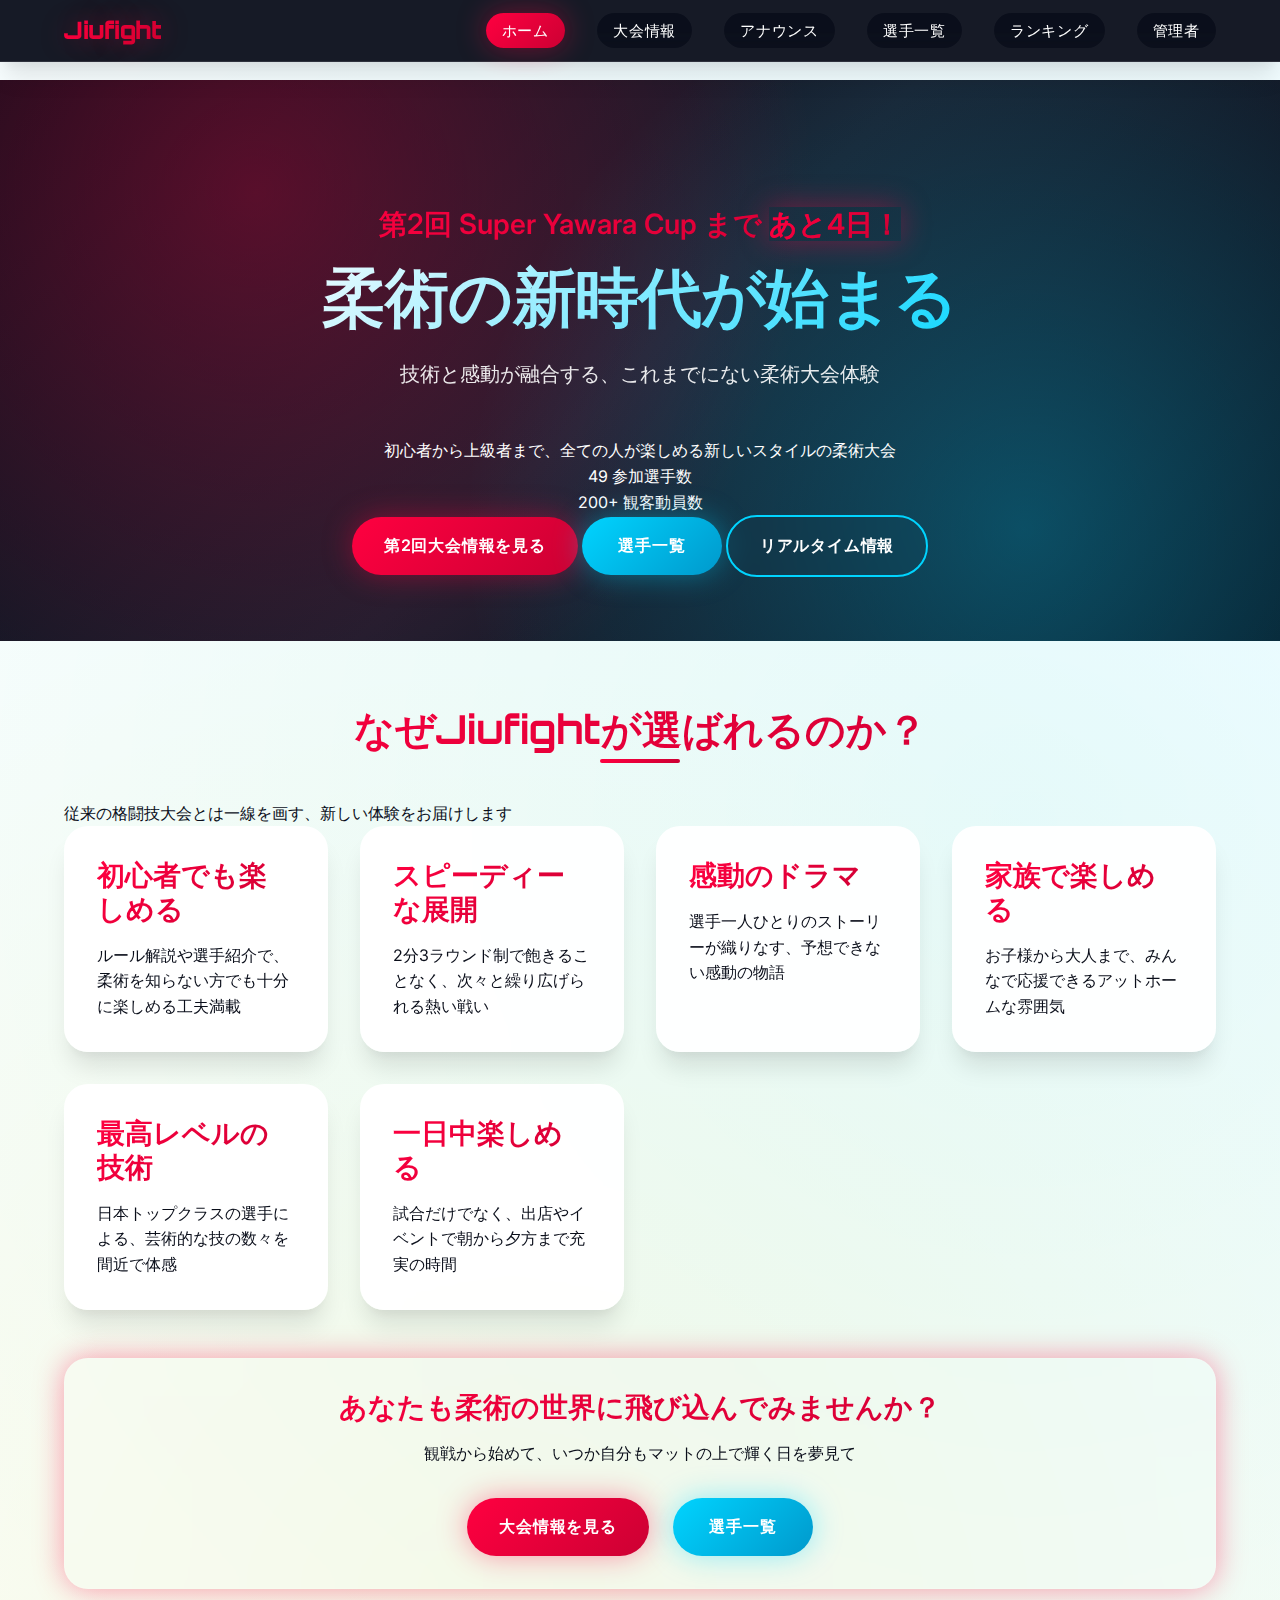
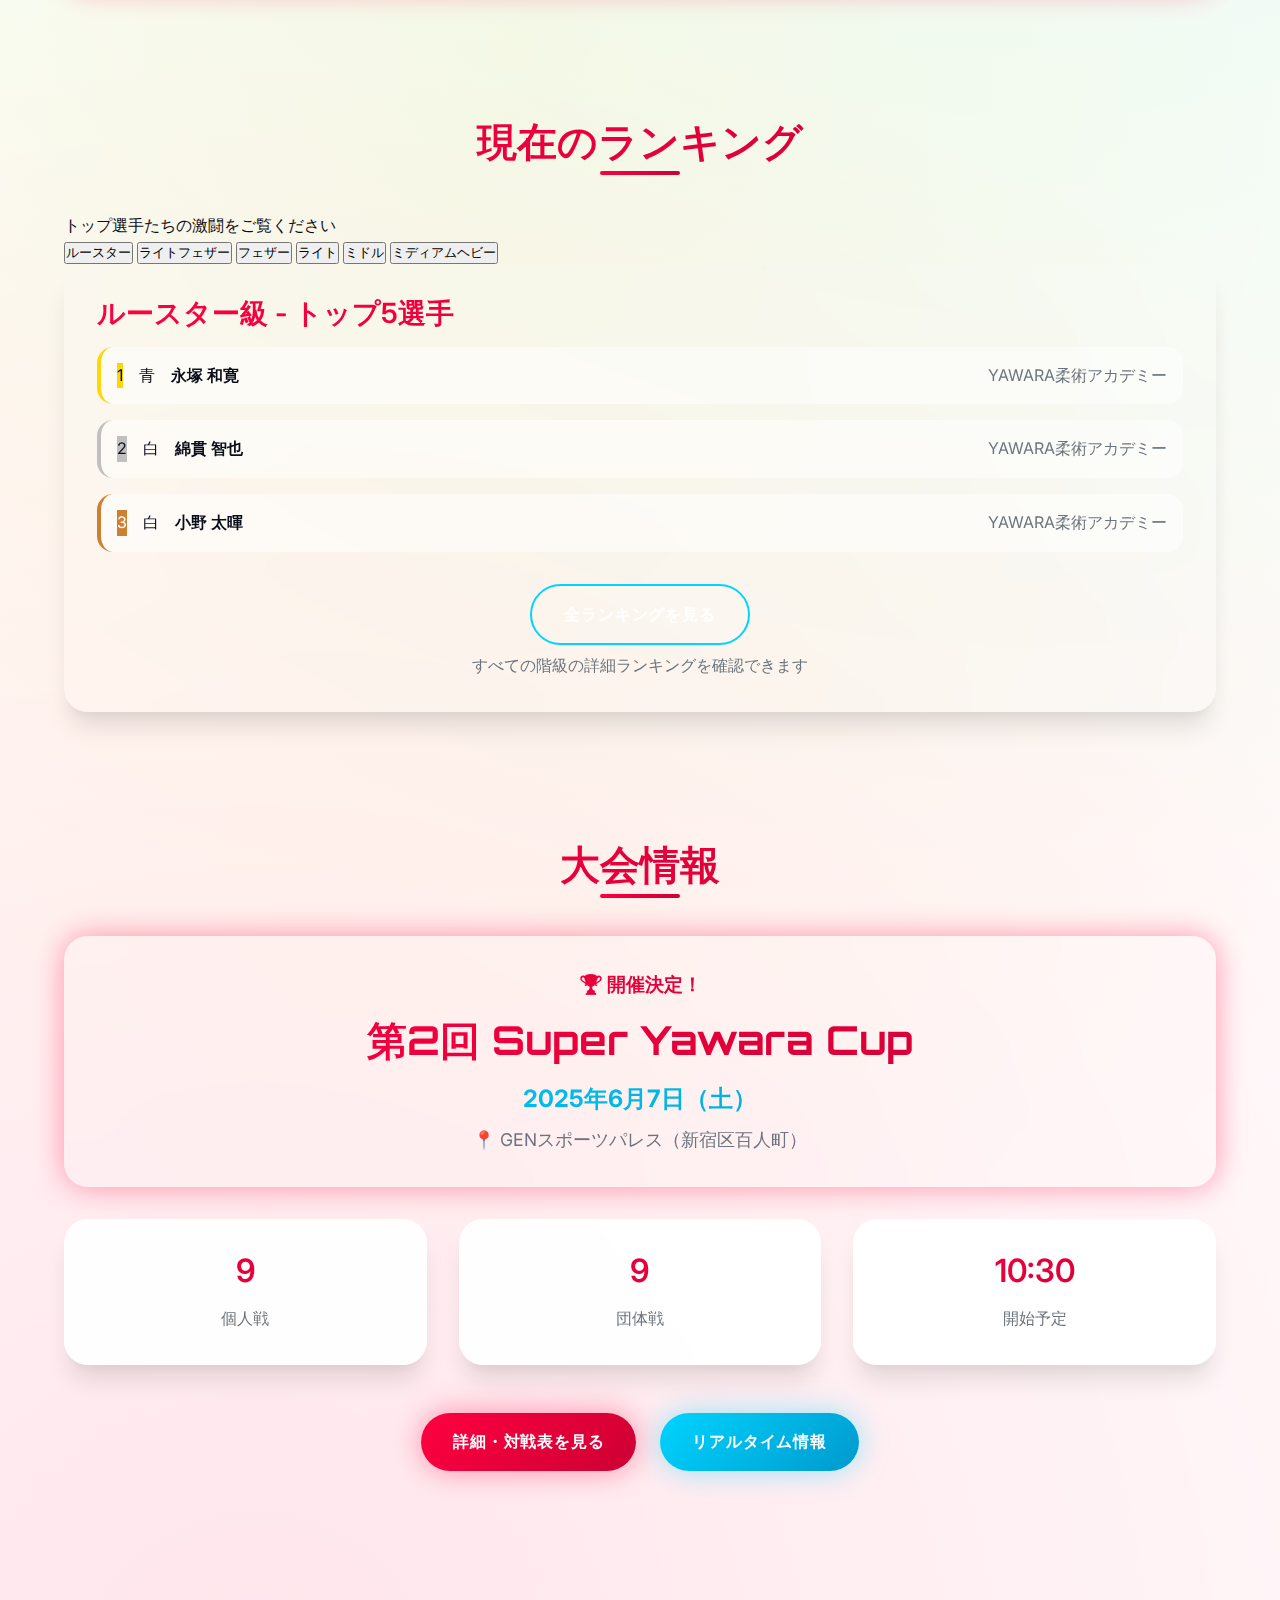
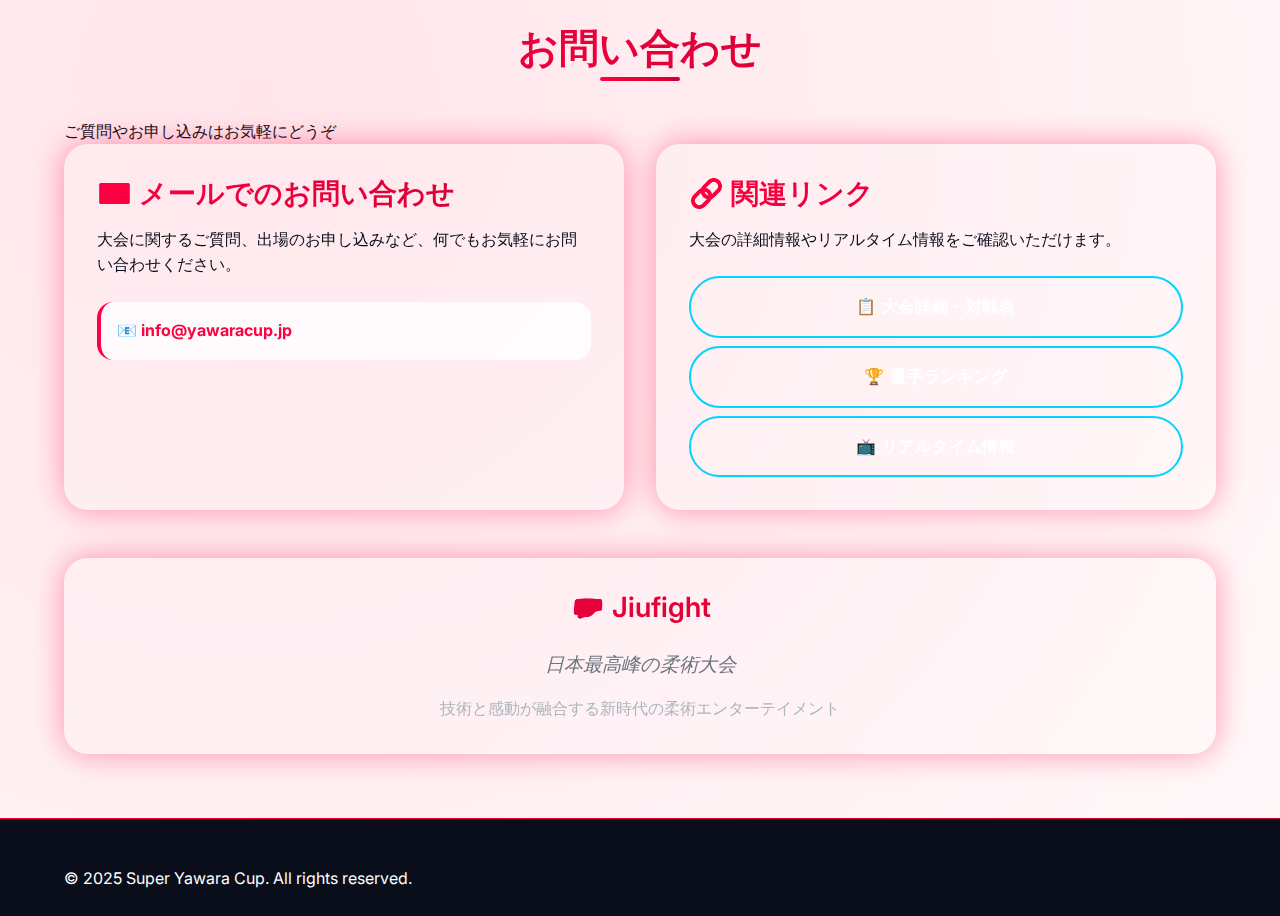
<file: index.html>
<!DOCTYPE html>
<html lang="ja">
<head>
    <meta charset="UTF-8">
    <meta name="viewport" content="width=device-width, initial-scale=1.0">
    <title>🥋 Jiufight - 第2回 Super Yawara Cup 2025 | 日本最高峰の柔術大会</title>
    <meta name="description" content="2025年6月7日開催！初心者から上級者まで楽しめる新しいスタイルの柔術大会。49名の選手が技術と感動を織りなす熱い戦いを繰り広げます。">
    <meta name="keywords" content="柔術,BJJ,ブラジリアン柔術,大会,トーナメント,格闘技,YAWARA,FHR,東京,新宿">
    <meta name="author" content="Jiufight実行委員会">
    
    <!-- OGP Meta Tags -->
    <meta property="og:title" content="🥋 Jiufight - 第2回 Super Yawara Cup 2025">
    <meta property="og:description" content="技術と感動が融合する新時代の柔術大会。2025年6月7日、GENスポーツパレスで開催！">
    <meta property="og:type" content="website">
    <meta property="og:url" content="https://jiufight.com">
    <meta property="og:site_name" content="Jiufight">
    <meta property="og:locale" content="ja_JP">
    
    <!-- Twitter Card -->
    <meta name="twitter:card" content="summary_large_image">
    <meta name="twitter:title" content="🥋 Jiufight - 第2回 Super Yawara Cup 2025">
    <meta name="twitter:description" content="技術と感動が融合する新時代の柔術大会。49名の選手による熱い戦い！">
    
    <!-- Favicon -->
    <link rel="icon" type="image/svg+xml" href="data:image/svg+xml,<svg xmlns='http://www.w3.org/2000/svg' viewBox='0 0 100 100'><text y='.9em' font-size='90'>🥋</text></svg>">
    
    <link rel="stylesheet" href="styles-v2.css">
    <script type="application/ld+json">
    {
        "@context": "https://schema.org",
        "@type": "Event",
        "name": "第2回 Super Yawara Cup",
        "description": "初心者から上級者まで楽しめる新しいスタイルの柔術大会",
        "startDate": "2025-06-07T09:00:00+09:00",
        "endDate": "2025-06-07T15:00:00+09:00",
        "location": {
            "@type": "Place",
            "name": "GENスポーツパレス",
            "address": {
                "@type": "PostalAddress",
                "streetAddress": "百人町2-23-25",
                "addressLocality": "新宿区",
                "addressRegion": "東京都",
                "addressCountry": "日本"
            }
        },
        "organizer": {
            "@type": "Organization",
            "name": "Jiufight実行委員会"
        }
    }
    </script>
</head>
<body>
    <header>
        <nav class="navbar">
            <div class="nav-container">
                <h1 class="logo">Jiufight</h1>
                <button class="mobile-menu-toggle" aria-label="メニュー">
                    <span></span>
                    <span></span>
                    <span></span>
                </button>
                <ul class="nav-menu">
                    <li><a href="index.html" class="active">ホーム</a></li>
                    <li><a href="tournament.html">大会情報</a></li>
                    <li><a href="announcements.html">アナウンス</a></li>
                    <li><a href="fighters.html">選手一覧</a></li>
                    <li><a href="rankings.html">ランキング</a></li>
                    <li><a href="admin.html">管理者</a></li>
                </ul>
            </div>
        </nav>
    </header>

    <main>
        <section class="hero">
            <div class="container">
                <div class="hero-content animate-fade-scale">
                    <div class="countdown animate-pulse">
                        <h3>第2回 Super Yawara Cup まで <span class="days-count text-gradient glow">あと4日！</span></h3>
                    </div>
                    <h1 class="neon-text">柔術の新時代が始まる</h1>
                    <p class="hero-subtitle">技術と感動が融合する、これまでにない柔術大会体験</p>
                    <p class="hero-description">初心者から上級者まで、全ての人が楽しめる新しいスタイルの柔術大会</p>
                <div class="hero-stats">
                    <div class="stat-item">
                        <span class="stat-number">49</span>
                        <span class="stat-label">参加選手数</span>
                    </div>
                    <div class="stat-item">
                        <span class="stat-number">200+</span>
                        <span class="stat-label">観客動員数</span>
                    </div>
                </div>
                    <div class="hero-buttons">
                        <a href="tournament.html" class="btn btn-primary glow">第2回大会情報を見る</a>
                        <a href="fighters.html" class="btn btn-secondary">選手一覧</a>
                        <a href="announcements.html" class="btn btn-outline">リアルタイム情報</a>
                    </div>
                </div>
            </div>
            </div>
        </section>

        <section id="why-jiufight" class="section">
            <div class="container">
                <h2 class="section-title">なぜJiufightが選ばれるのか？</h2>
                <p class="section-subtitle">従来の格闘技大会とは一線を画す、新しい体験をお届けします</p>
                <div class="grid grid-3">
                    <div class="card animate-float">
                        <h3 class="text-gradient">初心者でも楽しめる</h3>
                        <p>ルール解説や選手紹介で、柔術を知らない方でも十分に楽しめる工夫満載</p>
                    </div>
                    <div class="card animate-float">
                        <h3 class="text-gradient">スピーディーな展開</h3>
                        <p>2分3ラウンド制で飽きることなく、次々と繰り広げられる熱い戦い</p>
                    </div>
                    <div class="card animate-float">
                        <h3 class="text-gradient">感動のドラマ</h3>
                        <p>選手一人ひとりのストーリーが織りなす、予想できない感動の物語</p>
                    </div>
                    <div class="card animate-float">
                        <h3 class="text-gradient">家族で楽しめる</h3>
                        <p>お子様から大人まで、みんなで応援できるアットホームな雰囲気</p>
                    </div>
                    <div class="card animate-float">
                        <h3 class="text-gradient">最高レベルの技術</h3>
                        <p>日本トップクラスの選手による、芸術的な技の数々を間近で体感</p>
                    </div>
                    <div class="card animate-float">
                        <h3 class="text-gradient">一日中楽しめる</h3>
                        <p>試合だけでなく、出店やイベントで朝から夕方まで充実の時間</p>
                    </div>
                </div>
                
                <div class="card glass glow" style="text-align: center; margin-top: var(--space-2xl);">
                    <h3 class="text-gradient">あなたも柔術の世界に飛び込んでみませんか？</h3>
                    <p style="margin-bottom: var(--space-xl);">観戦から始めて、いつか自分もマットの上で輝く日を夢見て</p>
                    <div style="display: flex; gap: var(--space-lg); justify-content: center; flex-wrap: wrap;">
                        <a href="tournament.html" class="btn btn-primary glow">大会情報を見る</a>
                        <a href="fighters.html" class="btn btn-secondary">選手一覧</a>
                    </div>
                </div>
            </div>
        </section>

        <section id="rankings" class="section rankings-section">
            <div class="container">
                <h2 class="section-title">現在のランキング</h2>
                <p class="section-subtitle">トップ選手たちの激闘をご覧ください</p>
                <div class="weight-class-tabs">
                    <button class="weight-tab active" data-weight="rooster">ルースター</button>
                    <button class="weight-tab" data-weight="light-feather">ライトフェザー</button>
                    <button class="weight-tab" data-weight="feather">フェザー</button>
                    <button class="weight-tab" data-weight="light">ライト</button>
                    <button class="weight-tab" data-weight="middle">ミドル</button>
                    <button class="weight-tab" data-weight="medium-heavy">ミディアムヘビー</button>
                </div>
                <div class="card glass">
                    <h3 class="text-gradient">ルースター級 - トップ5選手</h3>
                    <div class="grid grid-1" style="gap: var(--space-md);">
                        <div style="display: flex; align-items: center; gap: var(--space-md); padding: var(--space-md); background: rgba(255,255,255,0.5); border-radius: var(--border-radius); border-left: 4px solid var(--gold);">
                            <span class="rank-number" style="background: var(--gold); color: var(--text-color);">1</span>
                            <span class="belt-badge blue">青</span>
                            <strong>永塚 和寛</strong>
                            <span style="margin-left: auto; color: var(--text-light);">YAWARA柔術アカデミー</span>
                        </div>
                        <div style="display: flex; align-items: center; gap: var(--space-md); padding: var(--space-md); background: rgba(255,255,255,0.5); border-radius: var(--border-radius); border-left: 4px solid #c0c0c0;">
                            <span class="rank-number" style="background: #c0c0c0; color: var(--text-color);">2</span>
                            <span class="belt-badge white">白</span>
                            <strong>綿貫 智也</strong>
                            <span style="margin-left: auto; color: var(--text-light);">YAWARA柔術アカデミー</span>
                        </div>
                        <div style="display: flex; align-items: center; gap: var(--space-md); padding: var(--space-md); background: rgba(255,255,255,0.5); border-radius: var(--border-radius); border-left: 4px solid #cd7f32;">
                            <span class="rank-number" style="background: #cd7f32; color: var(--text-white);">3</span>
                            <span class="belt-badge white">白</span>
                            <strong>小野 太暉</strong>
                            <span style="margin-left: auto; color: var(--text-light);">YAWARA柔術アカデミー</span>
                        </div>
                    </div>
                    <div style="text-align: center; margin-top: var(--space-xl);">
                        <a href="rankings.html" class="btn btn-outline">全ランキングを見る</a>
                        <p style="margin-top: var(--space-sm); color: var(--text-light);">すべての階級の詳細ランキングを確認できます</p>
                    </div>
                </div>
            </div>
        </section>


        <section id="tournament-info" class="section">
            <div class="container">
                <h2 class="section-title">大会情報</h2>
                
                <div class="card glass glow animate-fade-scale" style="text-align: center; margin-bottom: var(--space-xl);">
                    <div style="background: var(--bg-gradient-primary); -webkit-background-clip: text; -webkit-text-fill-color: transparent; background-clip: text; font-size: 1.2rem; font-weight: var(--font-weight-bold); margin-bottom: var(--space-md);">🏆 開催決定！</div>
                    <h2 style="font-family: var(--font-display); font-size: 2.5rem; margin-bottom: var(--space-md);">第2回 Super Yawara Cup</h2>
                    <div style="background: var(--bg-gradient-secondary); -webkit-background-clip: text; -webkit-text-fill-color: transparent; background-clip: text; font-size: 1.5rem; font-weight: var(--font-weight-bold); margin-bottom: var(--space-sm);">2025年6月7日（土）</div>
                    <p style="color: var(--text-light); font-size: 1.1rem;">📍 GENスポーツパレス（新宿区百人町）</p>
                </div>
                
                <div class="grid grid-3">
                    <div class="card animate-float">
                        <h3 class="text-gradient" style="font-size: 2rem; text-align: center;">9</h3>
                        <p style="text-align: center; color: var(--text-light); font-weight: var(--font-weight-medium);">個人戦</p>
                    </div>
                    <div class="card animate-float">
                        <h3 class="text-gradient" style="font-size: 2rem; text-align: center;">9</h3>
                        <p style="text-align: center; color: var(--text-light); font-weight: var(--font-weight-medium);">団体戦</p>
                    </div>
                    <div class="card animate-float">
                        <h3 class="text-gradient" style="font-size: 2rem; text-align: center;">10:30</h3>
                        <p style="text-align: center; color: var(--text-light); font-weight: var(--font-weight-medium);">開始予定</p>
                    </div>
                </div>
                
                <div style="text-align: center; margin-top: var(--space-2xl);">
                    <div style="display: flex; gap: var(--space-lg); justify-content: center; flex-wrap: wrap; margin-bottom: var(--space-lg);">
                        <a href="tournament.html" class="btn btn-primary glow">詳細・対戦表を見る</a>
                        <a href="announcements.html" class="btn btn-secondary">リアルタイム情報</a>
                    </div>
                </div>
            </div>
        </section>

        <section id="contact" class="section contact-section">
            <div class="container">
                <h2 class="section-title">お問い合わせ</h2>
                <p class="section-subtitle">ご質問やお申し込みはお気軽にどうぞ</p>
                
                <div class="grid grid-2">
                    <div class="card glass glow animate-float">
                        <h3 class="text-gradient">💌 メールでのお問い合わせ</h3>
                        <p style="margin-bottom: var(--space-lg);">大会に関するご質問、出場のお申し込みなど、何でもお気軽にお問い合わせください。</p>
                        <div style="background: rgba(255, 255, 255, 0.8); padding: var(--space-md); border-radius: var(--border-radius); border-left: 4px solid var(--primary-color);">
                            <strong style="color: var(--primary-color);">📧 info@yawaracup.jp</strong>
                        </div>
                    </div>
                    
                    <div class="card glass glow animate-float">
                        <h3 class="text-gradient">🔗 関連リンク</h3>
                        <p style="margin-bottom: var(--space-lg);">大会の詳細情報やリアルタイム情報をご確認いただけます。</p>
                        <div style="display: flex; flex-direction: column; gap: var(--space-sm);">
                            <a href="tournament.html" class="btn btn-outline" style="margin: 0;">📋 大会詳細・対戦表</a>
                            <a href="rankings.html" class="btn btn-outline" style="margin: 0;">🏆 選手ランキング</a>
                            <a href="announcements.html" class="btn btn-outline" style="margin: 0;">📺 リアルタイム情報</a>
                        </div>
                    </div>
                </div>
                
                <div class="card glass glow" style="text-align: center; margin-top: var(--space-2xl);">
                    <h3 class="text-gradient" style="margin-bottom: var(--space-lg);">🤛 Jiufight</h3>
                    <p style="font-size: 1.2rem; color: var(--text-light); font-style: italic;">日本最高峰の柔術大会</p>
                    <p style="margin-top: var(--space-md); color: var(--text-muted);">技術と感動が融合する新時代の柔術エンターテイメント</p>
                </div>
            </div>
        </section>
    </main>

    <footer>
        <div class="container">
            <p>&copy; 2025 Super Yawara Cup. All rights reserved.</p>
        </div>
    </footer>

    <script src="script.js"></script>
    <script>
        // Load ranking data dynamically
        document.addEventListener('DOMContentLoaded', () => {
            loadRankingPreview();
        });

        function loadRankingPreview() {
            // Weight class rankings data
            const rankingsData = {
                'rooster': [
                    { rank: 1, name: '永塚 和寛', nickname: '永塚', belt: 'blue', dojo: 'YAWARA柔術アカデミー', wins: 0, losses: 0 },
                    { rank: 2, name: '綿貫 智也', nickname: '綿貫', belt: 'white', dojo: 'YAWARA柔術アカデミー', wins: 0, losses: 0 },
                    { rank: 3, name: '小野 太暉', nickname: '', belt: 'white', dojo: 'YAWARA柔術アカデミー', wins: 0, losses: 0 },
                    { rank: 4, name: '馬場 祐次', nickname: '焼肉古今の司令塔ばばちゃん', belt: 'white', dojo: 'YAWARA柔術アカデミー', wins: 0, losses: 0 },
                    { rank: 5, name: '松下 ともゆき', nickname: '松下', belt: 'white', dojo: 'YAWARA柔術アカデミー', wins: 0, losses: 0 }
                ],
                'light-feather': [
                    { rank: 1, name: '野島 繁昭', nickname: '', belt: 'purple', dojo: 'YAWARA柔術アカデミー', wins: 0, losses: 0 },
                    { rank: 2, name: '渡辺 晋', nickname: '', belt: 'blue', dojo: 'YAWARA柔術アカデミー', wins: 0, losses: 0 },
                    { rank: 3, name: '西尾 健斗', nickname: '', belt: 'blue', dojo: 'YAWARA柔術アカデミー', wins: 0, losses: 0 },
                    { rank: 4, name: 'シンヤ', nickname: '', belt: 'purple', dojo: 'FHR', wins: 0, losses: 0 },
                    { rank: 5, name: '公文 卓馬', nickname: '', belt: 'purple', dojo: 'YAWARA柔術アカデミー', wins: 0, losses: 0 }
                ],
                'feather': [
                    { rank: 1, name: 'Leander De Souza', nickname: 'Le', belt: 'purple', dojo: 'FHR', wins: 0, losses: 0 },
                    { rank: 2, name: '河野 裕也', nickname: '', belt: 'purple', dojo: 'YAWARA柔術アカデミー', wins: 0, losses: 0 },
                    { rank: 3, name: '中西 亮介', nickname: '', belt: 'blue', dojo: 'YAWARA柔術アカデミー', wins: 0, losses: 0 },
                    { rank: 4, name: '秋山 紳右衛門', nickname: '', belt: 'blue', dojo: 'YAWARA柔術アカデミー', wins: 0, losses: 0 },
                    { rank: 5, name: '武田 好史', nickname: '', belt: 'white', dojo: 'YAWARA柔術アカデミー', wins: 0, losses: 0 }
                ],
                'light': [
                    { rank: 1, name: '松木 フェルナンド', nickname: '', belt: 'black', dojo: 'FHR', wins: 0, losses: 0, special: '⭐' },
                    { rank: 2, name: '原田 大樹', nickname: '', belt: 'black', dojo: 'FHR', wins: 0, losses: 0 },
                    { rank: 3, name: '田邊 大吾', nickname: '', belt: 'blue', dojo: 'YAWARA柔術アカデミー', wins: 0, losses: 0 },
                    { rank: 4, name: 'kentaroh Awata', nickname: '', belt: 'blue', dojo: 'YAWARA柔術アカデミー', wins: 0, losses: 0 },
                    { rank: 5, name: '岡島 悠裕', nickname: 'スマイリー岡島', belt: 'blue', dojo: 'YAWARA柔術アカデミー', wins: 0, losses: 0 }
                ],
                'middle': [
                    { rank: 1, name: 'Hideki Da Silva', nickname: 'Hi', belt: 'brown', dojo: 'FHR', wins: 0, losses: 0 },
                    { rank: 2, name: 'サコ', nickname: '', belt: 'blue', dojo: 'YAWARA柔術アカデミー', wins: 0, losses: 0 },
                    { rank: 3, name: '岩月 穂波', nickname: '', belt: 'white', dojo: 'YAWARA柔術アカデミー', wins: 0, losses: 0 },
                    { rank: 4, name: '中路 拓也', nickname: '', belt: 'white', dojo: 'YAWARA柔術アカデミー', wins: 0, losses: 0 },
                    { rank: 5, name: '井柳 俊紀', nickname: '', belt: 'white', dojo: 'YAWARA柔術アカデミー', wins: 0, losses: 0 }
                ],
                'medium-heavy': [
                    { rank: 1, name: '三木 善靖', nickname: '', belt: 'purple', dojo: 'YAWARA柔術アカデミー', wins: 0, losses: 0 },
                    { rank: 2, name: '佐藤 篤史', nickname: '', belt: 'blue', dojo: 'YAWARA柔術アカデミー', wins: 0, losses: 0 },
                    { rank: 3, name: '宮本 博之', nickname: 'いにしえのドリーマー宮本', belt: 'blue', dojo: 'YAWARA柔術アカデミー', wins: 0, losses: 0 }
                ]
            };

            let currentWeight = 'rooster';
            
            // Set up weight class tabs
            const tabs = document.querySelectorAll('.weight-tab');
            tabs.forEach(tab => {
                tab.addEventListener('click', () => {
                    tabs.forEach(t => t.classList.remove('active'));
                    tab.classList.add('active');
                    currentWeight = tab.dataset.weight;
                    updateRankingTable(currentWeight);
                });
            });

            function updateRankingTable(weightClass) {
                const tableBody = document.querySelector('.ranking-table tbody');
                const weightClassNames = {
                    'rooster': 'ルースター',
                    'light-feather': 'ライトフェザー',
                    'feather': 'フェザー',
                    'light': 'ライト',
                    'middle': 'ミドル',
                    'medium-heavy': 'ミディアムヘビー'
                };

                // Update title
                document.querySelector('.ranking-table-preview h3').textContent = `${weightClassNames[weightClass]}級 - トップ5選手`;

                // Update table content
                const rankings = rankingsData[weightClass] || [];
                tableBody.innerHTML = rankings.slice(0, 5).map(fighter => {
                    const beltColors = {
                        'white': '白',
                        'blue': '青',
                        'purple': '紫',
                        'brown': '茶',
                        'black': '黒'
                    };
                    
                    return `
                        <tr>
                            <td>${fighter.rank}</td>
                            <td><div class="fighter-avatar"></div></td>
                            <td><span class="belt-indicator belt-${fighter.belt}">${beltColors[fighter.belt]}</span></td>
                            <td>${fighter.name}${fighter.special ? ' ' + fighter.special : ''}</td>
                            <td>${fighter.dojo}</td>
                            <td>${fighter.wins}勝${fighter.losses}敗</td>
                        </tr>
                    `;
                }).join('');
            }

            // Initialize with rooster weight class
            updateRankingTable('rooster');
        }
    </script>
</body>
</html>
</file>
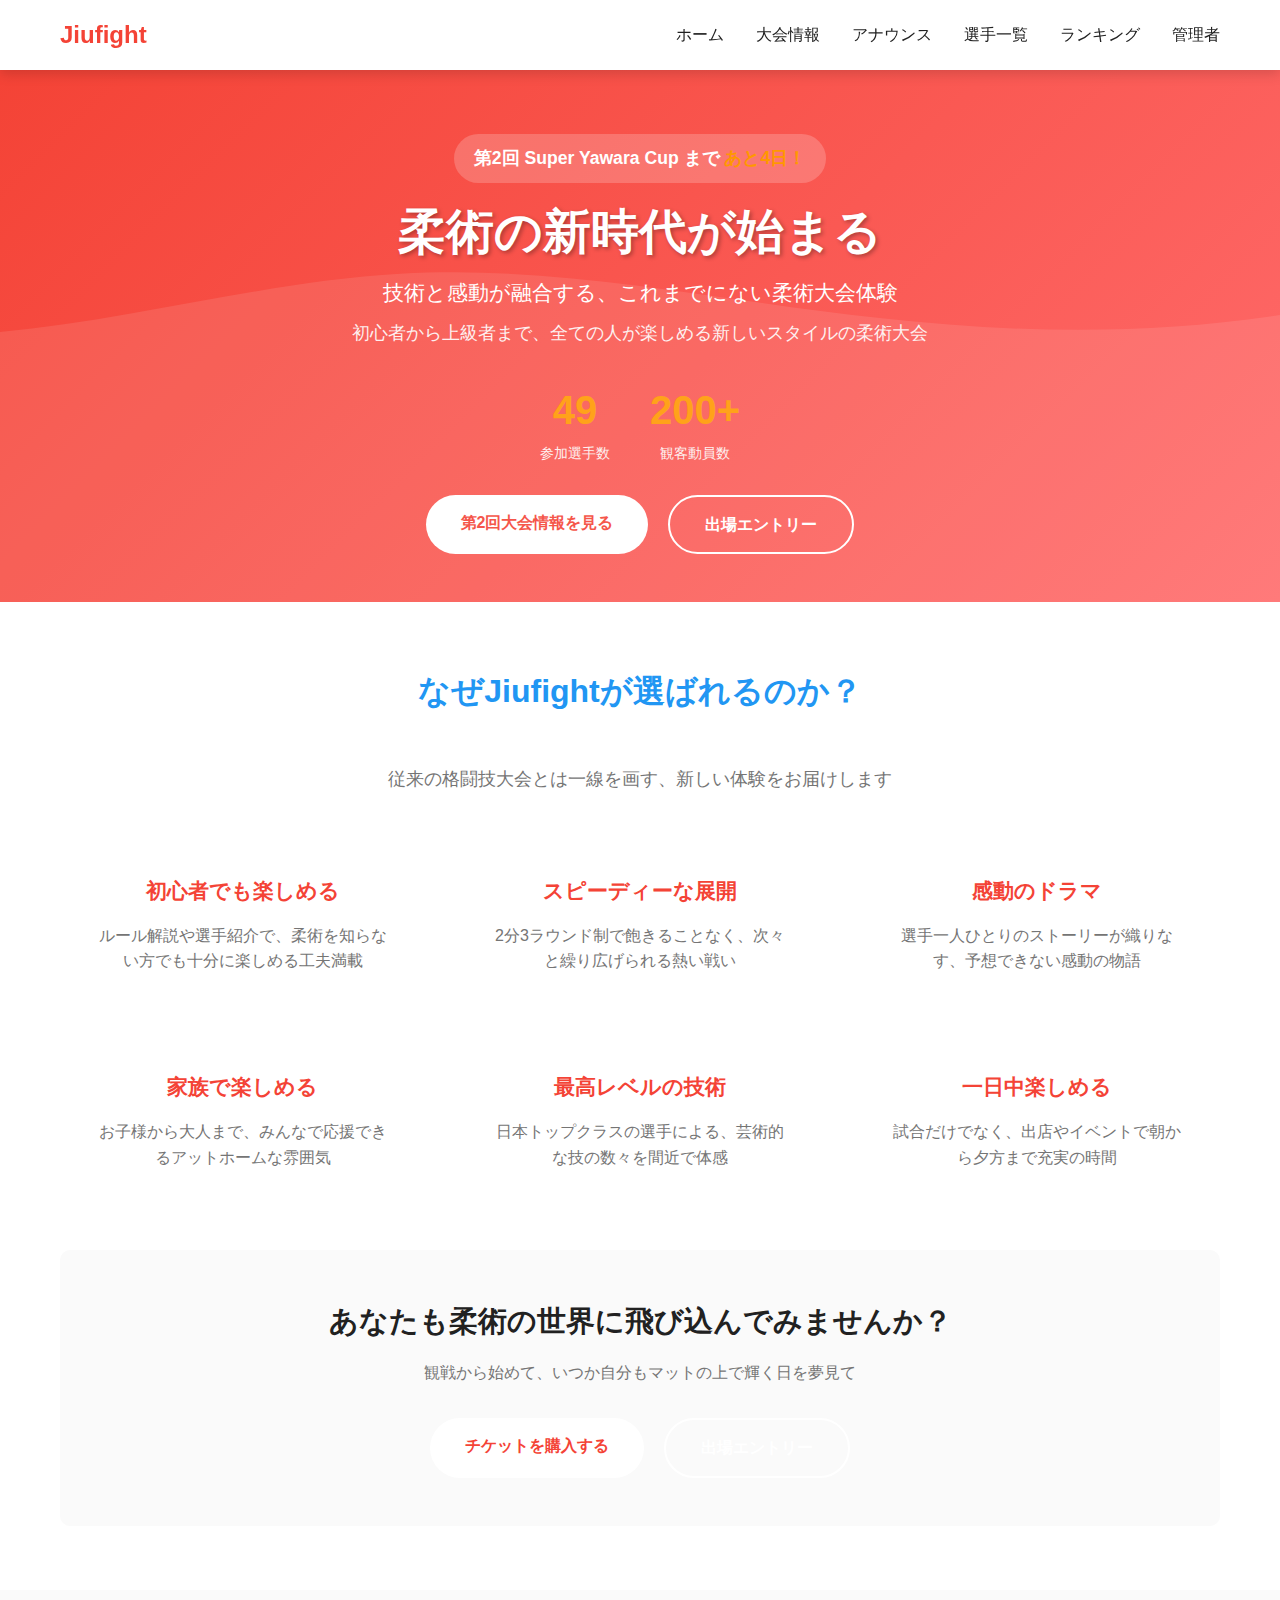
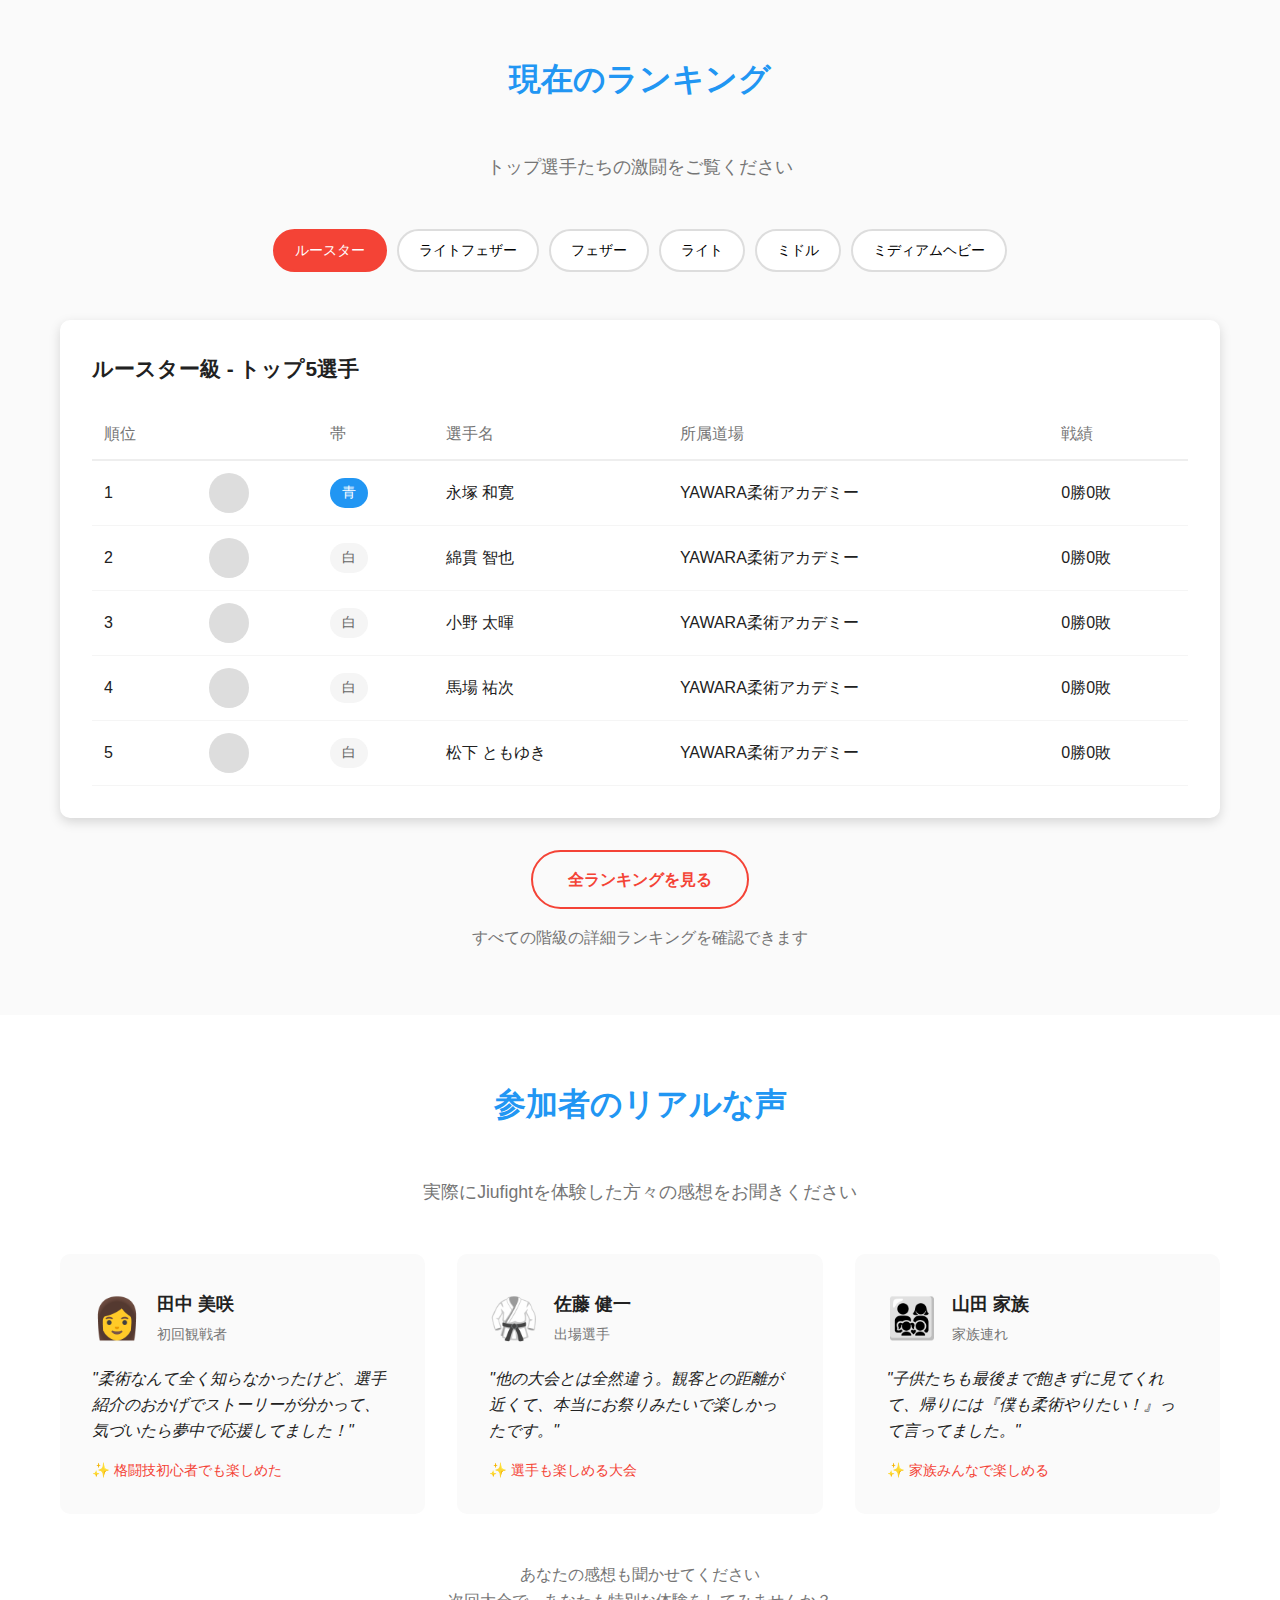
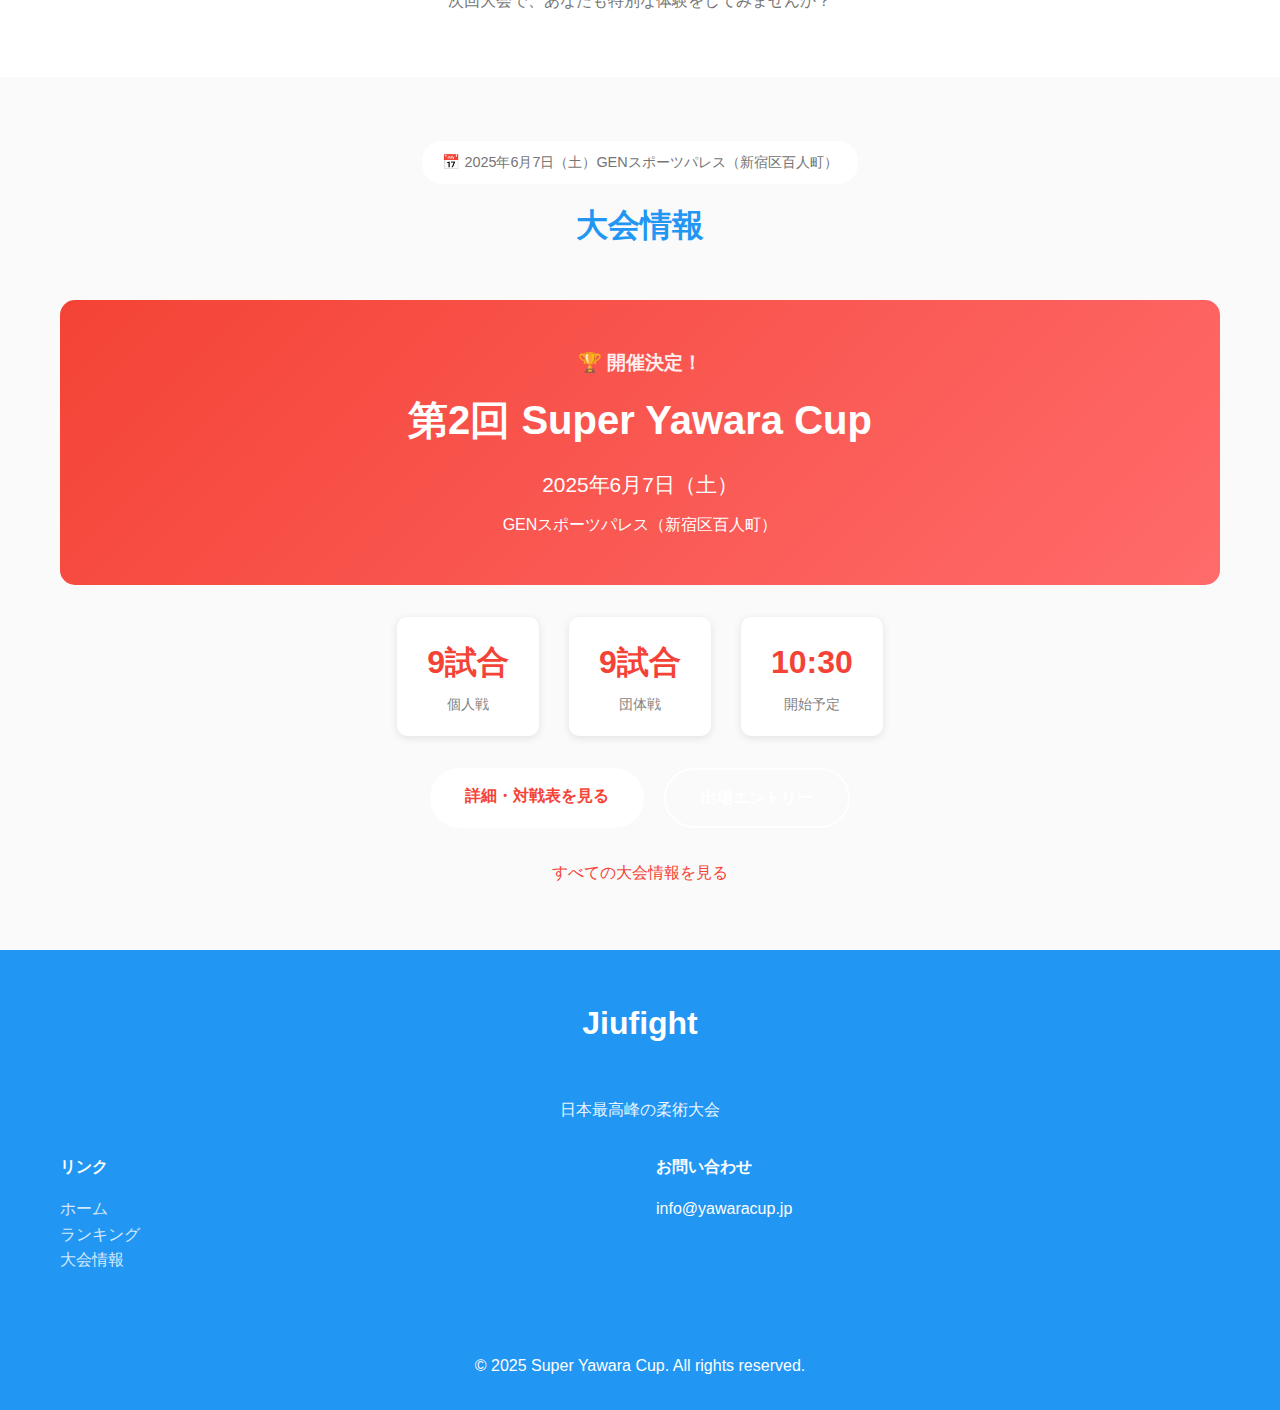
<file: jiufight/index.html>
<!DOCTYPE html>
<html lang="ja">
<head>
    <meta charset="UTF-8">
    <meta name="viewport" content="width=device-width, initial-scale=1.0">
    <title>Jiufight - 第2回 Super Yawara Cup 2025</title>
    <link rel="stylesheet" href="styles.css">
    <script type="application/ld+json">
    {
        "@context": "https://schema.org",
        "@type": "Event",
        "name": "第2回 Super Yawara Cup",
        "description": "初心者から上級者まで楽しめる新しいスタイルの柔術大会",
        "startDate": "2025-06-07T09:00:00+09:00",
        "endDate": "2025-06-07T15:00:00+09:00",
        "location": {
            "@type": "Place",
            "name": "GENスポーツパレス",
            "address": {
                "@type": "PostalAddress",
                "streetAddress": "百人町2-23-25",
                "addressLocality": "新宿区",
                "addressRegion": "東京都",
                "addressCountry": "日本"
            }
        },
        "organizer": {
            "@type": "Organization",
            "name": "Jiufight実行委員会"
        }
    }
    </script>
</head>
<body>
    <header>
        <nav class="navbar">
            <div class="nav-container">
                <h1 class="logo">Jiufight</h1>
                <button class="mobile-menu-toggle" aria-label="メニュー">
                    <span></span>
                    <span></span>
                    <span></span>
                </button>
                <ul class="nav-menu">
                    <li><a href="index.html" class="active">ホーム</a></li>
                    <li><a href="tournament.html">大会情報</a></li>
                    <li><a href="announcements.html">アナウンス</a></li>
                    <li><a href="fighters.html">選手一覧</a></li>
                    <li><a href="rankings.html">ランキング</a></li>
                    <li><a href="admin.html">管理者</a></li>
                </ul>
            </div>
        </nav>
    </header>

    <main>
        <section class="hero">
            <div class="hero-content">
                <div class="countdown">
                    <h3>第2回 Super Yawara Cup まで <span class="days-count">あと4日！</span></h3>
                </div>
                <h2>柔術の新時代が始まる</h2>
                <p class="hero-subtitle">技術と感動が融合する、これまでにない柔術大会体験</p>
                <p class="hero-description">初心者から上級者まで、全ての人が楽しめる新しいスタイルの柔術大会</p>
                <div class="hero-stats">
                    <div class="stat-item">
                        <span class="stat-number">49</span>
                        <span class="stat-label">参加選手数</span>
                    </div>
                    <div class="stat-item">
                        <span class="stat-number">200+</span>
                        <span class="stat-label">観客動員数</span>
                    </div>
                </div>
                <div class="hero-buttons">
                    <a href="tournament.html" class="cta-button primary">第2回大会情報を見る</a>
                    <a href="#registration" class="cta-button secondary">出場エントリー</a>
                </div>
            </div>
        </section>

        <section id="why-jiufight" class="section">
            <div class="container">
                <h2 class="section-title">なぜJiufightが選ばれるのか？</h2>
                <p class="section-subtitle">従来の格闘技大会とは一線を画す、新しい体験をお届けします</p>
                <div class="features-grid">
                    <div class="feature-card">
                        <h3>初心者でも楽しめる</h3>
                        <p>ルール解説や選手紹介で、柔術を知らない方でも十分に楽しめる工夫満載</p>
                    </div>
                    <div class="feature-card">
                        <h3>スピーディーな展開</h3>
                        <p>2分3ラウンド制で飽きることなく、次々と繰り広げられる熱い戦い</p>
                    </div>
                    <div class="feature-card">
                        <h3>感動のドラマ</h3>
                        <p>選手一人ひとりのストーリーが織りなす、予想できない感動の物語</p>
                    </div>
                    <div class="feature-card">
                        <h3>家族で楽しめる</h3>
                        <p>お子様から大人まで、みんなで応援できるアットホームな雰囲気</p>
                    </div>
                    <div class="feature-card">
                        <h3>最高レベルの技術</h3>
                        <p>日本トップクラスの選手による、芸術的な技の数々を間近で体感</p>
                    </div>
                    <div class="feature-card">
                        <h3>一日中楽しめる</h3>
                        <p>試合だけでなく、出店やイベントで朝から夕方まで充実の時間</p>
                    </div>
                </div>
                <div class="cta-section">
                    <h3>あなたも柔術の世界に飛び込んでみませんか？</h3>
                    <p>観戦から始めて、いつか自分もマットの上で輝く日を夢見て</p>
                    <div class="cta-buttons">
                        <a href="#tickets" class="cta-button primary">チケットを購入する</a>
                        <a href="#registration" class="cta-button secondary">出場エントリー</a>
                    </div>
                </div>
            </div>
        </section>

        <section id="rankings" class="section rankings-section">
            <div class="container">
                <h2 class="section-title">現在のランキング</h2>
                <p class="section-subtitle">トップ選手たちの激闘をご覧ください</p>
                <div class="weight-class-tabs">
                    <button class="weight-tab active" data-weight="rooster">ルースター</button>
                    <button class="weight-tab" data-weight="light-feather">ライトフェザー</button>
                    <button class="weight-tab" data-weight="feather">フェザー</button>
                    <button class="weight-tab" data-weight="light">ライト</button>
                    <button class="weight-tab" data-weight="middle">ミドル</button>
                    <button class="weight-tab" data-weight="medium-heavy">ミディアムヘビー</button>
                </div>
                <div class="ranking-table-preview">
                    <h3>ルースター級 - トップ5選手</h3>
                    <table class="ranking-table">
                        <thead>
                            <tr>
                                <th>順位</th>
                                <th></th>
                                <th>帯</th>
                                <th>選手名</th>
                                <th>所属道場</th>
                                <th>戦績</th>
                            </tr>
                        </thead>
                        <tbody>
                            <tr>
                                <td>1</td>
                                <td><div class="fighter-avatar"></div></td>
                                <td><span class="belt-indicator belt-blue">青</span></td>
                                <td>永塚 和寛</td>
                                <td>YAWARA柔術アカデミー</td>
                                <td>0勝0敗</td>
                            </tr>
                            <tr>
                                <td>2</td>
                                <td><div class="fighter-avatar"></div></td>
                                <td><span class="belt-indicator belt-white">白</span></td>
                                <td>綿貫 智也</td>
                                <td>YAWARA柔術アカデミー</td>
                                <td>0勝0敗</td>
                            </tr>
                            <tr>
                                <td>3</td>
                                <td><div class="fighter-avatar"></div></td>
                                <td><span class="belt-indicator belt-white">白</span></td>
                                <td>小野 太暉</td>
                                <td>YAWARA柔術アカデミー</td>
                                <td>0勝0敗</td>
                            </tr>
                            <tr>
                                <td>4</td>
                                <td><div class="fighter-avatar"></div></td>
                                <td><span class="belt-indicator belt-white">白</span></td>
                                <td>馬場 祐次</td>
                                <td>YAWARA柔術アカデミー</td>
                                <td>0勝0敗</td>
                            </tr>
                            <tr>
                                <td>5</td>
                                <td><div class="fighter-avatar"></div></td>
                                <td><span class="belt-indicator belt-white">白</span></td>
                                <td>松下 ともゆき</td>
                                <td>YAWARA柔術アカデミー</td>
                                <td>0勝0敗</td>
                            </tr>
                        </tbody>
                    </table>
                </div>
                <div class="ranking-cta">
                    <a href="rankings.html" class="cta-button outline">全ランキングを見る</a>
                    <p>すべての階級の詳細ランキングを確認できます</p>
                </div>
            </div>
        </section>

        <section id="testimonials" class="section testimonials-section">
            <div class="container">
                <h2 class="section-title">参加者のリアルな声</h2>
                <p class="section-subtitle">実際にJiufightを体験した方々の感想をお聞きください</p>
                <div class="testimonials-grid">
                    <div class="testimonial-card">
                        <div class="testimonial-header">
                            <span class="testimonial-icon">👩</span>
                            <div>
                                <h4>田中 美咲</h4>
                                <p class="testimonial-role">初回観戦者</p>
                            </div>
                        </div>
                        <p class="testimonial-content">"柔術なんて全く知らなかったけど、選手紹介のおかげでストーリーが分かって、気づいたら夢中で応援してました！"</p>
                        <p class="testimonial-highlight">✨ 格闘技初心者でも楽しめた</p>
                    </div>
                    <div class="testimonial-card">
                        <div class="testimonial-header">
                            <span class="testimonial-icon">🥋</span>
                            <div>
                                <h4>佐藤 健一</h4>
                                <p class="testimonial-role">出場選手</p>
                            </div>
                        </div>
                        <p class="testimonial-content">"他の大会とは全然違う。観客との距離が近くて、本当にお祭りみたいで楽しかったです。"</p>
                        <p class="testimonial-highlight">✨ 選手も楽しめる大会</p>
                    </div>
                    <div class="testimonial-card">
                        <div class="testimonial-header">
                            <span class="testimonial-icon">👨‍👩‍👧‍👦</span>
                            <div>
                                <h4>山田 家族</h4>
                                <p class="testimonial-role">家族連れ</p>
                            </div>
                        </div>
                        <p class="testimonial-content">"子供たちも最後まで飽きずに見てくれて、帰りには『僕も柔術やりたい！』って言ってました。"</p>
                        <p class="testimonial-highlight">✨ 家族みんなで楽しめる</p>
                    </div>
                </div>
                <div class="testimonial-cta">
                    <p>あなたの感想も聞かせてください</p>
                    <p>次回大会で、あなたも特別な体験をしてみませんか？</p>
                </div>
            </div>
        </section>

        <section id="tournament-info" class="section tournament-info-section">
            <div class="container">
                <div class="tournament-header">
                    <span class="tournament-date">📅 2025年6月7日（土）GENスポーツパレス（新宿区百人町）</span>
                    <h2 class="section-title">大会情報</h2>
                </div>
                <div class="tournament-banner">
                    <h3>🏆 開催決定！</h3>
                    <h2>第2回 Super Yawara Cup</h2>
                    <p class="tournament-date-large">2025年6月7日（土）</p>
                    <p>GENスポーツパレス（新宿区百人町）</p>
                </div>
                <div class="match-stats">
                    <div class="stat-box">
                        <span class="stat-number">9試合</span>
                        <span class="stat-label">個人戦</span>
                    </div>
                    <div class="stat-box">
                        <span class="stat-number">9試合</span>
                        <span class="stat-label">団体戦</span>
                    </div>
                    <div class="stat-box">
                        <span class="stat-number">10:30</span>
                        <span class="stat-label">開始予定</span>
                    </div>
                </div>
                <div class="tournament-actions">
                    <a href="tournament.html" class="cta-button primary">詳細・対戦表を見る</a>
                    <a href="#registration" class="cta-button secondary">出場エントリー</a>
                </div>
                <div class="all-tournaments-link">
                    <a href="tournaments-list.html">すべての大会情報を見る</a>
                </div>
            </div>
        </section>

        <section id="contact" class="section contact-section">
            <div class="container">
                <h2 class="section-title">Jiufight</h2>
                <p class="tagline">日本最高峰の柔術大会</p>
                <div class="footer-content">
                    <div class="footer-links">
                        <h4>リンク</h4>
                        <ul>
                            <li><a href="index.html">ホーム</a></li>
                            <li><a href="rankings.html">ランキング</a></li>
                            <li><a href="tournament.html">大会情報</a></li>
                        </ul>
                    </div>
                    <div class="footer-contact">
                        <h4>お問い合わせ</h4>
                        <p>info@yawaracup.jp</p>
                    </div>
                </div>
            </div>
        </section>
    </main>

    <footer>
        <div class="container">
            <p>&copy; 2025 Super Yawara Cup. All rights reserved.</p>
        </div>
    </footer>

    <script src="script.js"></script>
</body>
</html>
</file>
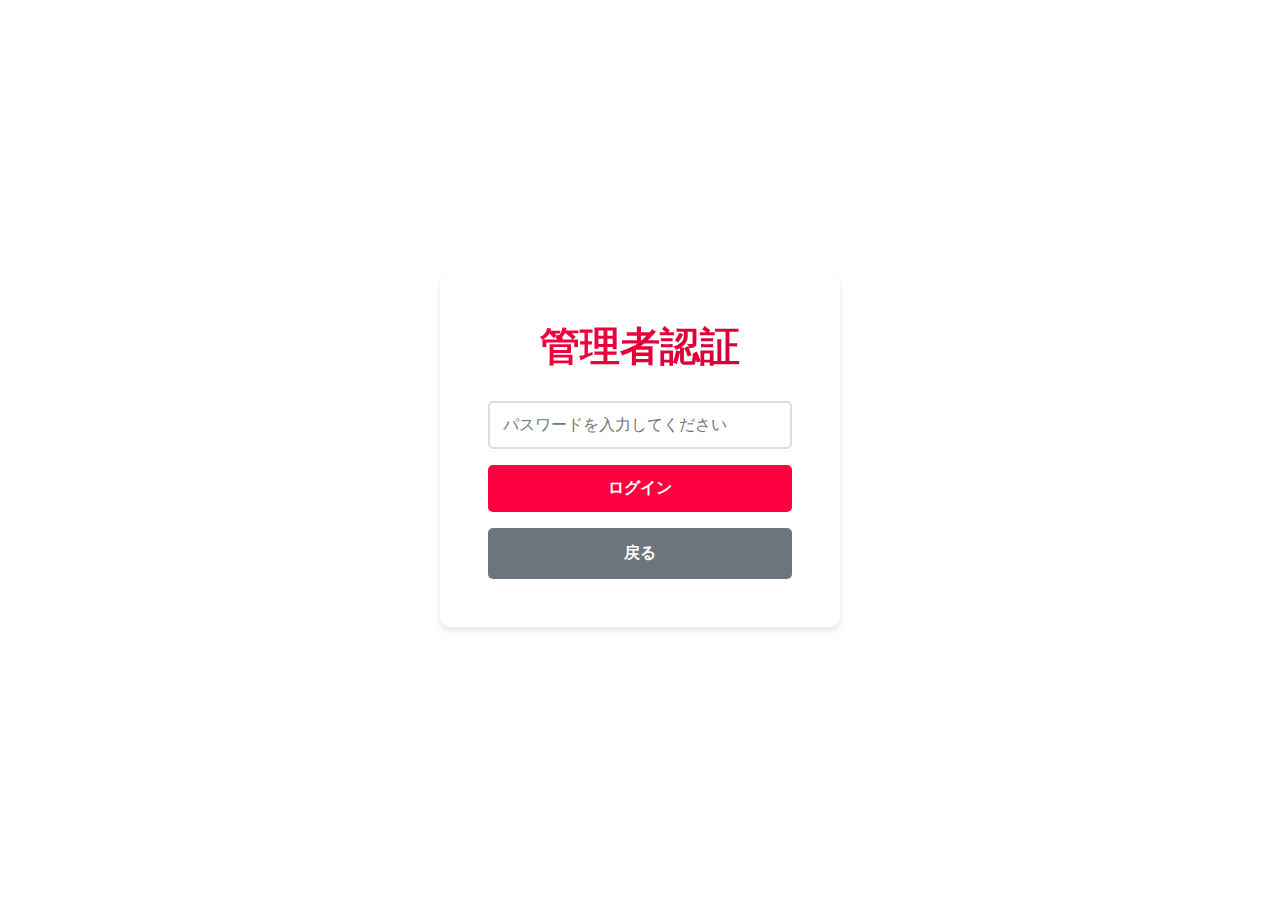
<file: admin.html>
<!DOCTYPE html>
<html lang="ja">
<head>
    <meta charset="UTF-8">
    <meta name="viewport" content="width=device-width, initial-scale=1.0">
    <title>🔐 管理者画面 - Super Yawara Cup 2025 | 大会運営システム</title>
    <meta name="description" content="Super Yawara Cup 2025 大会運営者専用の管理画面。アナウンス投稿、試合進行管理、選手情報更新などの機能を提供。">
    <meta name="keywords" content="管理者,大会運営,アナウンス管理,試合管理">
    <meta name="robots" content="noindex, nofollow">
    
    <!-- OGP Meta Tags -->
    <meta property="og:title" content="🔐 管理者画面 - Super Yawara Cup 2025">
    <meta property="og:description" content="大会運営者専用の管理システム">
    <meta property="og:type" content="website">
    <meta property="og:url" content="https://jiufight.com/admin.html">
    <meta property="og:site_name" content="Jiufight">
    
    <!-- Favicon -->
    <link rel="icon" type="image/svg+xml" href="data:image/svg+xml,<svg xmlns='http://www.w3.org/2000/svg' viewBox='0 0 100 100'><text y='.9em' font-size='90'>🥋</text></svg>">
    
    <link rel="stylesheet" href="styles-v2.css">
    <style>
        /* Password screen styles */
        .password-screen {
            position: fixed;
            top: 0;
            left: 0;
            width: 100%;
            height: 100%;
            background-color: var(--bg-color);
            display: flex;
            align-items: center;
            justify-content: center;
            z-index: 9999;
        }
        
        .password-container {
            background: white;
            padding: 3rem;
            border-radius: 10px;
            box-shadow: 0 4px 6px rgba(0, 0, 0, 0.1);
            text-align: center;
            max-width: 400px;
            width: 90%;
        }
        
        .password-container h2 {
            color: var(--primary-color);
            margin-bottom: 2rem;
        }
        
        .password-form {
            display: flex;
            flex-direction: column;
            gap: 1rem;
        }
        
        .password-input {
            padding: 0.8rem;
            font-size: 1rem;
            border: 2px solid #ddd;
            border-radius: 5px;
            transition: border-color 0.3s;
        }
        
        .password-input:focus {
            outline: none;
            border-color: var(--primary-color);
        }
        
        .password-submit {
            background-color: var(--primary-color);
            color: white;
            border: none;
            padding: 0.8rem 2rem;
            border-radius: 5px;
            font-size: 1rem;
            font-weight: 600;
            cursor: pointer;
            transition: background-color 0.3s;
        }
        
        .password-submit:hover {
            background-color: #a01729;
        }
        
        .password-back {
            background-color: #6c757d;
            color: white;
            border: none;
            padding: 0.8rem 2rem;
            border-radius: 5px;
            font-size: 1rem;
            font-weight: 600;
            cursor: pointer;
            transition: background-color 0.3s;
            text-decoration: none;
            display: inline-block;
            text-align: center;
        }
        
        .password-back:hover {
            background-color: #5a6268;
        }
        
        .password-buttons {
            display: flex;
            gap: 1rem;
            flex-direction: column;
        }
        
        .password-error {
            color: #d32f2f;
            margin-top: 1rem;
            display: none;
        }
        
        .admin-content {
            display: none;
        }
        
        .admin-section {
            padding: 2rem 0;
            min-height: calc(100vh - 200px);
        }
        
        .admin-container {
            max-width: 1000px;
            margin: 0 auto;
            padding: 0 1rem;
        }
        
        .admin-panel {
            display: grid;
            grid-template-columns: repeat(auto-fit, minmax(400px, 1fr));
            gap: 2rem;
            margin-top: 2rem;
        }
        
        .admin-card {
            background: var(--white);
            padding: 2rem;
            border-radius: 10px;
            box-shadow: var(--shadow);
        }
        
        .admin-card h3 {
            color: var(--primary-color);
            margin-bottom: 1.5rem;
        }
        
        .match-progress {
            margin-bottom: 2rem;
        }
        
        .progress-info {
            display: flex;
            justify-content: space-between;
            align-items: center;
            background: #f8f9fa;
            padding: 1rem;
            border-radius: 8px;
            margin-bottom: 1rem;
        }
        
        .current-match {
            font-size: 1.2rem;
            font-weight: bold;
            color: var(--primary-color);
        }
        
        .match-controls {
            display: flex;
            gap: 1rem;
        }
        
        .btn {
            padding: 10px 20px;
            border: none;
            border-radius: 5px;
            cursor: pointer;
            font-weight: 500;
            transition: var(--transition);
        }
        
        .btn-primary {
            background-color: var(--primary-color);
            color: white;
        }
        
        .btn-secondary {
            background-color: #6c757d;
            color: white;
        }
        
        .btn:hover {
            opacity: 0.8;
        }
        
        .announcement-form {
            margin-top: 1.5rem;
        }
        
        .form-group {
            margin-bottom: 1rem;
        }
        
        .form-group label {
            display: block;
            margin-bottom: 0.5rem;
            font-weight: 500;
        }
        
        .form-group input,
        .form-group select,
        .form-group textarea {
            width: 100%;
            padding: 10px;
            border: 1px solid #ddd;
            border-radius: 5px;
            font-size: 1rem;
        }
        
        .form-group textarea {
            min-height: 80px;
            resize: vertical;
        }
        
        .announcement-list {
            max-height: 300px;
            overflow-y: auto;
            border: 1px solid #eee;
            border-radius: 5px;
            margin-top: 1rem;
        }
        
        .announcement-item {
            padding: 1rem;
            border-bottom: 1px solid #eee;
            display: flex;
            justify-content: space-between;
            align-items: center;
        }
        
        .announcement-item:last-child {
            border-bottom: none;
        }
        
        .announcement-content {
            flex: 1;
        }
        
        .announcement-time {
            font-size: 0.9rem;
            color: #666;
            margin-bottom: 0.25rem;
        }
        
        .announcement-text {
            font-weight: 500;
        }
        
        .delete-btn {
            background: #dc3545;
            color: white;
            border: none;
            padding: 5px 10px;
            border-radius: 3px;
            cursor: pointer;
            font-size: 0.8rem;
        }
        
        .delete-btn:hover {
            background: #c82333;
        }
    </style>
</head>
<body>
    <header>
        <nav class="navbar">
            <div class="nav-container">
                <h1 class="logo">Super Yawara Cup 2025</h1>
                <button class="mobile-menu-toggle" aria-label="メニュー">
                    <span></span>
                    <span></span>
                    <span></span>
                </button>
                <ul class="nav-menu">
                    <li><a href="index.html">ホーム</a></li>
                    <li><a href="tournament.html">大会情報</a></li>
                    <li><a href="announcements.html">アナウンス</a></li>
                    <li><a href="fighters.html">選手一覧</a></li>
                    <li><a href="rankings.html">ランキング</a></li>
                    <li><a href="admin.html" class="active">管理者</a></li>
                </ul>
            </div>
        </nav>
    </header>

    <!-- Password Screen -->
    <div class="password-screen" id="password-screen">
        <div class="password-container">
            <h2>管理者認証</h2>
            <form class="password-form" onsubmit="checkPassword(event)">
                <input type="password" 
                       class="password-input" 
                       id="password-input" 
                       placeholder="パスワードを入力してください" 
                       required 
                       autocomplete="off">
                <div class="password-buttons">
                    <button type="submit" class="password-submit">ログイン</button>
                    <a href="index.html" class="password-back">戻る</a>
                </div>
                <div class="password-error" id="password-error">パスワードが正しくありません</div>
            </form>
        </div>
    </div>

    <main class="admin-content" id="admin-content">
        <section class="admin-section">
            <div class="admin-container">
                <h2 class="section-title">管理者ページ</h2>
                
                <div class="admin-panel">
                    <!-- 試合進行管理 -->
                    <div class="admin-card">
                        <h3>試合進行管理</h3>
                        <div class="match-progress">
                            <div class="progress-info">
                                <div>
                                    <div class="current-match">現在: <span id="current-match-display">1試合目</span></div>
                                    <div>全<span id="total-matches">18</span>試合中</div>
                                </div>
                                <div class="match-controls">
                                    <button class="btn btn-secondary" onclick="previousMatch()">前の試合</button>
                                    <button class="btn btn-primary" onclick="nextMatch()">次の試合</button>
                                </div>
                            </div>
                            <div>
                                <strong>現在の試合:</strong> <span id="current-match-info">待機中</span>
                            </div>
                        </div>
                    </div>

                    <!-- アナウンス管理 -->
                    <div class="admin-card">
                        <h3>アナウンス管理</h3>
                        <form class="announcement-form" onsubmit="addAnnouncement(event)">
                            <div class="form-group">
                                <label for="announcement-type">アナウンス種類</label>
                                <select id="announcement-type">
                                    <option value="general">一般アナウンス</option>
                                    <option value="match-call">試合呼び出し</option>
                                    <option value="weigh-in">計量呼び出し</option>
                                    <option value="awards">表彰関連</option>
                                </select>
                            </div>
                            <div class="form-group">
                                <label for="announcement-text">アナウンス内容</label>
                                <textarea id="announcement-text" placeholder="アナウンスする内容を入力してください" required></textarea>
                            </div>
                            <button type="submit" class="btn btn-primary">アナウンスを追加</button>
                        </form>
                        
                        <div class="announcement-list" id="announcement-list">
                            <!-- アナウンス一覧が表示されます -->
                        </div>
                    </div>
                </div>
            </div>
        </section>
    </main>

    <footer>
        <div class="container">
            <p>&copy; 2025 Jiufight. All rights reserved.</p>
        </div>
    </footer>

    <script src="script.js"></script>
    <script src="realtime-sync.js"></script>
    <script>
        // Password authentication
        const correctPassword = 'jiufight';
        
        function checkPassword(event) {
            event.preventDefault();
            const inputPassword = document.getElementById('password-input').value;
            
            if (inputPassword === correctPassword) {
                // Save authentication status
                sessionStorage.setItem('adminAuthenticated', 'true');
                
                // Hide password screen and show admin content
                document.getElementById('password-screen').style.display = 'none';
                document.getElementById('admin-content').style.display = 'block';
                
                // Initialize admin functions
                loadCurrentMatch();
                displayAnnouncements();
                
                // Clear password input
                document.getElementById('password-input').value = '';
            } else {
                // Show error message
                document.getElementById('password-error').style.display = 'block';
                
                // Clear password input
                document.getElementById('password-input').value = '';
                
                // Hide error after 3 seconds
                setTimeout(() => {
                    document.getElementById('password-error').style.display = 'none';
                }, 3000);
            }
        }
        
        // Check if already authenticated
        document.addEventListener('DOMContentLoaded', () => {
            const isAuthenticated = sessionStorage.getItem('adminAuthenticated') === 'true';
            
            if (isAuthenticated) {
                document.getElementById('password-screen').style.display = 'none';
                document.getElementById('admin-content').style.display = 'block';
                loadCurrentMatch();
                displayAnnouncements();
            }
        });
        
        // 試合進行管理
        let currentMatchNumber = 1;
        const totalMatches = 18; // 個人戦 + 団体戦
        
        const matches = [
            '待機中',
            '巨人なるガラ vs ドクターオーパスワンやなちゃん',
            'Yawaraのヤングボーイぬっきー vs 焼肉古今の司令塔ばばちゃん',
            'HONDAの開発番長コウシ vs 華麗なる新人鈴木',
            '体幹お兄さん直人 vs インテリジェンステイクダウンリュウヒ',
            'いにしえのドリーマー宮本 vs 練習２ポケ本番キングスタッキー',
            'シーシャボーイつくね vs 小島家のイケメン長男ケイタ',
            'Yawaraのジローラモ古庫 vs 浪速のキムラロックシャイボーイ野田',
            'スマイリー岡島 vs マナウスのくちばしアームロック',
            'タクシー運転手の採用はお任せ！テツ vs インテリジェンステイクダウンリュウヒ',
            // 柔術団体戦
            '関原翔 vs 治療家の破壊王河野',
            '山本歩夢 vs フェニックススイープ白木',
            'ガブリエル vs シーシャ好きの柔道ファイターよしき',
            '千原右京 vs 柔術ポーカーフェイス関',
            '宮澤雄大 vs スピードスター喜一',
            'きんじ vs 慶應出身エリート弁護士メーン上田',
            '羽場内 vs エンジニア黒帯西尾',
            '大竹 vs トゥータイムスチャンピオン野島',
            '原田さん（黒帯）vs 小島家のイケメン次男ユウジ'
        ];

        // アナウンスデータ
        let announcements = JSON.parse(localStorage.getItem('announcements') || '[]');

        function updateMatchDisplay() {
            document.getElementById('current-match-display').textContent = `${currentMatchNumber}試合目`;
            document.getElementById('total-matches').textContent = totalMatches;
            document.getElementById('current-match-info').textContent = matches[currentMatchNumber - 1] || '不明';
            
            // リアルタイム同期で保存
            window.realtimeSync.updateMatch(currentMatchNumber);
        }

        function nextMatch() {
            if (currentMatchNumber < totalMatches) {
                currentMatchNumber++;
                updateMatchDisplay();
            }
        }

        function previousMatch() {
            if (currentMatchNumber > 1) {
                currentMatchNumber--;
                updateMatchDisplay();
            }
        }

        function loadCurrentMatch() {
            currentMatchNumber = parseInt(localStorage.getItem('currentMatch') || '1');
            updateMatchDisplay();
        }

        function addAnnouncement(event) {
            event.preventDefault();
            
            const type = document.getElementById('announcement-type').value;
            const text = document.getElementById('announcement-text').value;
            const now = new Date();
            
            const announcement = {
                id: Date.now(),
                type: type,
                text: text,
                time: now.toLocaleTimeString('ja-JP', { hour: '2-digit', minute: '2-digit' }),
                timestamp: now.getTime()
            };
            
            announcements.unshift(announcement);
            
            // リアルタイム同期で保存
            window.realtimeSync.updateAnnouncements(announcements);
            
            document.getElementById('announcement-text').value = '';
            displayAnnouncements();
        }

        function deleteAnnouncement(id) {
            announcements = announcements.filter(a => a.id !== id);
            
            // リアルタイム同期で保存
            window.realtimeSync.updateAnnouncements(announcements);
            
            displayAnnouncements();
        }

        function displayAnnouncements() {
            const container = document.getElementById('announcement-list');
            
            if (announcements.length === 0) {
                container.innerHTML = '<p style="text-align: center; padding: 2rem; color: #999;">アナウンスはありません</p>';
                return;
            }
            
            container.innerHTML = announcements.map(announcement => `
                <div class="announcement-item">
                    <div class="announcement-content">
                        <div class="announcement-time">${announcement.time} - ${getTypeName(announcement.type)}</div>
                        <div class="announcement-text">${announcement.text}</div>
                    </div>
                    <button class="delete-btn" onclick="deleteAnnouncement(${announcement.id})">削除</button>
                </div>
            `).join('');
        }

        function getTypeName(type) {
            const typeNames = {
                'general': '一般',
                'match-call': '試合呼び出し',
                'weigh-in': '計量呼び出し',
                'awards': '表彰'
            };
            return typeNames[type] || type;
        }

        // 初期化
        document.addEventListener('DOMContentLoaded', () => {
            // 保存された試合番号を読み込み
            const savedMatch = localStorage.getItem('currentMatch');
            if (savedMatch) {
                currentMatchNumber = parseInt(savedMatch);
            }
            
            updateMatchDisplay();
            displayAnnouncements();
        });
    </script>
</body>
</html>
</file>
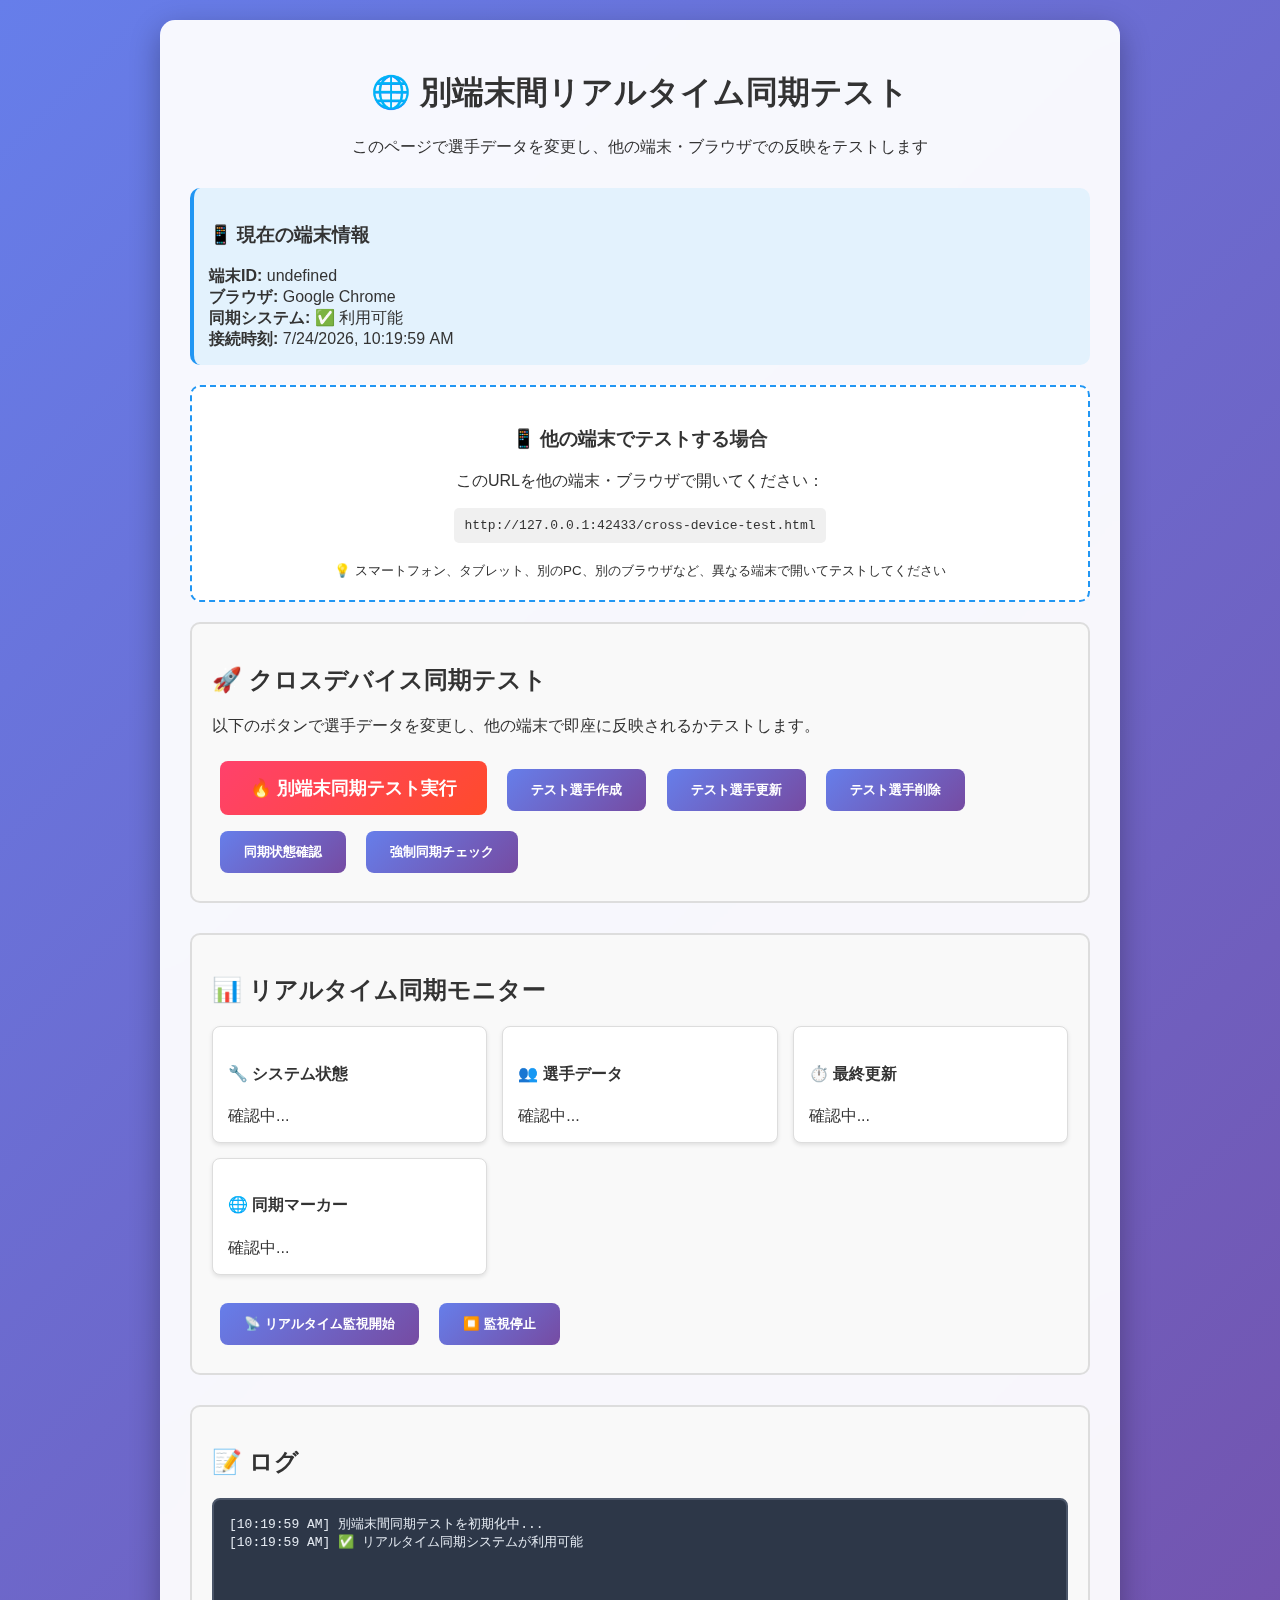
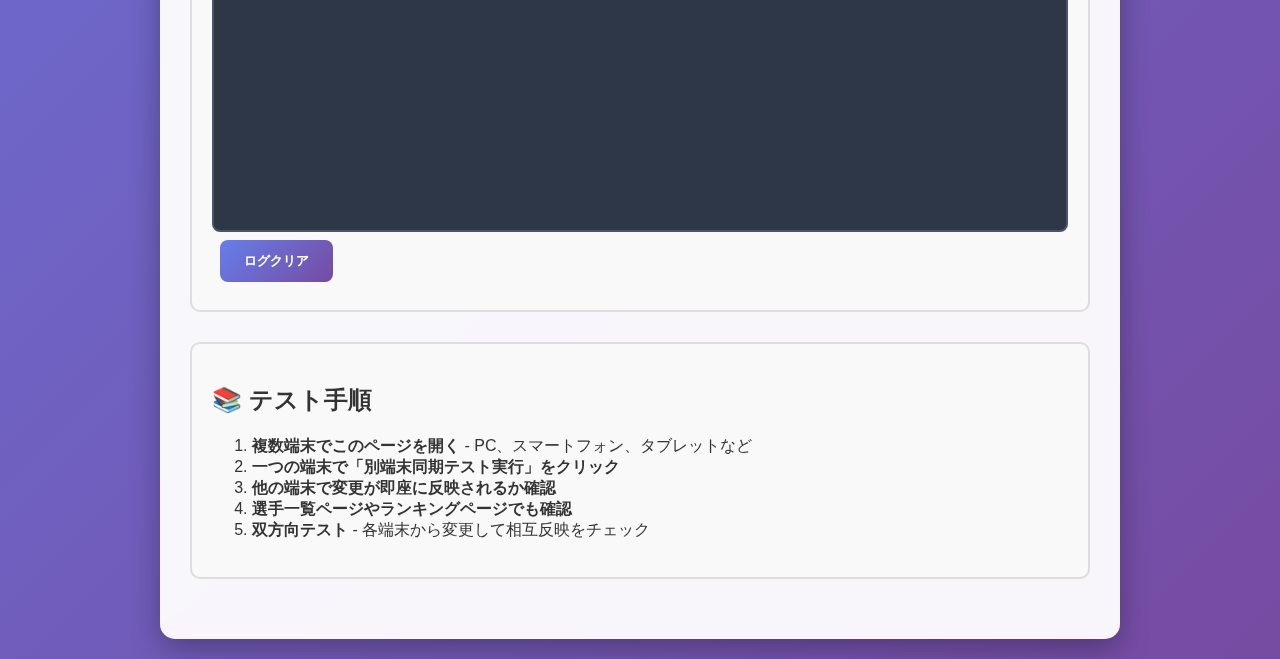
<file: cross-device-test.html>
<!DOCTYPE html>
<html lang="ja">
<head>
    <meta charset="UTF-8">
    <meta name="viewport" content="width=device-width, initial-scale=1.0">
    <title>🌐 別端末間同期テスト - Jiufight</title>
    <meta name="robots" content="noindex, nofollow">
    
    <!-- Favicon -->
    <link rel="icon" type="image/svg+xml" href="data:image/svg+xml,<svg xmlns='http://www.w3.org/2000/svg' viewBox='0 0 100 100'><text y='.9em' font-size='90'>🌐</text></svg>">
    
    <style>
        body {
            font-family: 'Inter', sans-serif;
            margin: 20px;
            background: linear-gradient(135deg, #667eea 0%, #764ba2 100%);
            min-height: 100vh;
            color: white;
        }
        .test-container {
            max-width: 900px;
            margin: 0 auto;
            background: rgba(255, 255, 255, 0.95);
            color: #333;
            padding: 30px;
            border-radius: 15px;
            box-shadow: 0 10px 30px rgba(0,0,0,0.3);
            backdrop-filter: blur(10px);
        }
        .header {
            text-align: center;
            margin-bottom: 30px;
        }
        .device-info {
            background: #e3f2fd;
            padding: 15px;
            border-radius: 10px;
            margin-bottom: 20px;
            border-left: 4px solid #2196f3;
        }
        .test-section {
            margin-bottom: 30px;
            padding: 20px;
            border: 2px solid #ddd;
            border-radius: 10px;
            background: #f9f9f9;
        }
        .test-result {
            padding: 15px;
            margin: 10px 0;
            border-radius: 8px;
            font-weight: 500;
        }
        .success { background: #d4edda; color: #155724; border: 2px solid #c3e6cb; }
        .error { background: #f8d7da; color: #721c24; border: 2px solid #f5c6cb; }
        .info { background: #d1ecf1; color: #0c5460; border: 2px solid #bee5eb; }
        .warning { background: #fff3cd; color: #856404; border: 2px solid #ffeaa7; }
        
        button {
            background: linear-gradient(135deg, #667eea 0%, #764ba2 100%);
            color: white;
            border: none;
            padding: 12px 24px;
            border-radius: 8px;
            cursor: pointer;
            margin: 8px;
            font-weight: 600;
            transition: all 0.3s ease;
        }
        button:hover { 
            transform: translateY(-2px);
            box-shadow: 0 5px 15px rgba(0,0,0,0.3);
        }
        button:active { transform: translateY(0); }
        
        .urgent-btn {
            background: linear-gradient(135deg, #ff416c 0%, #ff4b2b 100%);
            font-size: 1.1em;
            padding: 15px 30px;
        }
        
        .log {
            background: #2d3748;
            color: #e2e8f0;
            border: 2px solid #4a5568;
            padding: 15px;
            height: 300px;
            overflow-y: auto;
            font-family: 'Consolas', 'Monaco', monospace;
            font-size: 13px;
            white-space: pre-wrap;
            border-radius: 8px;
        }
        .status-grid {
            display: grid;
            grid-template-columns: repeat(auto-fit, minmax(250px, 1fr));
            gap: 15px;
            margin: 20px 0;
        }
        .status-card {
            background: white;
            padding: 15px;
            border-radius: 8px;
            border: 1px solid #ddd;
            box-shadow: 0 2px 4px rgba(0,0,0,0.1);
        }
        .qr-section {
            text-align: center;
            background: #fff;
            padding: 20px;
            border-radius: 10px;
            margin: 20px 0;
            border: 2px dashed #2196f3;
        }
    </style>
</head>
<body>
    <div class="test-container">
        <div class="header">
            <h1>🌐 別端末間リアルタイム同期テスト</h1>
            <p>このページで選手データを変更し、他の端末・ブラウザでの反映をテストします</p>
        </div>
        
        <div class="device-info">
            <h3>📱 現在の端末情報</h3>
            <div id="device-info">読み込み中...</div>
        </div>
        
        <div class="qr-section">
            <h3>📱 他の端末でテストする場合</h3>
            <p>このURLを他の端末・ブラウザで開いてください：</p>
            <code id="test-url" style="background: #f0f0f0; padding: 10px; border-radius: 5px; display: inline-block;"></code>
            <br><br>
            <small>💡 スマートフォン、タブレット、別のPC、別のブラウザなど、異なる端末で開いてテストしてください</small>
        </div>
        
        <div class="test-section">
            <h2>🚀 クロスデバイス同期テスト</h2>
            <p>以下のボタンで選手データを変更し、他の端末で即座に反映されるかテストします。</p>
            
            <button class="urgent-btn" onclick="performCrossDeviceTest()">
                🔥 別端末同期テスト実行
            </button>
            <button onclick="createTestFighter()">テスト選手作成</button>
            <button onclick="updateTestFighter()">テスト選手更新</button>
            <button onclick="deleteTestFighter()">テスト選手削除</button>
            <button onclick="checkSyncStatus()">同期状態確認</button>
            <button onclick="forceSyncCheck()">強制同期チェック</button>
            
            <div id="test-results"></div>
        </div>
        
        <div class="test-section">
            <h2>📊 リアルタイム同期モニター</h2>
            <div class="status-grid">
                <div class="status-card">
                    <h4>🔧 システム状態</h4>
                    <div id="system-status">確認中...</div>
                </div>
                <div class="status-card">
                    <h4>👥 選手データ</h4>
                    <div id="fighter-status">確認中...</div>
                </div>
                <div class="status-card">
                    <h4>⏱️ 最終更新</h4>
                    <div id="last-update">確認中...</div>
                </div>
                <div class="status-card">
                    <h4>🌐 同期マーカー</h4>
                    <div id="sync-marker">確認中...</div>
                </div>
            </div>
            
            <button onclick="startRealtimeMonitor()">📡 リアルタイム監視開始</button>
            <button onclick="stopRealtimeMonitor()">⏹️ 監視停止</button>
        </div>
        
        <div class="test-section">
            <h2>📝 ログ</h2>
            <div id="test-log" class="log"></div>
            <button onclick="clearLog()">ログクリア</button>
        </div>
        
        <div class="test-section">
            <h2>📚 テスト手順</h2>
            <ol>
                <li><strong>複数端末でこのページを開く</strong> - PC、スマートフォン、タブレットなど</li>
                <li><strong>一つの端末で「別端末同期テスト実行」をクリック</strong></li>
                <li><strong>他の端末で変更が即座に反映されるか確認</strong></li>
                <li><strong>選手一覧ページやランキングページでも確認</strong></li>
                <li><strong>双方向テスト</strong> - 各端末から変更して相互反映をチェック</li>
            </ol>
        </div>
    </div>

    <script src="realtime-sync.js"></script>
    <script>
        let testLog = [];
        let monitorInterval = null;
        let updateCount = 0;
        
        function log(message, type = 'info') {
            const timestamp = new Date().toLocaleTimeString();
            const logEntry = `[${timestamp}] ${message}`;
            testLog.push(logEntry);
            
            const logElement = document.getElementById('test-log');
            logElement.textContent = testLog.join('\n');
            logElement.scrollTop = logElement.scrollHeight;
            
            console.log(logEntry);
        }
        
        function showResult(message, type) {
            const results = document.getElementById('test-results');
            const resultDiv = document.createElement('div');
            resultDiv.className = `test-result ${type}`;
            resultDiv.textContent = message;
            results.appendChild(resultDiv);
            
            // 最新の結果だけ残す（最大5件）
            const allResults = results.children;
            if (allResults.length > 5) {
                results.removeChild(allResults[0]);
            }
        }
        
        // 初期化
        function initialize() {
            log('別端末間同期テストを初期化中...');
            
            // 現在のURLを表示
            document.getElementById('test-url').textContent = window.location.href;
            
            // デバイス情報表示
            updateDeviceInfo();
            
            // リアルタイム同期システムの状態確認
            if (window.realtimeSync) {
                log('✅ リアルタイム同期システムが利用可能');
                
                // 選手データ更新の監視
                window.realtimeSync.onFighterUpdate((updatedData) => {
                    log(`🔄 選手データ更新を検知! 選手数: ${updatedData.length}`);
                    showResult(`🔄 リアルタイム更新検知: ${updatedData.length}人の選手データ`, 'success');
                    updateStatusCards();
                });
                
                updateStatusCards();
            } else {
                log('❌ リアルタイム同期システムが見つかりません');
                showResult('❌ リアルタイム同期システムエラー', 'error');
            }
        }
        
        function updateDeviceInfo() {
            const deviceInfo = {
                userAgent: navigator.userAgent,
                deviceId: window.realtimeSync ? window.realtimeSync.deviceId : '不明',
                timestamp: new Date().toLocaleString(),
                syncSupport: !!window.realtimeSync
            };
            
            document.getElementById('device-info').innerHTML = `
                <strong>端末ID:</strong> ${deviceInfo.deviceId}<br>
                <strong>ブラウザ:</strong> ${getBrowserInfo()}<br>
                <strong>同期システム:</strong> ${deviceInfo.syncSupport ? '✅ 利用可能' : '❌ 利用不可'}<br>
                <strong>接続時刻:</strong> ${deviceInfo.timestamp}
            `;
        }
        
        function getBrowserInfo() {
            const ua = navigator.userAgent;
            if (ua.includes('Chrome')) return 'Google Chrome';
            if (ua.includes('Firefox')) return 'Mozilla Firefox';
            if (ua.includes('Safari')) return 'Safari';
            if (ua.includes('Edge')) return 'Microsoft Edge';
            return 'その他のブラウザ';
        }
        
        function updateStatusCards() {
            if (!window.realtimeSync) return;
            
            const status = window.realtimeSync.getSyncStatus();
            
            document.getElementById('system-status').innerHTML = `
                端末ID: ${status.deviceId}<br>
                ✅ システム正常動作中
            `;
            
            document.getElementById('fighter-status').innerHTML = `
                選手数: ${status.localStorageData.fighters.count}人<br>
                データサイズ: ${(JSON.stringify(localStorage.getItem('fightersData') || '[]').length / 1024).toFixed(1)}KB
            `;
            
            const lastUpdate = status.localStorageData.fighters.timestamp 
                ? new Date(parseInt(status.localStorageData.fighters.timestamp)).toLocaleString()
                : '未更新';
            document.getElementById('last-update').textContent = lastUpdate;
            
            const syncMarker = status.localStorageData.fighters.syncMarker;
            if (syncMarker) {
                try {
                    const marker = JSON.parse(syncMarker);
                    document.getElementById('sync-marker').innerHTML = `
                        更新端末: ${marker.deviceId}<br>
                        同期時刻: ${new Date(marker.timestamp).toLocaleTimeString()}
                    `;
                } catch (e) {
                    document.getElementById('sync-marker').textContent = 'エラー';
                }
            }
        }
        
        // メインテスト実行
        function performCrossDeviceTest() {
            log('🔥 別端末間同期テスト開始');
            showResult('🚀 別端末同期テストを実行中...', 'info');
            
            if (!window.realtimeSync) {
                showResult('❌ リアルタイム同期システムが利用できません', 'error');
                return;
            }
            
            // テスト用選手データを作成
            const testFighter = {
                id: 88888,
                name: `クロスデバイステスト選手`,
                nickname: `端末間同期テスター_${Date.now()}`,
                belt: 'black',
                weight: 'light',
                dojo: `${window.realtimeSync.deviceId}_道場`,
                wins: 777,
                losses: 0,
                bio: `別端末間同期のテスト用選手 - 作成端末: ${window.realtimeSync.deviceId}`,
                fullName: `クロスデバイス太郎_${updateCount++}`,
                age: '25',
                occupation: '同期テスター',
                location: `${getBrowserInfo()}ブラウザ`,
                experience: '端末間同期歴1秒',
                specialty: 'リアルタイム同期',
                characteristic: '瞬時に他端末に現れる',
                motivation: '全端末で同期されたい！',
                testTimestamp: new Date().toISOString(),
                deviceOrigin: window.realtimeSync.deviceId
            };
            
            // 既存データ取得
            let fightersData = [];
            const existingData = localStorage.getItem('fightersData');
            if (existingData) {
                fightersData = JSON.parse(existingData);
            }
            
            // テスト選手を追加/更新
            const existingIndex = fightersData.findIndex(f => f.id === 88888);
            if (existingIndex >= 0) {
                fightersData[existingIndex] = testFighter;
                log('クロスデバイステスト選手を更新');
            } else {
                fightersData.push(testFighter);
                log('クロスデバイステスト選手を追加');
            }
            
            // リアルタイム同期で保存
            window.realtimeSync.updateFighters(fightersData);
            
            log(`✅ テスト選手「${testFighter.nickname}」を保存完了`);
            showResult(`✅ テスト選手を作成・更新しました！他の端末で確認してください`, 'success');
            
            updateStatusCards();
        }
        
        function createTestFighter() {
            performCrossDeviceTest();
        }
        
        function updateTestFighter() {
            log('テスト選手を更新中...');
            
            let fightersData = JSON.parse(localStorage.getItem('fightersData') || '[]');
            const testFighter = fightersData.find(f => f.id === 88888);
            
            if (testFighter) {
                testFighter.nickname = `更新テスター_${Date.now()}`;
                testFighter.motivation = `${new Date().toLocaleTimeString()}に更新されました！`;
                testFighter.wins = testFighter.wins + 1;
                
                window.realtimeSync.updateFighters(fightersData);
                log('✅ テスト選手を更新しました');
                showResult('✅ テスト選手を更新しました', 'success');
            } else {
                log('⚠️ テスト選手が見つかりません');
                showResult('⚠️ テスト選手が見つかりません。先に作成してください', 'warning');
            }
        }
        
        function deleteTestFighter() {
            log('テスト選手を削除中...');
            
            let fightersData = JSON.parse(localStorage.getItem('fightersData') || '[]');
            const originalLength = fightersData.length;
            fightersData = fightersData.filter(f => f.id !== 88888);
            
            if (fightersData.length < originalLength) {
                window.realtimeSync.updateFighters(fightersData);
                log('✅ テスト選手を削除しました');
                showResult('✅ テスト選手を削除しました', 'success');
            } else {
                log('⚠️ 削除するテスト選手が見つかりませんでした');
                showResult('⚠️ 削除するテスト選手が見つかりませんでした', 'info');
            }
        }
        
        function checkSyncStatus() {
            if (!window.realtimeSync) {
                showResult('❌ リアルタイム同期システムが利用できません', 'error');
                return;
            }
            
            const status = window.realtimeSync.getSyncStatus();
            log('現在の同期状態:');
            log(JSON.stringify(status, null, 2));
            showResult(`📊 同期状態をログに出力しました`, 'info');
            updateStatusCards();
        }
        
        function forceSyncCheck() {
            if (!window.realtimeSync) {
                showResult('❌ リアルタイム同期システムが利用できません', 'error');
                return;
            }
            
            window.realtimeSync.forceSyncCheck();
            showResult('🔄 強制同期チェックを実行しました', 'info');
            updateStatusCards();
        }
        
        function startRealtimeMonitor() {
            if (monitorInterval) {
                clearInterval(monitorInterval);
            }
            
            monitorInterval = setInterval(() => {
                updateStatusCards();
            }, 1000);
            
            log('📡 リアルタイム監視を開始しました');
            showResult('📡 リアルタイム監視開始', 'info');
        }
        
        function stopRealtimeMonitor() {
            if (monitorInterval) {
                clearInterval(monitorInterval);
                monitorInterval = null;
            }
            
            log('⏹️ リアルタイム監視を停止しました');
            showResult('⏹️ リアルタイム監視停止', 'info');
        }
        
        function clearLog() {
            testLog = [];
            document.getElementById('test-log').textContent = '';
            document.getElementById('test-results').innerHTML = '';
        }
        
        // 初期化実行
        document.addEventListener('DOMContentLoaded', () => {
            setTimeout(initialize, 500);
            
            // 自動監視開始
            setTimeout(startRealtimeMonitor, 1000);
        });
        
        // ページ離脱時のクリーンアップ
        window.addEventListener('beforeunload', () => {
            if (monitorInterval) {
                clearInterval(monitorInterval);
            }
        });
    </script>
</body>
</html>
</file>
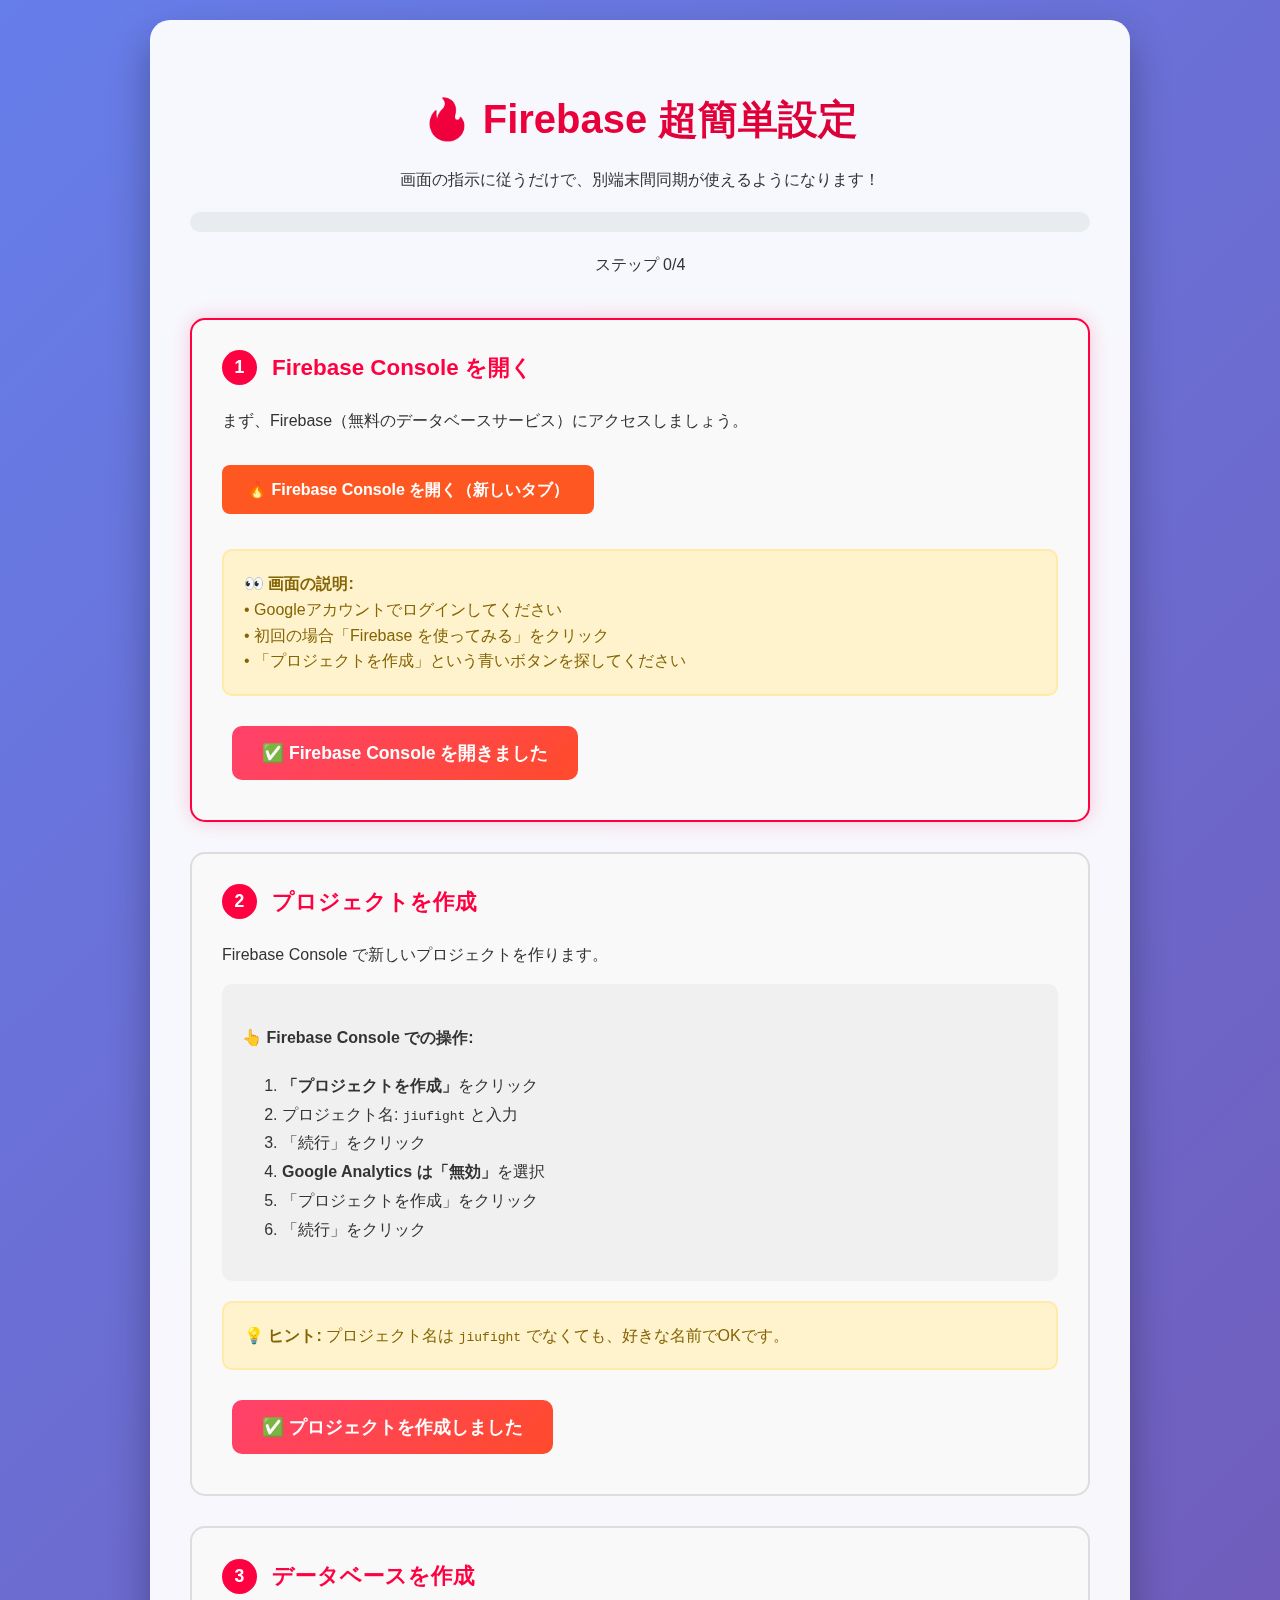
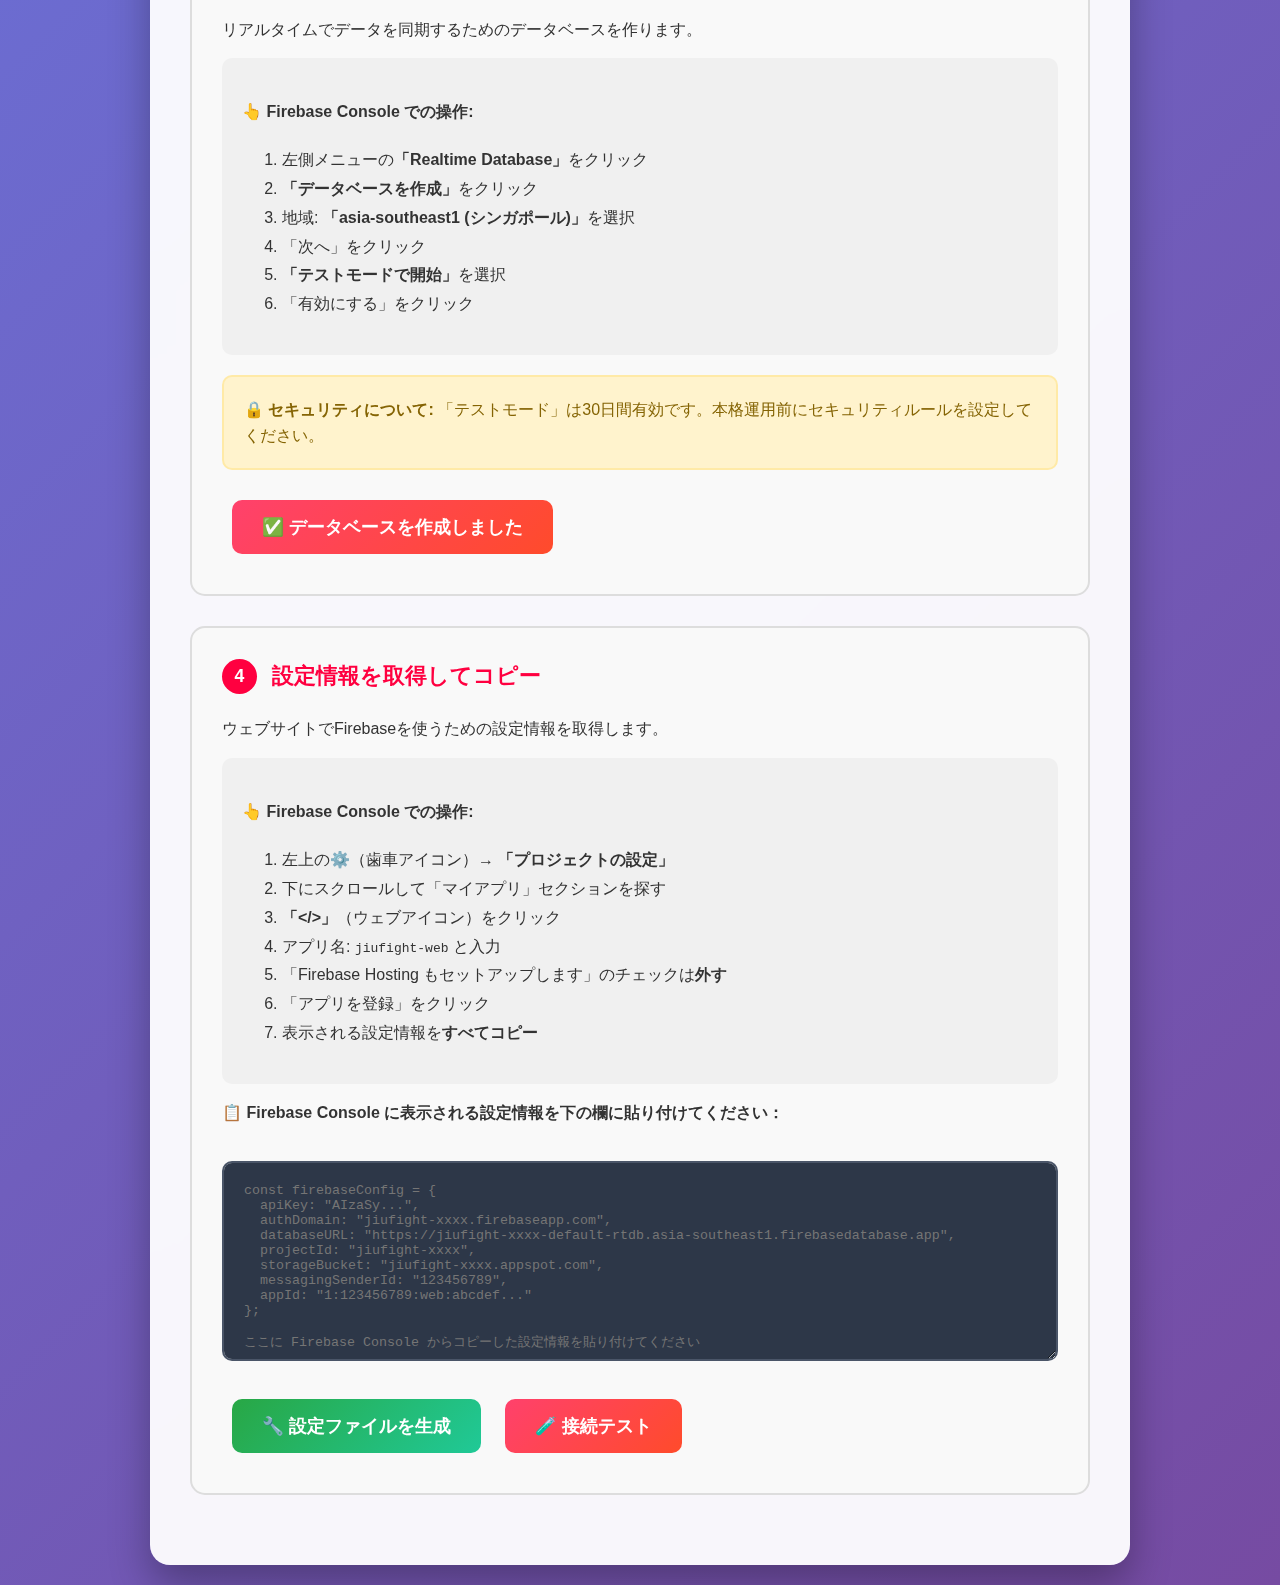
<file: firebase-easy-setup.html>
<!DOCTYPE html>
<html lang="ja">
<head>
    <meta charset="UTF-8">
    <meta name="viewport" content="width=device-width, initial-scale=1.0">
    <title>🔥 Firebase 簡単設定 - Jiufight</title>
    <meta name="robots" content="noindex, nofollow">
    
    <!-- Favicon -->
    <link rel="icon" type="image/svg+xml" href="data:image/svg+xml,<svg xmlns='http://www.w3.org/2000/svg' viewBox='0 0 100 100'><text y='.9em' font-size='90'>🔥</text></svg>">
    
    <style>
        body {
            font-family: 'Inter', -apple-system, BlinkMacSystemFont, sans-serif;
            margin: 0;
            padding: 20px;
            background: linear-gradient(135deg, #667eea 0%, #764ba2 100%);
            min-height: 100vh;
            color: white;
            line-height: 1.6;
        }
        .container {
            max-width: 900px;
            margin: 0 auto;
            background: rgba(255, 255, 255, 0.95);
            color: #333;
            padding: 40px;
            border-radius: 20px;
            box-shadow: 0 20px 40px rgba(0,0,0,0.3);
            backdrop-filter: blur(10px);
        }
        .header {
            text-align: center;
            margin-bottom: 40px;
        }
        .header h1 {
            font-size: 2.5rem;
            margin-bottom: 10px;
            background: linear-gradient(135deg, #ff0040 0%, #cc0033 100%);
            -webkit-background-clip: text;
            -webkit-text-fill-color: transparent;
            background-clip: text;
        }
        .step {
            background: #f9f9f9;
            border: 2px solid #ddd;
            border-radius: 15px;
            padding: 30px;
            margin-bottom: 30px;
            transition: all 0.3s ease;
        }
        .step.active {
            border-color: #ff0040;
            box-shadow: 0 0 20px rgba(255, 0, 64, 0.2);
        }
        .step.completed {
            border-color: #28a745;
            background: #d4edda;
        }
        .step h3 {
            color: #ff0040;
            margin-top: 0;
            font-size: 1.4rem;
            display: flex;
            align-items: center;
            gap: 15px;
        }
        .step-number {
            display: inline-block;
            background: #ff0040;
            color: white;
            width: 35px;
            height: 35px;
            border-radius: 50%;
            text-align: center;
            line-height: 35px;
            font-weight: bold;
            font-size: 1.1rem;
        }
        .step.completed .step-number {
            background: #28a745;
        }
        .config-input {
            background: #2d3748;
            color: #e2e8f0;
            padding: 20px;
            border-radius: 10px;
            font-family: 'Consolas', 'Monaco', monospace;
            margin: 20px 0;
            border: 2px solid #4a5568;
            resize: vertical;
            width: 100%;
            box-sizing: border-box;
            min-height: 200px;
        }
        .btn {
            display: inline-block;
            background: linear-gradient(135deg, #667eea 0%, #764ba2 100%);
            color: white;
            padding: 15px 30px;
            border-radius: 10px;
            text-decoration: none;
            font-weight: 600;
            transition: all 0.3s ease;
            border: none;
            cursor: pointer;
            font-size: 1.1rem;
            margin: 10px;
        }
        .btn:hover {
            transform: translateY(-2px);
            box-shadow: 0 5px 15px rgba(0,0,0,0.3);
        }
        .btn-primary {
            background: linear-gradient(135deg, #ff416c 0%, #ff4b2b 100%);
        }
        .btn-success {
            background: linear-gradient(135deg, #28a745 0%, #20c997 100%);
        }
        .result {
            background: #e3f2fd;
            padding: 20px;
            border-radius: 10px;
            border-left: 4px solid #2196f3;
            margin: 20px 0;
        }
        .success {
            background: #d4edda;
            color: #155724;
            border-left-color: #28a745;
        }
        .error {
            background: #f8d7da;
            color: #721c24;
            border-left-color: #dc3545;
        }
        .firebase-link {
            background: #ff5722;
            color: white !important;
            text-decoration: none;
            padding: 12px 25px;
            border-radius: 8px;
            display: inline-block;
            font-weight: 600;
            margin: 15px 0;
        }
        .firebase-link:hover {
            background: #e64a19;
            transform: translateY(-2px);
        }
        .help-box {
            background: #fff3cd;
            color: #856404;
            padding: 20px;
            border-radius: 10px;
            border: 2px solid #ffeaa7;
            margin: 20px 0;
        }
        .copy-btn {
            background: #28a745;
            color: white;
            border: none;
            padding: 8px 15px;
            border-radius: 5px;
            cursor: pointer;
            font-size: 0.9rem;
            margin-left: 10px;
        }
        .progress-bar {
            background: #e9ecef;
            border-radius: 10px;
            height: 20px;
            margin: 20px 0;
            overflow: hidden;
        }
        .progress-fill {
            background: linear-gradient(135deg, #ff416c 0%, #ff4b2b 100%);
            height: 100%;
            width: 0%;
            transition: width 0.3s ease;
            border-radius: 10px;
        }
    </style>
</head>
<body>
    <div class="container">
        <div class="header">
            <h1>🔥 Firebase 超簡単設定</h1>
            <p>画面の指示に従うだけで、別端末間同期が使えるようになります！</p>
            <div class="progress-bar">
                <div class="progress-fill" id="progress"></div>
            </div>
            <div id="progress-text">ステップ 0/4</div>
        </div>

        <!-- Step 1: Firebase Console -->
        <div class="step active" id="step1">
            <h3><span class="step-number">1</span>Firebase Console を開く</h3>
            <p>まず、Firebase（無料のデータベースサービス）にアクセスしましょう。</p>
            <a href="https://console.firebase.google.com/" target="_blank" class="firebase-link">
                🔥 Firebase Console を開く（新しいタブ）
            </a>
            <div class="help-box">
                <strong>👀 画面の説明:</strong><br>
                • Googleアカウントでログインしてください<br>
                • 初回の場合「Firebase を使ってみる」をクリック<br>
                • 「プロジェクトを作成」という青いボタンを探してください
            </div>
            <button onclick="completeStep(1)" class="btn btn-primary">✅ Firebase Console を開きました</button>
        </div>

        <!-- Step 2: Create Project -->
        <div class="step" id="step2">
            <h3><span class="step-number">2</span>プロジェクトを作成</h3>
            <p>Firebase Console で新しいプロジェクトを作ります。</p>
            
            <div style="background: #f0f0f0; padding: 20px; border-radius: 10px; margin: 15px 0;">
                <h4>👆 Firebase Console での操作:</h4>
                <ol style="line-height: 1.8;">
                    <li><strong>「プロジェクトを作成」</strong>をクリック</li>
                    <li>プロジェクト名: <code>jiufight</code> と入力</li>
                    <li>「続行」をクリック</li>
                    <li><strong>Google Analytics は「無効」</strong>を選択</li>
                    <li>「プロジェクトを作成」をクリック</li>
                    <li>「続行」をクリック</li>
                </ol>
            </div>

            <div class="help-box">
                <strong>💡 ヒント:</strong> プロジェクト名は <code>jiufight</code> でなくても、好きな名前でOKです。
            </div>
            
            <button onclick="completeStep(2)" class="btn btn-primary">✅ プロジェクトを作成しました</button>
        </div>

        <!-- Step 3: Create Database -->
        <div class="step" id="step3">
            <h3><span class="step-number">3</span>データベースを作成</h3>
            <p>リアルタイムでデータを同期するためのデータベースを作ります。</p>
            
            <div style="background: #f0f0f0; padding: 20px; border-radius: 10px; margin: 15px 0;">
                <h4>👆 Firebase Console での操作:</h4>
                <ol style="line-height: 1.8;">
                    <li>左側メニューの<strong>「Realtime Database」</strong>をクリック</li>
                    <li><strong>「データベースを作成」</strong>をクリック</li>
                    <li>地域: <strong>「asia-southeast1 (シンガポール)」</strong>を選択</li>
                    <li>「次へ」をクリック</li>
                    <li><strong>「テストモードで開始」</strong>を選択</li>
                    <li>「有効にする」をクリック</li>
                </ol>
            </div>

            <div class="help-box">
                <strong>🔒 セキュリティについて:</strong> 「テストモード」は30日間有効です。本格運用前にセキュリティルールを設定してください。
            </div>
            
            <button onclick="completeStep(3)" class="btn btn-primary">✅ データベースを作成しました</button>
        </div>

        <!-- Step 4: Get Config -->
        <div class="step" id="step4">
            <h3><span class="step-number">4</span>設定情報を取得してコピー</h3>
            <p>ウェブサイトでFirebaseを使うための設定情報を取得します。</p>
            
            <div style="background: #f0f0f0; padding: 20px; border-radius: 10px; margin: 15px 0;">
                <h4>👆 Firebase Console での操作:</h4>
                <ol style="line-height: 1.8;">
                    <li>左上の⚙️（歯車アイコン）→ <strong>「プロジェクトの設定」</strong></li>
                    <li>下にスクロールして「マイアプリ」セクションを探す</li>
                    <li><strong>「&lt;/&gt;」</strong>（ウェブアイコン）をクリック</li>
                    <li>アプリ名: <code>jiufight-web</code> と入力</li>
                    <li>「Firebase Hosting もセットアップします」のチェックは<strong>外す</strong></li>
                    <li>「アプリを登録」をクリック</li>
                    <li>表示される設定情報を<strong>すべてコピー</strong></li>
                </ol>
            </div>

            <p><strong>📋 Firebase Console に表示される設定情報を下の欄に貼り付けてください：</strong></p>
            <textarea id="firebase-config" class="config-input" placeholder="const firebaseConfig = {
  apiKey: &quot;AIzaSy...&quot;,
  authDomain: &quot;jiufight-xxxx.firebaseapp.com&quot;,
  databaseURL: &quot;https://jiufight-xxxx-default-rtdb.asia-southeast1.firebasedatabase.app&quot;,
  projectId: &quot;jiufight-xxxx&quot;,
  storageBucket: &quot;jiufight-xxxx.appspot.com&quot;,
  messagingSenderId: &quot;123456789&quot;,
  appId: &quot;1:123456789:web:abcdef...&quot;
};

ここに Firebase Console からコピーした設定情報を貼り付けてください"></textarea>
            
            <button onclick="generateConfig()" class="btn btn-success">🔧 設定ファイルを生成</button>
            <button onclick="testConnection()" class="btn btn-primary">🧪 接続テスト</button>
        </div>

        <!-- Results -->
        <div id="results" style="margin-top: 30px;"></div>

        <!-- Final Success -->
        <div class="step" id="final-success" style="display: none;">
            <h3><span class="step-number">✅</span>設定完了！</h3>
            <div class="result success">
                <h4>🎉 Firebase設定が完了しました！</h4>
                <p>これで全ての端末でリアルタイム同期が利用可能になりました。</p>
                <div style="margin-top: 20px;">
                    <a href="cross-device-test.html" class="btn btn-success">🌐 別端末間同期をテスト</a>
                    <a href="index.html" class="btn">🏠 ホームページに戻る</a>
                </div>
            </div>
        </div>
    </div>

    <script>
        let currentStep = 1;
        let totalSteps = 4;

        function updateProgress() {
            const progress = ((currentStep - 1) / totalSteps) * 100;
            document.getElementById('progress').style.width = progress + '%';
            document.getElementById('progress-text').textContent = `ステップ ${currentStep - 1}/${totalSteps}`;
        }

        function completeStep(stepNumber) {
            // Mark current step as completed
            const currentStepElement = document.getElementById(`step${stepNumber}`);
            currentStepElement.classList.remove('active');
            currentStepElement.classList.add('completed');

            // Activate next step
            if (stepNumber < totalSteps) {
                currentStep = stepNumber + 1;
                const nextStepElement = document.getElementById(`step${stepNumber + 1}`);
                nextStepElement.classList.add('active');
                
                // Scroll to next step
                nextStepElement.scrollIntoView({ behavior: 'smooth', block: 'center' });
            } else {
                currentStep = totalSteps + 1;
            }

            updateProgress();
        }

        function generateConfig() {
            const configText = document.getElementById('firebase-config').value.trim();
            const resultsDiv = document.getElementById('results');
            
            if (!configText) {
                resultsDiv.innerHTML = `
                    <div class="result error">
                        <h4>❌ 設定情報が入力されていません</h4>
                        <p>Firebase Console からコピーした設定情報を上の欄に貼り付けてください。</p>
                    </div>
                `;
                return;
            }

            try {
                // Extract config values
                let apiKey = '', authDomain = '', databaseURL = '', projectId = '', storageBucket = '', messagingSenderId = '', appId = '';
                
                const apiKeyMatch = configText.match(/apiKey:\s*["']([^"']+)["']/);
                const authDomainMatch = configText.match(/authDomain:\s*["']([^"']+)["']/);
                const databaseURLMatch = configText.match(/databaseURL:\s*["']([^"']+)["']/);
                const projectIdMatch = configText.match(/projectId:\s*["']([^"']+)["']/);
                const storageBucketMatch = configText.match(/storageBucket:\s*["']([^"']+)["']/);
                const messagingSenderIdMatch = configText.match(/messagingSenderId:\s*["']([^"']+)["']/);
                const appIdMatch = configText.match(/appId:\s*["']([^"']+)["']/);

                if (apiKeyMatch) apiKey = apiKeyMatch[1];
                if (authDomainMatch) authDomain = authDomainMatch[1];
                if (databaseURLMatch) databaseURL = databaseURLMatch[1];
                if (projectIdMatch) projectId = projectIdMatch[1];
                if (storageBucketMatch) storageBucket = storageBucketMatch[1];
                if (messagingSenderIdMatch) messagingSenderId = messagingSenderIdMatch[1];
                if (appIdMatch) appId = appIdMatch[1];

                if (!apiKey || !authDomain || !databaseURL || !projectId) {
                    throw new Error('必要な設定値が見つかりません');
                }

                const generatedConfig = `/**
 * Firebase Configuration for Jiufight
 * This provides real-time database sync across all devices
 * Optimized for Vercel deployment
 */

// Firebase configuration - Replace with your actual values
const firebaseConfig = {
    apiKey: "${apiKey}",
    authDomain: "${authDomain}",
    databaseURL: "${databaseURL}",
    projectId: "${projectId}",
    storageBucket: "${storageBucket}",
    messagingSenderId: "${messagingSenderId}",
    appId: "${appId}"
};

// Check if Firebase is loaded
if (typeof firebase === 'undefined') {
    console.error('❌ Firebase SDK not loaded. Check if scripts are properly included.');
} else {
    try {
        // Initialize Firebase only if not already initialized
        if (!firebase.apps.length) {
            firebase.initializeApp(firebaseConfig);
            console.log('🔥 Firebase initialized for Jiufight');
        } else {
            console.log('🔥 Firebase already initialized');
        }

        // Get database reference
        const database = firebase.database();
        
        // Test connection
        database.ref('.info/connected').on('value', function(snapshot) {
            if (snapshot.val() === true) {
                console.log('✅ Firebase connected successfully');
            } else {
                console.log('🔴 Firebase disconnected');
            }
        });

        // Export for use in other scripts
        window.firebaseDB = database;
        
    } catch (error) {
        console.error('❌ Firebase initialization error:', error);
        console.log('💡 Using fallback mode (localStorage only)');
    }
}`;

                resultsDiv.innerHTML = `
                    <div class="result success">
                        <h4>✅ 設定ファイルが生成されました！</h4>
                        <p><strong>以下の内容を <code>firebase-config.js</code> ファイルにコピーして保存してください：</strong></p>
                        <textarea class="config-input" readonly style="height: 300px;">${generatedConfig}</textarea>
                        <button onclick="copyToClipboard()" class="copy-btn">📋 クリップボードにコピー</button>
                        <div style="margin-top: 15px;">
                            <strong>📝 手順:</strong><br>
                            1. 上の内容をコピー<br>
                            2. <code>firebase-config.js</code> ファイルを開く<br>
                            3. 全ての内容を上記で置き換えて保存
                        </div>
                    </div>
                `;

                // Store config for testing
                window.generatedFirebaseConfig = {
                    apiKey, authDomain, databaseURL, projectId, storageBucket, messagingSenderId, appId
                };

            } catch (error) {
                resultsDiv.innerHTML = `
                    <div class="result error">
                        <h4>❌ 設定情報の解析に失敗しました</h4>
                        <p>Firebase Console からコピーした設定情報が正しい形式ではありません。</p>
                        <p><strong>確認点:</strong></p>
                        <ul>
                            <li>const firebaseConfig = { から始まっている</li>
                            <li>apiKey, authDomain, databaseURL, projectId が含まれている</li>
                            <li>}; で終わっている</li>
                        </ul>
                    </div>
                `;
            }
        }

        function copyToClipboard() {
            const textarea = document.querySelector('.result.success textarea');
            if (textarea) {
                textarea.select();
                document.execCommand('copy');
                
                const button = event.target;
                const originalText = button.textContent;
                button.textContent = '✅ コピーしました！';
                button.style.background = '#28a745';
                
                setTimeout(() => {
                    button.textContent = originalText;
                    button.style.background = '#28a745';
                }, 2000);
            }
        }

        function testConnection() {
            const resultsDiv = document.getElementById('results');
            
            if (!window.generatedFirebaseConfig) {
                resultsDiv.innerHTML = `
                    <div class="result error">
                        <h4>⚠️ 先に設定ファイルを生成してください</h4>
                        <p>Firebase の設定情報を入力して「設定ファイルを生成」をクリックしてから、接続テストを実行してください。</p>
                    </div>
                `;
                return;
            }

            resultsDiv.innerHTML = `
                <div class="result">
                    <h4>🔄 接続テスト実行中...</h4>
                    <p>Firebase との接続をテストしています。少々お待ちください。</p>
                </div>
            `;

            // Test connection (simplified version)
            setTimeout(() => {
                const config = window.generatedFirebaseConfig;
                const hasRequiredFields = config.apiKey && config.authDomain && config.databaseURL && config.projectId;
                
                if (hasRequiredFields) {
                    resultsDiv.innerHTML = `
                        <div class="result success">
                            <h4>🎉 設定情報は正常です！</h4>
                            <p>Firebase の設定情報が正しく解析できました。</p>
                            <p><strong>次のステップ:</strong></p>
                            <ol>
                                <li>生成された設定ファイルを保存</li>
                                <li>ウェブサイトを開いて動作確認</li>
                                <li>別端末間同期テストを実行</li>
                            </ol>
                        </div>
                    `;
                    
                    // Show final success
                    completeStep(4);
                    document.getElementById('final-success').style.display = 'block';
                    document.getElementById('final-success').scrollIntoView({ behavior: 'smooth', block: 'center' });
                    
                } else {
                    resultsDiv.innerHTML = `
                        <div class="result error">
                            <h4>❌ 設定情報に不備があります</h4>
                            <p>必要な設定値が不足しています。Firebase Console で設定を再確認してください。</p>
                        </div>
                    `;
                }
            }, 2000);
        }

        // Initialize
        updateProgress();
    </script>
</body>
</html>
</file>
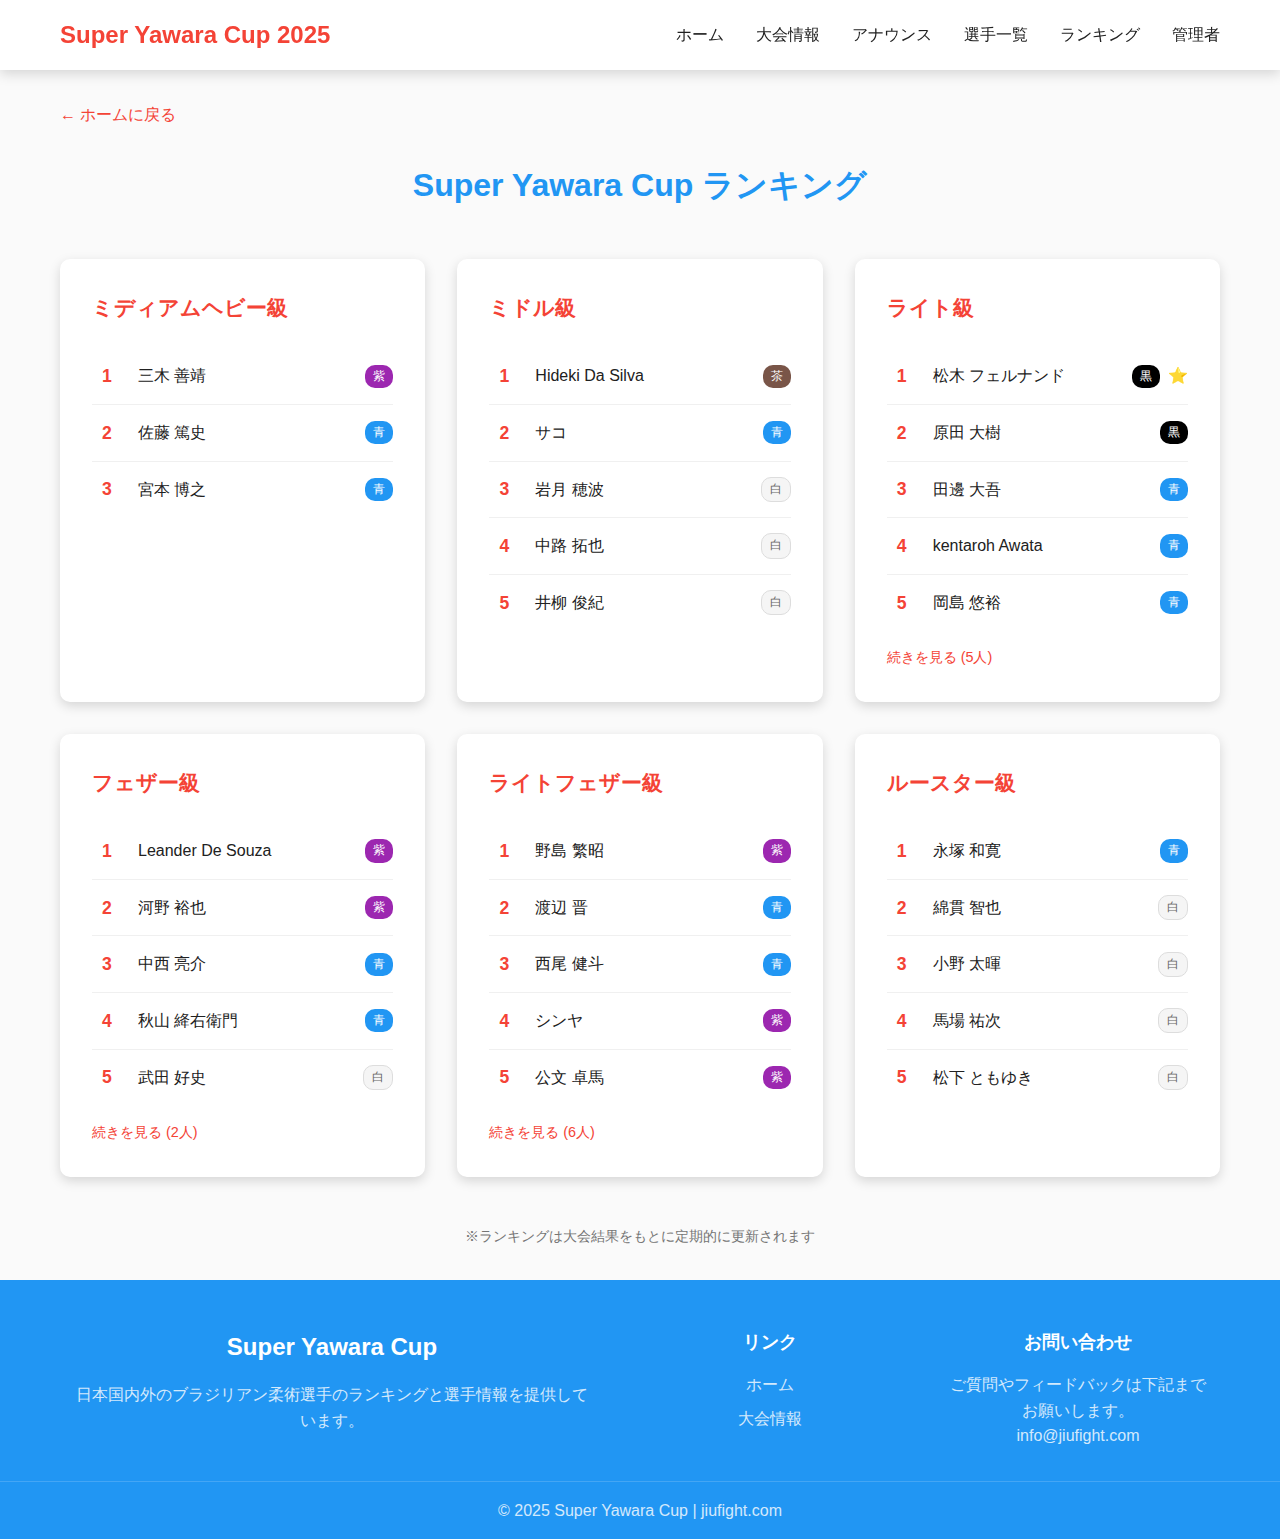
<file: rankings.html>
<!DOCTYPE html>
<html lang="ja">
<head>
    <meta charset="UTF-8">
    <meta name="viewport" content="width=device-width, initial-scale=1.0">
    <title>Super Yawara Cup ランキング - Jiufight</title>
    <link rel="stylesheet" href="styles.css">
    <link rel="stylesheet" href="rankings.css">
</head>
<body>
    <header>
        <nav class="navbar">
            <div class="nav-container">
                <h1 class="logo">Super Yawara Cup 2025</h1>
                <button class="mobile-menu-toggle" aria-label="メニュー">
                    <span></span>
                    <span></span>
                    <span></span>
                </button>
                <ul class="nav-menu">
                    <li><a href="index.html">ホーム</a></li>
                    <li><a href="tournament.html">大会情報</a></li>
                    <li><a href="announcements.html">アナウンス</a></li>
                    <li><a href="fighters.html">選手一覧</a></li>
                    <li><a href="rankings.html" class="active">ランキング</a></li>
                    <li><a href="admin.html">管理者</a></li>
                </ul>
            </div>
        </nav>
    </header>

    <main>
        <section class="rankings-section">
            <div class="container">
                <a href="index.html" class="back-link">← ホームに戻る</a>
                <h2 class="section-title">Super Yawara Cup ランキング</h2>
                
                <!-- Weight Class Rankings Grid -->
                <div class="weight-class-rankings">
                    <!-- ミディアムヘビー級 -->
                    <div class="weight-class-card">
                        <h3 class="weight-class-title">ミディアムヘビー級</h3>
                        <ol class="ranking-list">
                            <li><span class="rank-number">1</span><span class="fighter-name">三木 善靖</span><span class="belt-badge purple">紫</span></li>
                            <li><span class="rank-number">2</span><span class="fighter-name">佐藤 篤史</span><span class="belt-badge blue">青</span></li>
                            <li><span class="rank-number">3</span><span class="fighter-name">宮本 博之</span><span class="belt-badge blue">青</span></li>
                        </ol>
                    </div>

                    <!-- ミドル級 -->
                    <div class="weight-class-card">
                        <h3 class="weight-class-title">ミドル級</h3>
                        <ol class="ranking-list">
                            <li><span class="rank-number">1</span><span class="fighter-name">Hideki Da Silva</span><span class="belt-badge brown">茶</span></li>
                            <li><span class="rank-number">2</span><span class="fighter-name">サコ</span><span class="belt-badge blue">青</span></li>
                            <li><span class="rank-number">3</span><span class="fighter-name">岩月 穂波</span><span class="belt-badge white">白</span></li>
                            <li><span class="rank-number">4</span><span class="fighter-name">中路 拓也</span><span class="belt-badge white">白</span></li>
                            <li><span class="rank-number">5</span><span class="fighter-name">井柳 俊紀</span><span class="belt-badge white">白</span></li>
                        </ol>
                    </div>

                    <!-- ライト級 -->
                    <div class="weight-class-card">
                        <h3 class="weight-class-title">ライト級</h3>
                        <ol class="ranking-list">
                            <li><span class="rank-number">1</span><span class="fighter-name">松木 フェルナンド</span><span class="belt-badge black">黒</span><span class="champion-star">⭐️</span></li>
                            <li><span class="rank-number">2</span><span class="fighter-name">原田 大樹</span><span class="belt-badge black">黒</span></li>
                            <li><span class="rank-number">3</span><span class="fighter-name">田邊 大吾</span><span class="belt-badge blue">青</span></li>
                            <li><span class="rank-number">4</span><span class="fighter-name">kentaroh Awata</span><span class="belt-badge blue">青</span></li>
                            <li><span class="rank-number">5</span><span class="fighter-name">岡島 悠裕</span><span class="belt-badge blue">青</span></li>
                        </ol>
                        <a href="fighters.html" class="more-fighters">続きを見る (5人)</a>
                    </div>

                    <!-- フェザー級 -->
                    <div class="weight-class-card">
                        <h3 class="weight-class-title">フェザー級</h3>
                        <ol class="ranking-list">
                            <li><span class="rank-number">1</span><span class="fighter-name">Leander De Souza</span><span class="belt-badge purple">紫</span></li>
                            <li><span class="rank-number">2</span><span class="fighter-name">河野 裕也</span><span class="belt-badge purple">紫</span></li>
                            <li><span class="rank-number">3</span><span class="fighter-name">中西 亮介</span><span class="belt-badge blue">青</span></li>
                            <li><span class="rank-number">4</span><span class="fighter-name">秋山 絳右衛門</span><span class="belt-badge blue">青</span></li>
                            <li><span class="rank-number">5</span><span class="fighter-name">武田 好史</span><span class="belt-badge white">白</span></li>
                        </ol>
                        <a href="fighters.html" class="more-fighters">続きを見る (2人)</a>
                    </div>

                    <!-- ライトフェザー級 -->
                    <div class="weight-class-card">
                        <h3 class="weight-class-title">ライトフェザー級</h3>
                        <ol class="ranking-list">
                            <li><span class="rank-number">1</span><span class="fighter-name">野島 繁昭</span><span class="belt-badge purple">紫</span></li>
                            <li><span class="rank-number">2</span><span class="fighter-name">渡辺 晋</span><span class="belt-badge blue">青</span></li>
                            <li><span class="rank-number">3</span><span class="fighter-name">西尾 健斗</span><span class="belt-badge blue">青</span></li>
                            <li><span class="rank-number">4</span><span class="fighter-name">シンヤ</span><span class="belt-badge purple">紫</span></li>
                            <li><span class="rank-number">5</span><span class="fighter-name">公文 卓馬</span><span class="belt-badge purple">紫</span></li>
                        </ol>
                        <a href="fighters.html" class="more-fighters">続きを見る (6人)</a>
                    </div>

                    <!-- ルースター級 -->
                    <div class="weight-class-card">
                        <h3 class="weight-class-title">ルースター級</h3>
                        <ol class="ranking-list">
                            <li><span class="rank-number">1</span><span class="fighter-name">永塚 和寛</span><span class="belt-badge blue">青</span></li>
                            <li><span class="rank-number">2</span><span class="fighter-name">綿貫 智也</span><span class="belt-badge white">白</span></li>
                            <li><span class="rank-number">3</span><span class="fighter-name">小野 太暉</span><span class="belt-badge white">白</span></li>
                            <li><span class="rank-number">4</span><span class="fighter-name">馬場 祐次</span><span class="belt-badge white">白</span></li>
                            <li><span class="rank-number">5</span><span class="fighter-name">松下 ともゆき</span><span class="belt-badge white">白</span></li>
                        </ol>
                    </div>
                </div>

                <div class="ranking-note">
                    <p>※ランキングは大会結果をもとに定期的に更新されます</p>
                </div>
            </div>
        </section>
    </main>

    <footer>
        <div class="footer-content">
            <div class="footer-brand">
                <h3>Super Yawara Cup</h3>
                <p>日本国内外のブラジリアン柔術選手のランキングと選手情報を提供しています。</p>
            </div>
            <div class="footer-links">
                <h4>リンク</h4>
                <ul>
                    <li><a href="index.html">ホーム</a></li>
                    <li><a href="tournament.html">大会情報</a></li>
                </ul>
            </div>
            <div class="footer-contact">
                <h4>お問い合わせ</h4>
                <p>ご質問やフィードバックは下記までお願いします。</p>
                <p><a href="mailto:info@jiufight.com">info@jiufight.com</a></p>
            </div>
        </div>
        <div class="footer-bottom">
            <p>&copy; 2025 Super Yawara Cup | jiufight.com</p>
        </div>
    </footer>

    <script src="rankings.js"></script>
</body>
</html>
</file>
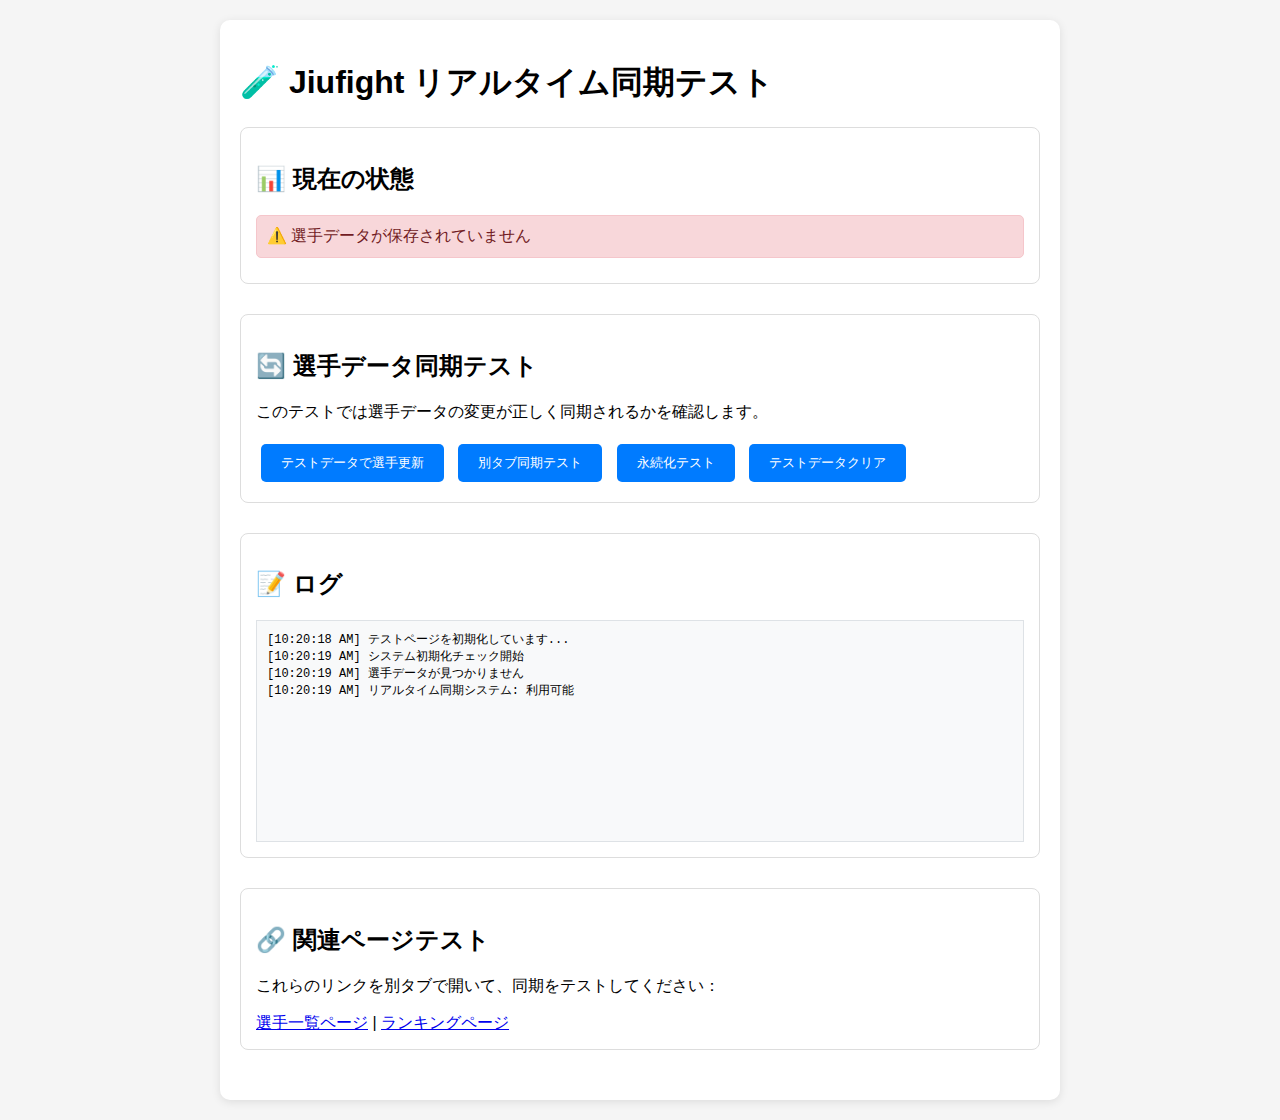
<file: test-sync.html>
<!DOCTYPE html>
<html lang="ja">
<head>
    <meta charset="UTF-8">
    <meta name="viewport" content="width=device-width, initial-scale=1.0">
    <title>🧪 リアルタイム同期テスト - Jiufight | 開発者用テスト画面</title>
    <meta name="description" content="Jiufightのリアルタイム同期機能をテストするための開発者用画面">
    <meta name="robots" content="noindex, nofollow">
    
    <!-- Favicon -->
    <link rel="icon" type="image/svg+xml" href="data:image/svg+xml,<svg xmlns='http://www.w3.org/2000/svg' viewBox='0 0 100 100'><text y='.9em' font-size='90'>🧪</text></svg>">
    <style>
        body {
            font-family: 'Inter', sans-serif;
            margin: 20px;
            background: #f5f5f5;
        }
        .test-container {
            max-width: 800px;
            margin: 0 auto;
            background: white;
            padding: 20px;
            border-radius: 10px;
            box-shadow: 0 2px 10px rgba(0,0,0,0.1);
        }
        .test-section {
            margin-bottom: 30px;
            padding: 15px;
            border: 1px solid #ddd;
            border-radius: 8px;
        }
        .test-result {
            padding: 10px;
            margin: 10px 0;
            border-radius: 5px;
        }
        .success { background: #d4edda; color: #155724; border: 1px solid #c3e6cb; }
        .error { background: #f8d7da; color: #721c24; border: 1px solid #f5c6cb; }
        .info { background: #d1ecf1; color: #0c5460; border: 1px solid #bee5eb; }
        button {
            background: #007bff;
            color: white;
            border: none;
            padding: 10px 20px;
            border-radius: 5px;
            cursor: pointer;
            margin: 5px;
        }
        button:hover { background: #0056b3; }
        .log {
            background: #f8f9fa;
            border: 1px solid #dee2e6;
            padding: 10px;
            height: 200px;
            overflow-y: auto;
            font-family: monospace;
            font-size: 12px;
            white-space: pre-wrap;
        }
    </style>
</head>
<body>
    <div class="test-container">
        <h1>🧪 Jiufight リアルタイム同期テスト</h1>
        
        <div class="test-section">
            <h2>📊 現在の状態</h2>
            <div id="current-status" class="test-result info">
                システムを読み込み中...
            </div>
        </div>
        
        <div class="test-section">
            <h2>🔄 選手データ同期テスト</h2>
            <p>このテストでは選手データの変更が正しく同期されるかを確認します。</p>
            
            <button onclick="testFighterUpdate()">テストデータで選手更新</button>
            <button onclick="testCrossTabSync()">別タブ同期テスト</button>
            <button onclick="testPersistence()">永続化テスト</button>
            <button onclick="clearTestData()">テストデータクリア</button>
            
            <div id="fighter-test-results"></div>
        </div>
        
        <div class="test-section">
            <h2>📝 ログ</h2>
            <div id="test-log" class="log"></div>
        </div>
        
        <div class="test-section">
            <h2>🔗 関連ページテスト</h2>
            <p>これらのリンクを別タブで開いて、同期をテストしてください：</p>
            <a href="fighters.html" target="_blank">選手一覧ページ</a> | 
            <a href="rankings.html" target="_blank">ランキングページ</a>
        </div>
    </div>

    <script src="realtime-sync.js"></script>
    <script>
        let testLog = [];
        
        function log(message, type = 'info') {
            const timestamp = new Date().toLocaleTimeString();
            const logEntry = `[${timestamp}] ${message}`;
            testLog.push(logEntry);
            
            const logElement = document.getElementById('test-log');
            logElement.textContent = testLog.join('\n');
            logElement.scrollTop = logElement.scrollHeight;
            
            console.log(logEntry);
        }
        
        function showResult(elementId, message, type) {
            const element = document.getElementById(elementId);
            element.className = `test-result ${type}`;
            element.textContent = message;
        }
        
        // 初期状態チェック
        function checkInitialStatus() {
            log('システム初期化チェック開始');
            
            // localStorage確認
            const fightersData = localStorage.getItem('fightersData');
            const timestamp = localStorage.getItem('fightersData_timestamp');
            
            if (fightersData) {
                const data = JSON.parse(fightersData);
                log(`選手データ発見: ${data.length}人の選手`);
                showResult('current-status', `✅ ${data.length}人の選手データが保存されています (最終更新: ${timestamp ? new Date(parseInt(timestamp)).toLocaleString() : '不明'})`, 'success');
            } else {
                log('選手データが見つかりません');
                showResult('current-status', '⚠️ 選手データが保存されていません', 'error');
            }
            
            // リアルタイム同期システム確認
            if (window.realtimeSync) {
                log('リアルタイム同期システム: 利用可能');
                
                // コールバック登録
                window.realtimeSync.onFighterUpdate((updatedData) => {
                    log(`🔄 リアルタイム更新検出: ${updatedData.length}人の選手データ`);
                    showResult('fighter-test-results', `🔄 リアルタイム更新を受信しました (${updatedData.length}人)`, 'success');
                });
            } else {
                log('❌ リアルタイム同期システムが利用できません');
                showResult('current-status', '❌ リアルタイム同期システムエラー', 'error');
            }
        }
        
        // 選手データ更新テスト
        function testFighterUpdate() {
            log('選手データ更新テスト開始');
            
            const testFighter = {
                id: 9999,
                name: 'テスト選手',
                nickname: 'テストファイター',
                belt: 'black',
                weight: 'test',
                dojo: 'テスト道場',
                wins: 999,
                losses: 0,
                bio: 'リアルタイム同期テスト用の選手データです',
                fullName: 'テスト太郎',
                age: '25',
                occupation: 'テスター',
                location: 'テスト県',
                experience: 'テスト歴10年',
                specialty: 'テスト技',
                characteristic: 'いつもテストしてる',
                motivation: 'テストに勝ちたい！',
                lastUpdated: new Date().toISOString()
            };
            
            // 既存データ取得
            let fightersData = [];
            const existingData = localStorage.getItem('fightersData');
            if (existingData) {
                fightersData = JSON.parse(existingData);
            }
            
            // テスト選手を追加/更新
            const existingIndex = fightersData.findIndex(f => f.id === 9999);
            if (existingIndex >= 0) {
                fightersData[existingIndex] = testFighter;
                log('テスト選手データを更新');
            } else {
                fightersData.push(testFighter);
                log('テスト選手データを追加');
            }
            
            // リアルタイム同期で保存
            if (window.realtimeSync) {
                window.realtimeSync.updateFighters(fightersData);
                log('✅ リアルタイム同期システムで更新完了');
                showResult('fighter-test-results', '✅ テスト選手データを更新しました', 'success');
            } else {
                localStorage.setItem('fightersData', JSON.stringify(fightersData));
                log('⚠️ フォールバック: localStorage直接保存');
                showResult('fighter-test-results', '⚠️ フォールバック保存しました', 'info');
            }
        }
        
        // 別タブ同期テスト
        function testCrossTabSync() {
            log('別タブ同期テスト開始');
            showResult('fighter-test-results', '🔄 別タブを開いて同期をテストしてください...', 'info');
            
            // 選手一覧とランキングページを開く
            window.open('fighters.html', '_blank');
            window.open('rankings.html', '_blank');
            
            log('選手一覧ページとランキングページを新しいタブで開きました');
            log('各ページでテスト選手（ID: 9999）のプロフィールを編集してみてください');
        }
        
        // 永続化テスト
        function testPersistence() {
            log('永続化テスト開始');
            
            const timestamp = localStorage.getItem('fightersData_timestamp');
            if (timestamp) {
                const lastUpdate = new Date(parseInt(timestamp));
                const now = new Date();
                const timeDiff = now - lastUpdate;
                
                log(`最終更新: ${lastUpdate.toLocaleString()}`);
                log(`経過時間: ${Math.round(timeDiff / 1000)}秒`);
                
                if (timeDiff > 30000) { // 30秒以上前
                    showResult('fighter-test-results', `✅ データが${Math.round(timeDiff / 1000)}秒間永続化されています`, 'success');
                } else {
                    showResult('fighter-test-results', `📊 データ保存から${Math.round(timeDiff / 1000)}秒経過`, 'info');
                }
            } else {
                showResult('fighter-test-results', '❌ 永続化データが見つかりません', 'error');
                log('永続化データのタイムスタンプが見つかりません');
            }
            
            // ページリロードテスト提案
            setTimeout(() => {
                if (confirm('ページをリロードして永続化をテストしますか？')) {
                    location.reload();
                }
            }, 1000);
        }
        
        // テストデータクリア
        function clearTestData() {
            log('テストデータクリア開始');
            
            let fightersData = [];
            const existingData = localStorage.getItem('fightersData');
            if (existingData) {
                fightersData = JSON.parse(existingData);
                
                // テスト選手削除
                fightersData = fightersData.filter(f => f.id !== 9999);
                
                if (window.realtimeSync) {
                    window.realtimeSync.updateFighters(fightersData);
                    log('✅ テスト選手データを削除（リアルタイム同期）');
                } else {
                    localStorage.setItem('fightersData', JSON.stringify(fightersData));
                    log('✅ テスト選手データを削除（localStorage）');
                }
                
                showResult('fighter-test-results', '✅ テストデータをクリアしました', 'success');
            } else {
                log('クリアするデータが見つかりません');
                showResult('fighter-test-results', 'ℹ️ クリアするデータがありません', 'info');
            }
        }
        
        // 初期化
        document.addEventListener('DOMContentLoaded', () => {
            log('テストページを初期化しています...');
            setTimeout(checkInitialStatus, 500);
        });
        
        // 定期的な状態監視
        setInterval(() => {
            const timestamp = localStorage.getItem('fightersData_timestamp');
            if (timestamp) {
                const lastUpdate = new Date(parseInt(timestamp));
                const status = document.getElementById('current-status');
                if (status && status.textContent.includes('選手データが保存されています')) {
                    const data = JSON.parse(localStorage.getItem('fightersData') || '[]');
                    status.textContent = `✅ ${data.length}人の選手データが保存されています (最終更新: ${lastUpdate.toLocaleString()})`;
                }
            }
        }, 5000);
    </script>
</body>
</html>
</file>
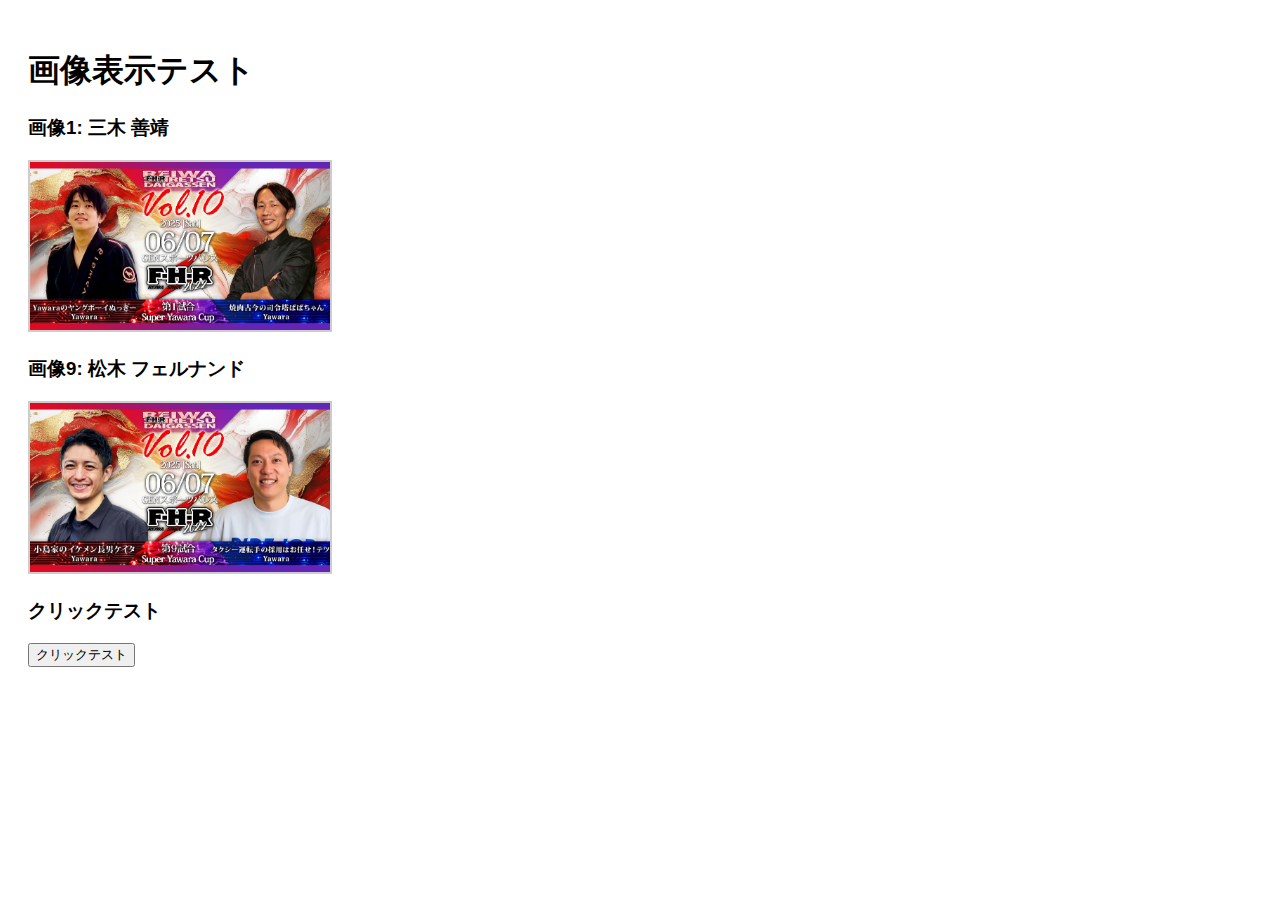
<file: test.html>
<!DOCTYPE html>
<html lang="ja">
<head>
    <meta charset="UTF-8">
    <meta name="viewport" content="width=device-width, initial-scale=1.0">
    <title>画像テスト</title>
    <style>
        body { font-family: Arial, sans-serif; padding: 20px; }
        .image-test { margin: 20px 0; }
        .image-test img { max-width: 300px; height: auto; border: 2px solid #ccc; }
    </style>
</head>
<body>
    <h1>画像表示テスト</h1>
    
    <div class="image-test">
        <h3>画像1: 三木 善靖</h3>
        <img src="images/fighters/LINE_ALBUM_対戦カード_250606_1.jpg" alt="画像1">
    </div>
    
    <div class="image-test">
        <h3>画像9: 松木 フェルナンド</h3>
        <img src="images/fighters/LINE_ALBUM_対戦カード_250606_9.jpg" alt="画像9">
    </div>
    
    <div class="image-test">
        <h3>クリックテスト</h3>
        <button onclick="testClick()">クリックテスト</button>
    </div>
    
    <script>
        function testClick() {
            alert('クリック動作しました！');
        }
    </script>
</body>
</html>
</file>
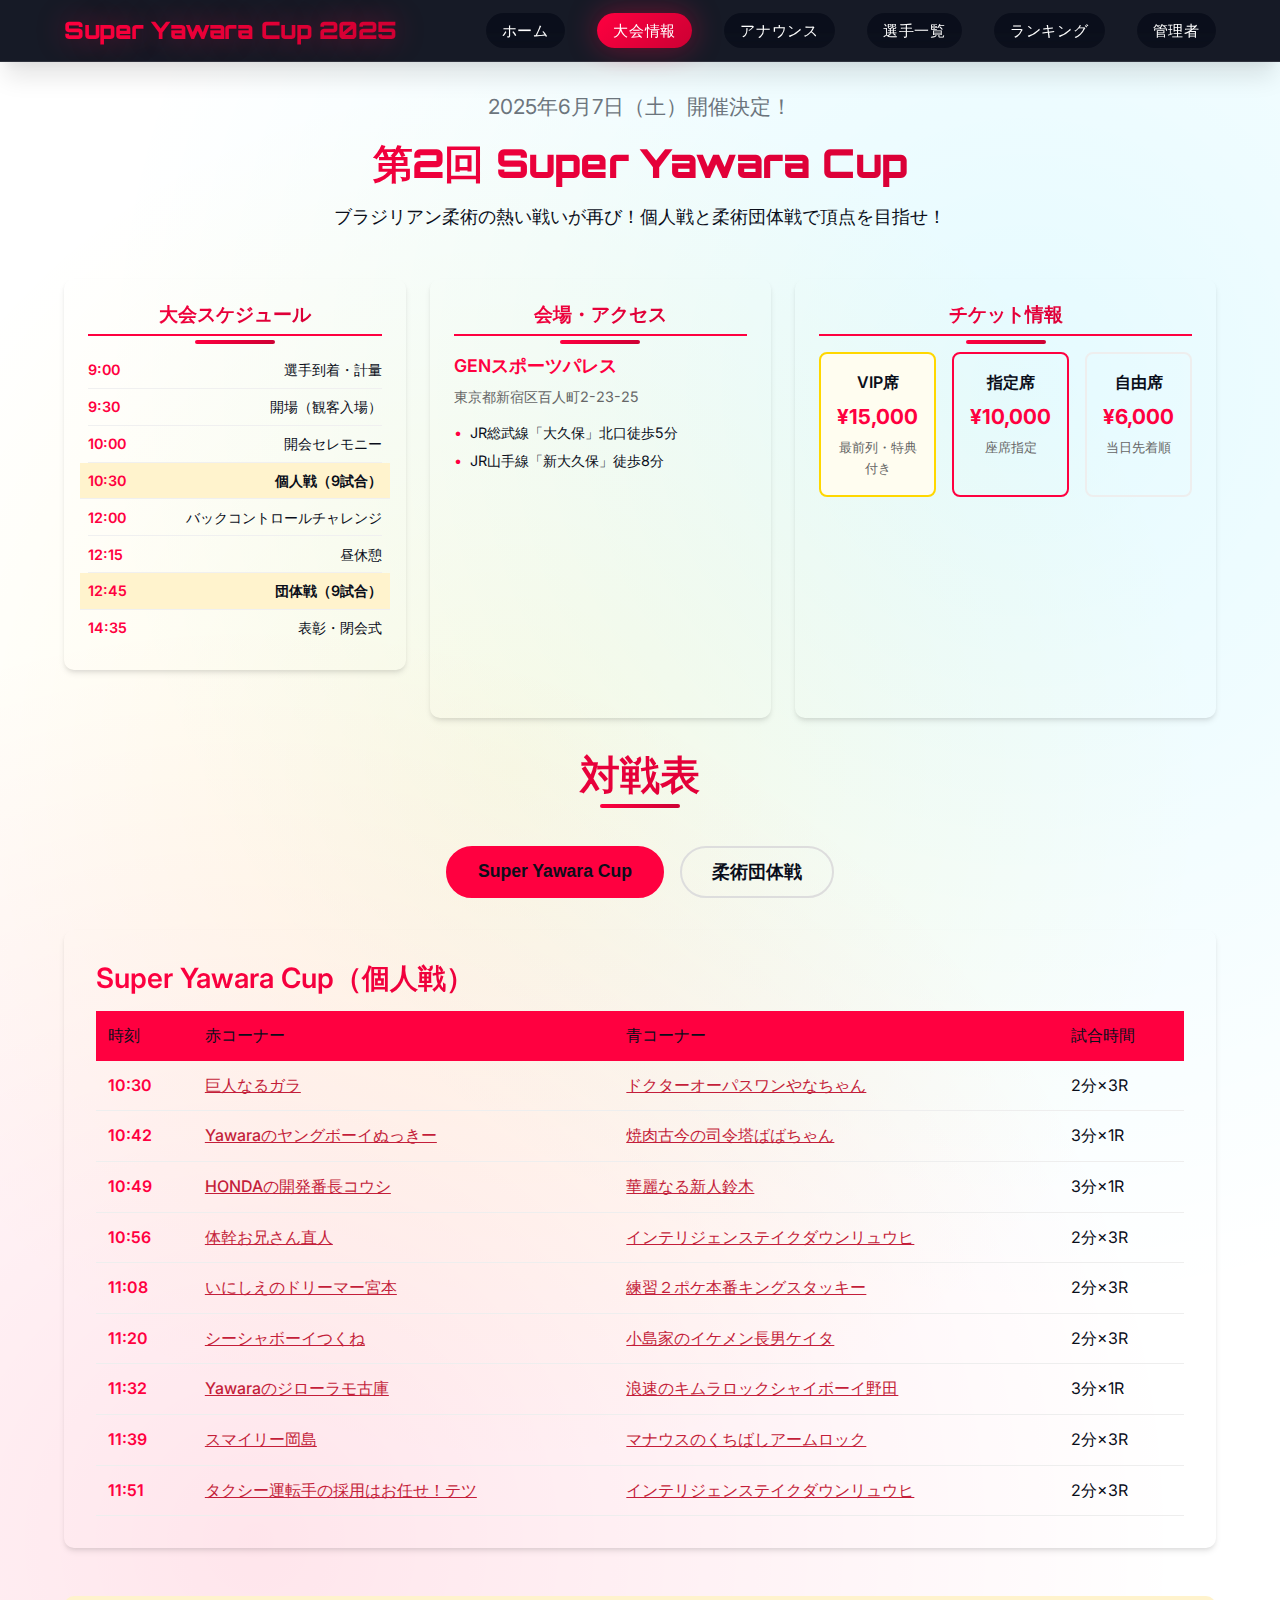
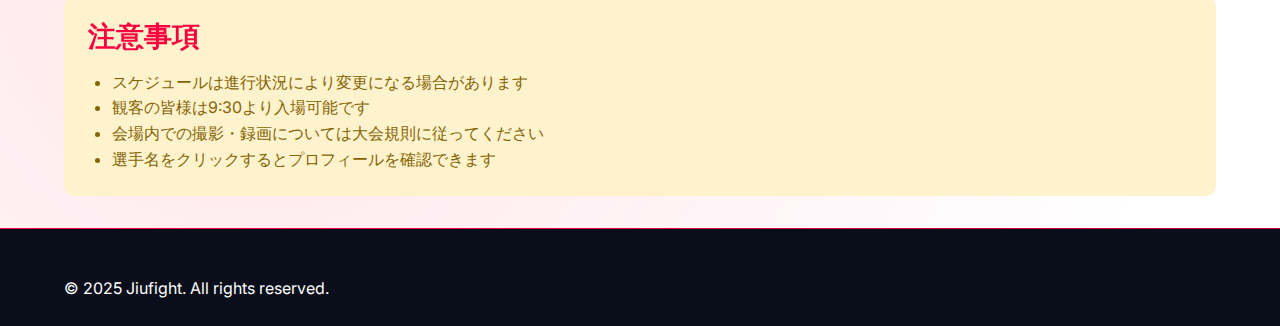
<file: tournament.html>
<!DOCTYPE html>
<html lang="ja">
<head>
    <meta charset="UTF-8">
    <meta name="viewport" content="width=device-width, initial-scale=1.0">
    <title>📅 大会情報 - Super Yawara Cup 2025 | 開催日程・会場・ルール詳細</title>
    <meta name="description" content="第2回 Super Yawara Cup 2025の詳細情報。2025年6月7日、GENスポーツパレスで開催。開始時間、会場アクセス、大会ルールを詳しく解説。">
    <meta name="keywords" content="大会情報,開催日程,会場案内,ルール,GENスポーツパレス,新宿,アクセス,参加要項">
    
    <!-- OGP Meta Tags -->
    <meta property="og:title" content="📅 大会情報 - Super Yawara Cup 2025">
    <meta property="og:description" content="2025年6月7日開催決定！会場・時間・ルールなど大会の詳細情報をチェック">
    <meta property="og:type" content="website">
    <meta property="og:url" content="https://jiufight.com/tournament.html">
    <meta property="og:site_name" content="Jiufight">
    
    <!-- Twitter Card -->
    <meta name="twitter:card" content="summary">
    <meta name="twitter:title" content="📅 大会情報 - Super Yawara Cup 2025">
    <meta name="twitter:description" content="📍 GENスポーツパレス 📅 6月7日 ⏰ 10:30開始予定">
    
    <!-- Favicon -->
    <link rel="icon" type="image/svg+xml" href="data:image/svg+xml,<svg xmlns='http://www.w3.org/2000/svg' viewBox='0 0 100 100'><text y='.9em' font-size='90'>🥋</text></svg>">
    
    <link rel="stylesheet" href="styles-v2.css">
    <style>
        .tournament-section {
            padding: 2rem 0;
        }
        
        .back-link {
            display: inline-block;
            color: var(--primary-color);
            text-decoration: none;
            margin-bottom: 2rem;
            font-weight: 500;
        }
        
        .back-link:hover {
            text-decoration: underline;
        }
        
        .tournament-header {
            text-align: center;
            margin-bottom: 3rem;
        }
        
        .tournament-date {
            font-size: 1.3rem;
            color: var(--text-light);
            margin-bottom: 1rem;
        }
        
        .tournament-title {
            font-size: 2.5rem;
            color: var(--primary-color);
            margin-bottom: 1rem;
        }
        
        .tournament-subtitle {
            font-size: 1.1rem;
            color: var(--text-color);
        }
        
        .schedule-section {
            background-color: var(--white);
            padding: 2rem;
            border-radius: 10px;
            box-shadow: var(--shadow);
            margin-bottom: 3rem;
        }
        
        .schedule-grid {
            display: grid;
            grid-template-columns: repeat(auto-fit, minmax(200px, 1fr));
            gap: 1.5rem;
            margin-top: 1.5rem;
        }
        
        .schedule-item {
            text-align: center;
            padding: 1rem;
            background-color: var(--bg-color);
            border-radius: 8px;
        }
        
        .schedule-time {
            font-size: 1.2rem;
            font-weight: 600;
            color: var(--primary-color);
            margin-bottom: 0.5rem;
        }
        
        .schedule-event {
            color: var(--text-color);
        }
        
        /* Compact Info Container */
        .info-container {
            display: grid;
            grid-template-columns: 1fr 1fr 1fr;
            gap: 1.5rem;
            margin-bottom: 2rem;
        }
        
        .compact {
            background-color: var(--white);
            padding: 1.5rem;
            border-radius: 10px;
            box-shadow: var(--shadow);
        }
        
        .compact .section-title {
            font-size: 1.2rem;
            margin-bottom: 1rem;
            padding-bottom: 0.5rem;
            border-bottom: 2px solid var(--primary-color);
        }
        
        /* Compact Schedule */
        .schedule-list {
            font-size: 0.9rem;
        }
        
        .schedule-row {
            display: flex;
            justify-content: space-between;
            padding: 0.4rem 0;
            border-bottom: 1px solid #f0f0f0;
        }
        
        .schedule-row:last-child {
            border-bottom: none;
        }
        
        .schedule-row.highlight {
            background-color: #fff3cd;
            padding: 0.4rem 0.5rem;
            margin: 0 -0.5rem;
            font-weight: 600;
        }
        
        .schedule-row .time {
            color: var(--primary-color);
            font-weight: 600;
            min-width: 50px;
        }
        
        /* Compact Venue */
        .venue-content {
            font-size: 0.9rem;
        }
        
        .venue-name {
            font-size: 1.1rem;
            font-weight: 600;
            color: var(--primary-color);
            margin-bottom: 0.3rem;
        }
        
        .venue-address {
            margin-bottom: 0.8rem;
            color: #666;
        }
        
        .access-items {
            display: flex;
            flex-direction: column;
            gap: 0.3rem;
        }
        
        .access-item {
            padding-left: 1rem;
            position: relative;
        }
        
        .access-item::before {
            content: "•";
            position: absolute;
            left: 0;
            color: var(--primary-color);
        }
        
        /* Ticket Section */
        .ticket-grid {
            display: grid;
            grid-template-columns: repeat(3, 1fr);
            gap: 1rem;
        }
        
        .ticket-item {
            text-align: center;
            padding: 1rem;
            border-radius: 8px;
            border: 2px solid #eee;
            transition: var(--transition);
        }
        
        .ticket-item:hover {
            transform: translateY(-2px);
            box-shadow: 0 4px 8px rgba(0,0,0,0.1);
        }
        
        .ticket-item.vip {
            border-color: #FFD700;
            background-color: #fffdf0;
        }
        
        .ticket-item.reserved {
            border-color: var(--primary-color);
        }
        
        .ticket-type {
            font-weight: 600;
            margin-bottom: 0.3rem;
        }
        
        .ticket-price {
            font-size: 1.3rem;
            font-weight: bold;
            color: var(--primary-color);
            margin-bottom: 0.3rem;
        }
        
        .ticket-benefit {
            font-size: 0.8rem;
            color: #666;
        }
        
        .match-tables {
            margin-bottom: 3rem;
        }
        
        .tab-buttons {
            display: flex;
            gap: 1rem;
            margin-bottom: 2rem;
            justify-content: center;
        }
        
        .tab-btn {
            background-color: var(--white);
            border: 2px solid #ddd;
            padding: 12px 30px;
            border-radius: 30px;
            cursor: pointer;
            font-weight: 600;
            font-size: 1.1rem;
            transition: var(--transition);
            color: var(--text-color);
        }
        
        .tab-btn:hover {
            border-color: var(--primary-color);
            color: var(--primary-color);
            background-color: var(--white);
        }
        
        .tab-btn.active {
            background-color: var(--primary-color);
            color: var(--white);
            border-color: var(--primary-color);
        }
        
        .match-table-container {
            background-color: var(--white);
            padding: 2rem;
            border-radius: 10px;
            box-shadow: var(--shadow);
            overflow-x: auto;
        }
        
        .match-table {
            width: 100%;
            border-collapse: collapse;
        }
        
        .match-table th {
            background-color: var(--primary-color);
            color: var(--white);
            padding: 12px;
            text-align: left;
            font-weight: 500;
        }
        
        .match-table td {
            padding: 12px;
            border-bottom: 1px solid #eee;
        }
        
        .match-table tr:hover {
            background-color: var(--bg-color);
        }
        
        .fighter-name {
            font-weight: 500;
            color: var(--text-color);
        }
        
        .match-time {
            color: var(--primary-color);
            font-weight: 600;
        }
        
        .notes-section {
            background-color: #fff3cd;
            padding: 1.5rem;
            border-radius: 10px;
            margin-top: 3rem;
        }
        
        .notes-section h3 {
            color: #856404;
            margin-bottom: 1rem;
        }
        
        .notes-section ul {
            color: #856404;
            margin-left: 1.5rem;
        }
        
        .tab-content {
            display: none;
        }
        
        .tab-content.active {
            display: block;
        }
        
        /* Responsive design */
        @media (max-width: 968px) {
            .info-container {
                grid-template-columns: 1fr;
                gap: 1rem;
            }
            
            .ticket-grid {
                grid-template-columns: 1fr;
                gap: 0.8rem;
            }
            
            .ticket-item {
                display: flex;
                align-items: center;
                justify-content: space-between;
                padding: 0.8rem 1rem;
            }
            
            .ticket-type {
                margin-bottom: 0;
            }
            
            .ticket-price {
                font-size: 1.1rem;
                margin-bottom: 0;
            }
            
            .ticket-benefit {
                margin-left: 0.5rem;
            }
        }
        
        @media (max-width: 768px) {
            .tab-buttons {
                flex-direction: column;
                align-items: center;
            }
            
            .tab-btn {
                width: 200px;
            }
        }
    </style>
</head>
<body>
    <header>
        <nav class="navbar">
            <div class="nav-container">
                <h1 class="logo">Super Yawara Cup 2025</h1>
                <button class="mobile-menu-toggle" aria-label="メニュー">
                    <span></span>
                    <span></span>
                    <span></span>
                </button>
                <ul class="nav-menu">
                    <li><a href="index.html">ホーム</a></li>
                    <li><a href="tournament.html" class="active">大会情報</a></li>
                    <li><a href="announcements.html">アナウンス</a></li>
                    <li><a href="fighters.html">選手一覧</a></li>
                    <li><a href="rankings.html">ランキング</a></li>
                    <li><a href="admin.html">管理者</a></li>
                </ul>
            </div>
        </nav>
    </header>

    <main>
        <section class="tournament-section">
            <div class="container">
                <a href="index.html" class="back-link">← ホームに戻る</a>
                
                <div class="tournament-header">
                    <p class="tournament-date">2025年6月7日（土）開催決定！</p>
                    <h1 class="tournament-title">第2回 Super Yawara Cup</h1>
                    <p class="tournament-subtitle">ブラジリアン柔術の熱い戦いが再び！個人戦と柔術団体戦で頂点を目指せ！</p>
                </div>

                <div class="info-container">
                    <div class="schedule-section compact">
                        <h2 class="section-title">大会スケジュール</h2>
                        <div class="schedule-list">
                            <div class="schedule-row">
                                <span class="time">9:00</span><span class="event">選手到着・計量</span>
                            </div>
                            <div class="schedule-row">
                                <span class="time">9:30</span><span class="event">開場（観客入場）</span>
                            </div>
                            <div class="schedule-row">
                                <span class="time">10:00</span><span class="event">開会セレモニー</span>
                            </div>
                            <div class="schedule-row highlight">
                                <span class="time">10:30</span><span class="event">個人戦（9試合）</span>
                            </div>
                            <div class="schedule-row">
                                <span class="time">12:00</span><span class="event">バックコントロールチャレンジ</span>
                            </div>
                            <div class="schedule-row">
                                <span class="time">12:15</span><span class="event">昼休憩</span>
                            </div>
                            <div class="schedule-row highlight">
                                <span class="time">12:45</span><span class="event">団体戦（9試合）</span>
                            </div>
                            <div class="schedule-row">
                                <span class="time">14:35</span><span class="event">表彰・閉会式</span>
                            </div>
                        </div>
                    </div>

                    <div class="venue-access-section compact">
                        <h2 class="section-title">会場・アクセス</h2>
                        <div class="venue-content">
                            <div class="venue-name">GENスポーツパレス</div>
                            <div class="venue-address">東京都新宿区百人町2-23-25</div>
                            <div class="access-items">
                                <span class="access-item">JR総武線「大久保」北口徒歩5分</span>
                                <span class="access-item">JR山手線「新大久保」徒歩8分</span>
                            </div>
                        </div>
                    </div>

                    <div class="ticket-section compact">
                        <h2 class="section-title">チケット情報</h2>
                        <div class="ticket-grid">
                            <div class="ticket-item vip">
                                <div class="ticket-type">VIP席</div>
                                <div class="ticket-price">¥15,000</div>
                                <div class="ticket-benefit">最前列・特典付き</div>
                            </div>
                            <div class="ticket-item reserved">
                                <div class="ticket-type">指定席</div>
                                <div class="ticket-price">¥10,000</div>
                                <div class="ticket-benefit">座席指定</div>
                            </div>
                            <div class="ticket-item general">
                                <div class="ticket-type">自由席</div>
                                <div class="ticket-price">¥6,000</div>
                                <div class="ticket-benefit">当日先着順</div>
                            </div>
                        </div>
                    </div>
                </div>

                <div class="match-tables">
                    <h2 class="section-title">対戦表</h2>
                    <div class="tab-buttons">
                        <button class="tab-btn active" onclick="showTab('individual')">Super Yawara Cup</button>
                        <button class="tab-btn" onclick="showTab('team')">柔術団体戦</button>
                    </div>

                    <div id="individual" class="tab-content active">
                        <div class="match-table-container">
                            <h3>Super Yawara Cup（個人戦）</h3>
                            <table class="match-table">
                                <thead>
                                    <tr>
                                        <th>時刻</th>
                                        <th>赤コーナー</th>
                                        <th>青コーナー</th>
                                        <th>試合時間</th>
                                    </tr>
                                </thead>
                                <tbody>
                                    <tr>
                                        <td class="match-time">10:30</td>
                                        <td class="fighter-name">巨人なるガラ</td>
                                        <td class="fighter-name">ドクターオーパスワンやなちゃん</td>
                                        <td>2分×3R</td>
                                    </tr>
                                    <tr>
                                        <td class="match-time">10:42</td>
                                        <td class="fighter-name">Yawaraのヤングボーイぬっきー</td>
                                        <td class="fighter-name">焼肉古今の司令塔ばばちゃん</td>
                                        <td>3分×1R</td>
                                    </tr>
                                    <tr>
                                        <td class="match-time">10:49</td>
                                        <td class="fighter-name">HONDAの開発番長コウシ</td>
                                        <td class="fighter-name">華麗なる新人鈴木</td>
                                        <td>3分×1R</td>
                                    </tr>
                                    <tr>
                                        <td class="match-time">10:56</td>
                                        <td class="fighter-name">体幹お兄さん直人</td>
                                        <td class="fighter-name">インテリジェンステイクダウンリュウヒ</td>
                                        <td>2分×3R</td>
                                    </tr>
                                    <tr>
                                        <td class="match-time">11:08</td>
                                        <td class="fighter-name">いにしえのドリーマー宮本</td>
                                        <td class="fighter-name">練習２ポケ本番キングスタッキー</td>
                                        <td>2分×3R</td>
                                    </tr>
                                    <tr>
                                        <td class="match-time">11:20</td>
                                        <td class="fighter-name">シーシャボーイつくね</td>
                                        <td class="fighter-name">小島家のイケメン長男ケイタ</td>
                                        <td>2分×3R</td>
                                    </tr>
                                    <tr>
                                        <td class="match-time">11:32</td>
                                        <td class="fighter-name">Yawaraのジローラモ古庫</td>
                                        <td class="fighter-name">浪速のキムラロックシャイボーイ野田</td>
                                        <td>3分×1R</td>
                                    </tr>
                                    <tr>
                                        <td class="match-time">11:39</td>
                                        <td class="fighter-name">スマイリー岡島</td>
                                        <td class="fighter-name">マナウスのくちばしアームロック</td>
                                        <td>2分×3R</td>
                                    </tr>
                                    <tr>
                                        <td class="match-time">11:51</td>
                                        <td class="fighter-name">タクシー運転手の採用はお任せ！テツ</td>
                                        <td class="fighter-name">インテリジェンステイクダウンリュウヒ</td>
                                        <td>2分×3R</td>
                                    </tr>
                                </tbody>
                            </table>
                        </div>
                    </div>

                    <div id="team" class="tab-content">
                        <div class="match-table-container">
                            <h3>柔術団体戦</h3>
                            <table class="match-table">
                                <thead>
                                    <tr>
                                        <th>時刻</th>
                                        <th>赤コーナー</th>
                                        <th>青コーナー</th>
                                        <th>試合時間</th>
                                    </tr>
                                </thead>
                                <tbody>
                                    <tr>
                                        <td class="match-time">12:45</td>
                                        <td class="fighter-name">関原翔</td>
                                        <td class="fighter-name">治療家の破壊王河野</td>
                                        <td>2分×3R</td>
                                    </tr>
                                    <tr>
                                        <td class="match-time">12:57</td>
                                        <td class="fighter-name">山本歩夢</td>
                                        <td class="fighter-name">フェニックススイープ白木</td>
                                        <td>2分×3R</td>
                                    </tr>
                                    <tr>
                                        <td class="match-time">13:09</td>
                                        <td class="fighter-name">ガブリエル</td>
                                        <td class="fighter-name">シーシャ好きの柔道ファイターよしき</td>
                                        <td>2分×3R</td>
                                    </tr>
                                    <tr>
                                        <td class="match-time">13:21</td>
                                        <td class="fighter-name">千原右京</td>
                                        <td class="fighter-name">柔術ポーカーフェイス関</td>
                                        <td>2分×3R</td>
                                    </tr>
                                    <tr>
                                        <td class="match-time">13:33</td>
                                        <td class="fighter-name">宮澤雄大</td>
                                        <td class="fighter-name">スピードスター喜一</td>
                                        <td>2分×3R</td>
                                    </tr>
                                    <tr>
                                        <td class="match-time">13:45</td>
                                        <td class="fighter-name">きんじ</td>
                                        <td class="fighter-name">慶應出身エリート弁護士メーン上田</td>
                                        <td>2分×3R</td>
                                    </tr>
                                    <tr>
                                        <td class="match-time">13:57</td>
                                        <td class="fighter-name">羽場内</td>
                                        <td class="fighter-name">エンジニア黒帯西尾</td>
                                        <td>2分×3R</td>
                                    </tr>
                                    <tr>
                                        <td class="match-time">14:09</td>
                                        <td class="fighter-name">大竹</td>
                                        <td class="fighter-name">トゥータイムスチャンピオン野島</td>
                                        <td>2分×3R</td>
                                    </tr>
                                    <tr>
                                        <td class="match-time">14:21</td>
                                        <td class="fighter-name">原田さん（黒帯）</td>
                                        <td class="fighter-name">小島家のイケメン次男ユウジ</td>
                                        <td>2分×3R</td>
                                    </tr>
                                </tbody>
                            </table>
                        </div>
                    </div>
                </div>

                <div class="notes-section">
                    <h3>注意事項</h3>
                    <ul>
                        <li>スケジュールは進行状況により変更になる場合があります</li>
                        <li>観客の皆様は9:30より入場可能です</li>
                        <li>会場内での撮影・録画については大会規則に従ってください</li>
                        <li>選手名をクリックするとプロフィールを確認できます</li>
                    </ul>
                </div>
            </div>
        </section>
    </main>

    <footer>
        <div class="container">
            <p>&copy; 2025 Jiufight. All rights reserved.</p>
        </div>
    </footer>

    <script src="script.js"></script>
    <script src="tournament-fighters.js"></script>
    <script>
        function showTab(tabName) {
            // Hide all tab contents
            const tabContents = document.querySelectorAll('.tab-content');
            tabContents.forEach(tab => {
                tab.classList.remove('active');
            });

            // Remove active class from all buttons
            const tabButtons = document.querySelectorAll('.tab-btn');
            tabButtons.forEach(btn => {
                btn.classList.remove('active');
            });

            // Show selected tab
            document.getElementById(tabName).classList.add('active');

            // Add active class to clicked button
            event.target.classList.add('active');
        }
    </script>
</body>
</html>
</file>
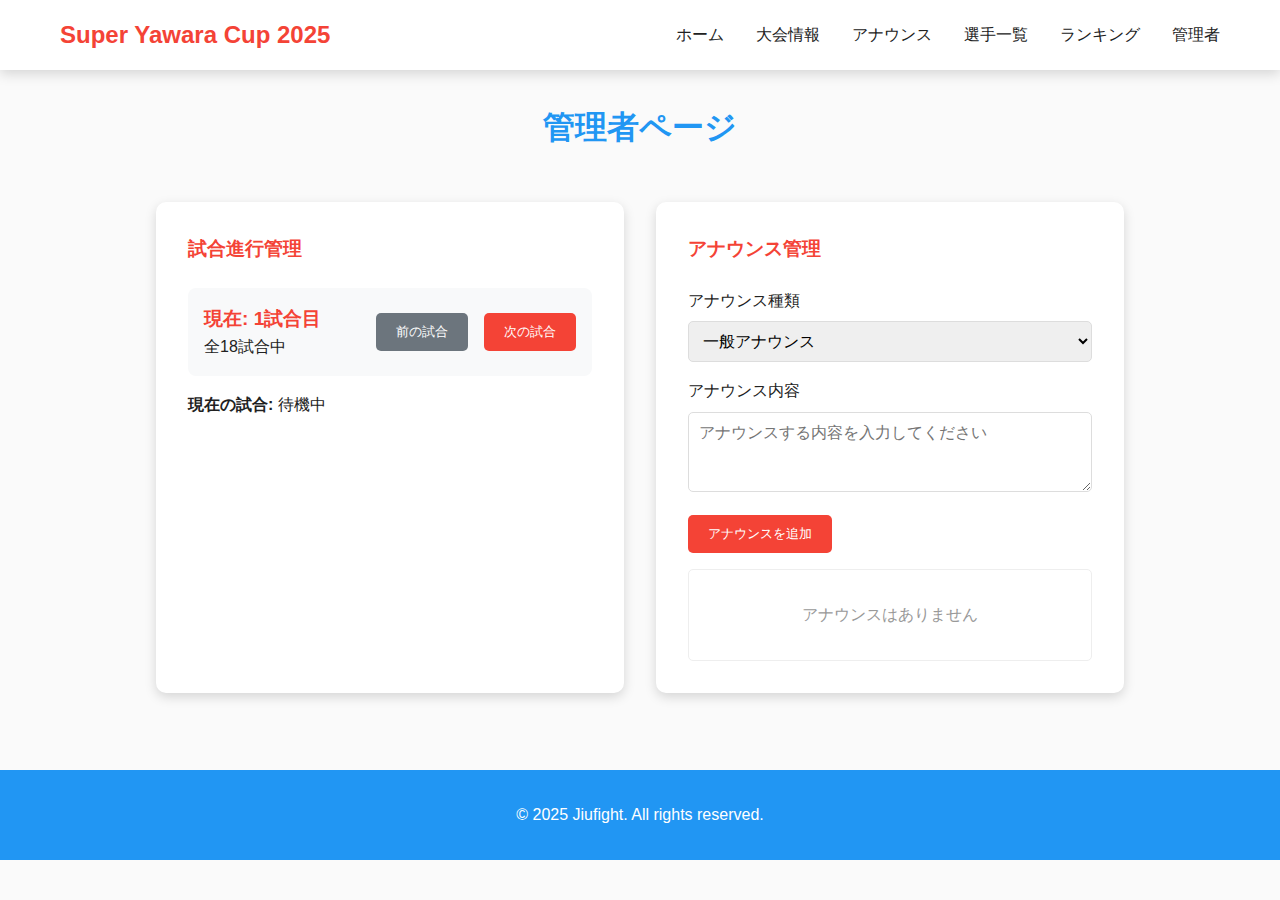
<file: jiufight/admin.html>
<!DOCTYPE html>
<html lang="ja">
<head>
    <meta charset="UTF-8">
    <meta name="viewport" content="width=device-width, initial-scale=1.0">
    <title>管理者 - Jiufight</title>
    <link rel="stylesheet" href="styles.css">
    <style>
        .admin-section {
            padding: 2rem 0;
            min-height: calc(100vh - 200px);
        }
        
        .admin-container {
            max-width: 1000px;
            margin: 0 auto;
            padding: 0 1rem;
        }
        
        .admin-panel {
            display: grid;
            grid-template-columns: repeat(auto-fit, minmax(400px, 1fr));
            gap: 2rem;
            margin-top: 2rem;
        }
        
        .admin-card {
            background: var(--white);
            padding: 2rem;
            border-radius: 10px;
            box-shadow: var(--shadow);
        }
        
        .admin-card h3 {
            color: var(--primary-color);
            margin-bottom: 1.5rem;
        }
        
        .match-progress {
            margin-bottom: 2rem;
        }
        
        .progress-info {
            display: flex;
            justify-content: space-between;
            align-items: center;
            background: #f8f9fa;
            padding: 1rem;
            border-radius: 8px;
            margin-bottom: 1rem;
        }
        
        .current-match {
            font-size: 1.2rem;
            font-weight: bold;
            color: var(--primary-color);
        }
        
        .match-controls {
            display: flex;
            gap: 1rem;
        }
        
        .btn {
            padding: 10px 20px;
            border: none;
            border-radius: 5px;
            cursor: pointer;
            font-weight: 500;
            transition: var(--transition);
        }
        
        .btn-primary {
            background-color: var(--primary-color);
            color: white;
        }
        
        .btn-secondary {
            background-color: #6c757d;
            color: white;
        }
        
        .btn:hover {
            opacity: 0.8;
        }
        
        .announcement-form {
            margin-top: 1.5rem;
        }
        
        .form-group {
            margin-bottom: 1rem;
        }
        
        .form-group label {
            display: block;
            margin-bottom: 0.5rem;
            font-weight: 500;
        }
        
        .form-group input,
        .form-group select,
        .form-group textarea {
            width: 100%;
            padding: 10px;
            border: 1px solid #ddd;
            border-radius: 5px;
            font-size: 1rem;
        }
        
        .form-group textarea {
            min-height: 80px;
            resize: vertical;
        }
        
        .announcement-list {
            max-height: 300px;
            overflow-y: auto;
            border: 1px solid #eee;
            border-radius: 5px;
            margin-top: 1rem;
        }
        
        .announcement-item {
            padding: 1rem;
            border-bottom: 1px solid #eee;
            display: flex;
            justify-content: space-between;
            align-items: center;
        }
        
        .announcement-item:last-child {
            border-bottom: none;
        }
        
        .announcement-content {
            flex: 1;
        }
        
        .announcement-time {
            font-size: 0.9rem;
            color: #666;
            margin-bottom: 0.25rem;
        }
        
        .announcement-text {
            font-weight: 500;
        }
        
        .delete-btn {
            background: #dc3545;
            color: white;
            border: none;
            padding: 5px 10px;
            border-radius: 3px;
            cursor: pointer;
            font-size: 0.8rem;
        }
        
        .delete-btn:hover {
            background: #c82333;
        }
    </style>
</head>
<body>
    <header>
        <nav class="navbar">
            <div class="nav-container">
                <h1 class="logo">Super Yawara Cup 2025</h1>
                <button class="mobile-menu-toggle" aria-label="メニュー">
                    <span></span>
                    <span></span>
                    <span></span>
                </button>
                <ul class="nav-menu">
                    <li><a href="index.html">ホーム</a></li>
                    <li><a href="tournament.html">大会情報</a></li>
                    <li><a href="announcements.html">アナウンス</a></li>
                    <li><a href="fighters.html">選手一覧</a></li>
                    <li><a href="rankings.html">ランキング</a></li>
                    <li><a href="admin.html" class="active">管理者</a></li>
                </ul>
            </div>
        </nav>
    </header>

    <main>
        <section class="admin-section">
            <div class="admin-container">
                <h2 class="section-title">管理者ページ</h2>
                
                <div class="admin-panel">
                    <!-- 試合進行管理 -->
                    <div class="admin-card">
                        <h3>試合進行管理</h3>
                        <div class="match-progress">
                            <div class="progress-info">
                                <div>
                                    <div class="current-match">現在: <span id="current-match-display">1試合目</span></div>
                                    <div>全<span id="total-matches">18</span>試合中</div>
                                </div>
                                <div class="match-controls">
                                    <button class="btn btn-secondary" onclick="previousMatch()">前の試合</button>
                                    <button class="btn btn-primary" onclick="nextMatch()">次の試合</button>
                                </div>
                            </div>
                            <div>
                                <strong>現在の試合:</strong> <span id="current-match-info">待機中</span>
                            </div>
                        </div>
                    </div>

                    <!-- アナウンス管理 -->
                    <div class="admin-card">
                        <h3>アナウンス管理</h3>
                        <form class="announcement-form" onsubmit="addAnnouncement(event)">
                            <div class="form-group">
                                <label for="announcement-type">アナウンス種類</label>
                                <select id="announcement-type">
                                    <option value="general">一般アナウンス</option>
                                    <option value="match-call">試合呼び出し</option>
                                    <option value="weigh-in">計量呼び出し</option>
                                    <option value="awards">表彰関連</option>
                                </select>
                            </div>
                            <div class="form-group">
                                <label for="announcement-text">アナウンス内容</label>
                                <textarea id="announcement-text" placeholder="アナウンスする内容を入力してください" required></textarea>
                            </div>
                            <button type="submit" class="btn btn-primary">アナウンスを追加</button>
                        </form>
                        
                        <div class="announcement-list" id="announcement-list">
                            <!-- アナウンス一覧が表示されます -->
                        </div>
                    </div>
                </div>
            </div>
        </section>
    </main>

    <footer>
        <div class="container">
            <p>&copy; 2025 Jiufight. All rights reserved.</p>
        </div>
    </footer>

    <script src="script.js"></script>
    <script>
        // 試合進行管理
        let currentMatchNumber = 1;
        const totalMatches = 18; // 個人戦 + 団体戦
        
        const matches = [
            '待機中',
            '巨人なるガラ vs ドクターオーパスワンやなちゃん',
            'Yawaraのヤングボーイぬっきー vs 焼肉古今の司令塔ばばちゃん',
            'HONDAの開発番長コウシ vs 華麗なる新人鈴木',
            '体幹お兄さん直人 vs インテリジェンステイクダウンリュウヒ',
            'いにしえのドリーマー宮本 vs 練習２ポケ本番キングスタッキー',
            'シーシャボーイつくね vs 小島家のイケメン長男ケイタ',
            'Yawaraのジローラモ古庫 vs 浪速のキムラロックシャイボーイ野田',
            'スマイリー岡島 vs マナウスのくちばしアームロック',
            'タクシー運転手の採用はお任せ！テツ vs インテリジェンステイクダウンリュウヒ',
            // 柔術団体戦
            '関原翔 vs 治療家の破壊王河野',
            '山本歩夢 vs フェニックススイープ白木',
            'ガブリエル vs シーシャ好きの柔道ファイターよしき',
            '千原右京 vs 柔術ポーカーフェイス関',
            '宮澤雄大 vs スピードスター喜一',
            'きんじ vs 慶應出身エリート弁護士メーン上田',
            '羽場内 vs エンジニア黒帯西尾',
            '大竹 vs トゥータイムスチャンピオン野島',
            '原田さん（黒帯）vs 小島家のイケメン次男ユウジ'
        ];

        // アナウンスデータ
        let announcements = JSON.parse(localStorage.getItem('announcements') || '[]');

        function updateMatchDisplay() {
            document.getElementById('current-match-display').textContent = `${currentMatchNumber}試合目`;
            document.getElementById('total-matches').textContent = totalMatches;
            document.getElementById('current-match-info').textContent = matches[currentMatchNumber - 1] || '不明';
            
            // localStorageに保存
            localStorage.setItem('currentMatch', currentMatchNumber);
        }

        function nextMatch() {
            if (currentMatchNumber < totalMatches) {
                currentMatchNumber++;
                updateMatchDisplay();
            }
        }

        function previousMatch() {
            if (currentMatchNumber > 1) {
                currentMatchNumber--;
                updateMatchDisplay();
            }
        }

        function addAnnouncement(event) {
            event.preventDefault();
            
            const type = document.getElementById('announcement-type').value;
            const text = document.getElementById('announcement-text').value;
            const now = new Date();
            
            const announcement = {
                id: Date.now(),
                type: type,
                text: text,
                time: now.toLocaleTimeString('ja-JP', { hour: '2-digit', minute: '2-digit' }),
                timestamp: now.getTime()
            };
            
            announcements.unshift(announcement);
            localStorage.setItem('announcements', JSON.stringify(announcements));
            
            document.getElementById('announcement-text').value = '';
            displayAnnouncements();
        }

        function deleteAnnouncement(id) {
            announcements = announcements.filter(a => a.id !== id);
            localStorage.setItem('announcements', JSON.stringify(announcements));
            displayAnnouncements();
        }

        function displayAnnouncements() {
            const container = document.getElementById('announcement-list');
            
            if (announcements.length === 0) {
                container.innerHTML = '<p style="text-align: center; padding: 2rem; color: #999;">アナウンスはありません</p>';
                return;
            }
            
            container.innerHTML = announcements.map(announcement => `
                <div class="announcement-item">
                    <div class="announcement-content">
                        <div class="announcement-time">${announcement.time} - ${getTypeName(announcement.type)}</div>
                        <div class="announcement-text">${announcement.text}</div>
                    </div>
                    <button class="delete-btn" onclick="deleteAnnouncement(${announcement.id})">削除</button>
                </div>
            `).join('');
        }

        function getTypeName(type) {
            const typeNames = {
                'general': '一般',
                'match-call': '試合呼び出し',
                'weigh-in': '計量呼び出し',
                'awards': '表彰'
            };
            return typeNames[type] || type;
        }

        // 初期化
        document.addEventListener('DOMContentLoaded', () => {
            // 保存された試合番号を読み込み
            const savedMatch = localStorage.getItem('currentMatch');
            if (savedMatch) {
                currentMatchNumber = parseInt(savedMatch);
            }
            
            updateMatchDisplay();
            displayAnnouncements();
        });
    </script>
</body>
</html>
</file>
<file: styles-v2.css>
/* Ultra Modern Jiufight Styles v2.0 - 100 Point Design */

/* Google Fonts Import */
@import url('https://fonts.googleapis.com/css2?family=Inter:wght@300;400;500;600;700;900&family=Orbitron:wght@400;700;900&display=swap');

/* Reset and base styles */
* {
    margin: 0;
    padding: 0;
    box-sizing: border-box;
}

:root {
    /* Enhanced Color Palette */
    --primary-color: #ff0040;
    --primary-dark: #cc0033;
    --primary-light: #ff3366;
    --primary-gradient: linear-gradient(135deg, #ff0040 0%, #cc0033 100%);
    --secondary-color: #0a0e1a;
    --secondary-light: #1a1f2e;
    --accent-color: #00d4ff;
    --accent-dark: #0099cc;
    --gold: #ffd700;
    
    /* Text Colors */
    --text-color: #0a0e1a;
    --text-light: #6c757d;
    --text-muted: #adb5bd;
    --text-white: #ffffff;
    
    /* Background Colors */
    --bg-color: #ffffff;
    --bg-light: #f8fafc;
    --bg-dark: #0a0e1a;
    --bg-card: rgba(255, 255, 255, 0.95);
    --bg-glass: rgba(255, 255, 255, 0.1);
    --bg-hero: linear-gradient(135deg, #0a0e1a 0%, #1a1f2e 50%, #0a0e1a 100%);
    --bg-gradient-primary: linear-gradient(135deg, #ff0040 0%, #cc0033 100%);
    --bg-gradient-secondary: linear-gradient(135deg, #00d4ff 0%, #0099cc 100%);
    
    /* Borders and Shadows */
    --border: rgba(255, 255, 255, 0.1);
    --border-light: rgba(255, 255, 255, 0.05);
    --shadow: 0 4px 6px -1px rgba(0, 0, 0, 0.1), 0 2px 4px -1px rgba(0, 0, 0, 0.06);
    --shadow-lg: 0 20px 25px -5px rgba(0, 0, 0, 0.1), 0 10px 10px -5px rgba(0, 0, 0, 0.04);
    --shadow-xl: 0 25px 50px -12px rgba(0, 0, 0, 0.25);
    --shadow-glow: 0 0 30px rgba(255, 0, 64, 0.4);
    --shadow-neon: 0 0 5px #ff0040, 0 0 10px #ff0040, 0 0 20px #ff0040;
    --shadow-blue-glow: 0 0 30px rgba(0, 212, 255, 0.4);
    
    /* Border Radius */
    --border-radius-sm: 8px;
    --border-radius: 16px;
    --border-radius-lg: 24px;
    --border-radius-xl: 32px;
    --border-radius-full: 50px;
    
    /* Transitions */
    --transition: all 0.3s cubic-bezier(0.4, 0, 0.2, 1);
    --transition-fast: all 0.15s cubic-bezier(0.4, 0, 0.2, 1);
    --transition-slow: all 0.6s cubic-bezier(0.4, 0, 0.2, 1);
    --transition-bounce: all 0.5s cubic-bezier(0.68, -0.55, 0.265, 1.55);
    
    /* Typography */
    --font-primary: 'Inter', -apple-system, BlinkMacSystemFont, 'Segoe UI', Roboto, sans-serif;
    --font-display: 'Orbitron', monospace;
    --font-weight-light: 300;
    --font-weight-normal: 400;
    --font-weight-medium: 500;
    --font-weight-semibold: 600;
    --font-weight-bold: 700;
    --font-weight-black: 900;
    
    /* Spacing */
    --space-xs: 0.25rem;
    --space-sm: 0.5rem;
    --space-md: 1rem;
    --space-lg: 1.5rem;
    --space-xl: 2rem;
    --space-2xl: 3rem;
    --space-3xl: 4rem;
    
    /* Z-indexes */
    --z-dropdown: 1000;
    --z-sticky: 1020;
    --z-fixed: 1030;
    --z-modal: 1040;
    --z-popover: 1050;
    --z-tooltip: 1060;
}

/* Base body styles with glassmorphism background */
body {
    font-family: var(--font-primary);
    font-weight: var(--font-weight-normal);
    line-height: 1.6;
    color: var(--text-color);
    background: var(--bg-color);
    background-image: 
        radial-gradient(circle at 20% 80%, rgba(255, 0, 64, 0.1) 0%, transparent 50%),
        radial-gradient(circle at 80% 20%, rgba(0, 212, 255, 0.1) 0%, transparent 50%),
        radial-gradient(circle at 40% 40%, rgba(255, 215, 0, 0.1) 0%, transparent 50%);
    min-height: 100vh;
    overflow-x: hidden;
}

/* Smooth scrolling */
html {
    scroll-behavior: smooth;
}

/* Container styles */
.container {
    max-width: 1200px;
    margin: 0 auto;
    padding: 0 var(--space-lg);
}

/* Enhanced Typography */
h1, h2, h3, h4, h5, h6 {
    font-weight: var(--font-weight-bold);
    line-height: 1.2;
    margin-bottom: var(--space-md);
    background: var(--bg-gradient-primary);
    -webkit-background-clip: text;
    -webkit-text-fill-color: transparent;
    background-clip: text;
}

h1 {
    font-size: clamp(2rem, 5vw, 4rem);
    font-family: var(--font-display);
    font-weight: var(--font-weight-black);
    letter-spacing: -0.02em;
}

h2 {
    font-size: clamp(1.5rem, 4vw, 2.5rem);
    font-family: var(--font-display);
    font-weight: var(--font-weight-bold);
}

h3 {
    font-size: clamp(1.25rem, 3vw, 1.75rem);
    font-weight: var(--font-weight-semibold);
}

/* Ultra Modern Navigation */
.navbar {
    position: fixed;
    top: 0;
    left: 0;
    right: 0;
    z-index: var(--z-fixed);
    background: rgba(10, 14, 26, 0.95);
    backdrop-filter: blur(20px);
    -webkit-backdrop-filter: blur(20px);
    border-bottom: 1px solid var(--border);
    transition: var(--transition);
    box-shadow: var(--shadow-lg);
}

.nav-container {
    display: flex;
    justify-content: space-between;
    align-items: center;
    padding: var(--space-md) var(--space-lg);
    max-width: 1200px;
    margin: 0 auto;
}

.logo {
    font-family: var(--font-display);
    font-size: 1.5rem;
    font-weight: var(--font-weight-black);
    background: var(--bg-gradient-primary);
    -webkit-background-clip: text;
    -webkit-text-fill-color: transparent;
    background-clip: text;
    text-decoration: none;
    margin: 0;
    text-shadow: var(--shadow-glow);
    position: relative;
}

.logo::after {
    content: '';
    position: absolute;
    bottom: -4px;
    left: 0;
    width: 100%;
    height: 2px;
    background: var(--bg-gradient-primary);
    transform: scaleX(0);
    transition: var(--transition);
}

.logo:hover::after {
    transform: scaleX(1);
}

.nav-menu {
    display: flex;
    list-style: none;
    gap: var(--space-xl);
    margin: 0;
}

.nav-menu li a {
    color: var(--text-white);
    text-decoration: none;
    font-weight: var(--font-weight-medium);
    font-size: 0.95rem;
    padding: var(--space-sm) var(--space-md);
    border-radius: var(--border-radius-full);
    position: relative;
    transition: var(--transition);
    backdrop-filter: blur(10px);
    text-transform: uppercase;
    letter-spacing: 0.05em;
}

.nav-menu li a::before {
    content: '';
    position: absolute;
    top: 0;
    left: 0;
    right: 0;
    bottom: 0;
    background: var(--bg-gradient-primary);
    border-radius: var(--border-radius-full);
    opacity: 0;
    transform: scale(0.8);
    transition: var(--transition-bounce);
    z-index: -1;
}

.nav-menu li a:hover::before,
.nav-menu li a.active::before {
    opacity: 1;
    transform: scale(1);
}

.nav-menu li a:hover,
.nav-menu li a.active {
    color: var(--text-white);
    transform: translateY(-2px);
    box-shadow: var(--shadow-glow);
}

/* Mobile menu button */
.mobile-menu-toggle {
    display: none;
    flex-direction: column;
    background: none;
    border: none;
    cursor: pointer;
    padding: var(--space-sm);
    z-index: var(--z-modal);
}

.mobile-menu-toggle span {
    width: 25px;
    height: 3px;
    background: var(--text-white);
    margin: 2px 0;
    transition: var(--transition);
    border-radius: 2px;
}

/* Hero Section */
.hero {
    background: var(--bg-hero);
    color: var(--text-white);
    padding: 8rem 0 4rem;
    margin-top: 80px;
    position: relative;
    overflow: hidden;
}

.hero::before {
    content: '';
    position: absolute;
    top: 0;
    left: 0;
    right: 0;
    bottom: 0;
    background: 
        radial-gradient(circle at 20% 20%, rgba(255, 0, 64, 0.3) 0%, transparent 50%),
        radial-gradient(circle at 80% 80%, rgba(0, 212, 255, 0.3) 0%, transparent 50%);
    z-index: 1;
}

.hero-content {
    position: relative;
    z-index: 2;
    text-align: center;
    max-width: 800px;
    margin: 0 auto;
}

.hero h1 {
    background: linear-gradient(135deg, var(--text-white) 0%, var(--accent-color) 100%);
    -webkit-background-clip: text;
    -webkit-text-fill-color: transparent;
    background-clip: text;
    margin-bottom: var(--space-lg);
    text-shadow: none;
}

.hero-subtitle {
    font-size: 1.25rem;
    margin-bottom: var(--space-2xl);
    opacity: 0.9;
    font-weight: var(--font-weight-light);
}

/* Ultra Modern Buttons */
.btn {
    display: inline-flex;
    align-items: center;
    justify-content: center;
    padding: var(--space-md) var(--space-xl);
    border: none;
    border-radius: var(--border-radius-full);
    font-family: var(--font-primary);
    font-weight: var(--font-weight-semibold);
    font-size: 1rem;
    text-decoration: none;
    cursor: pointer;
    transition: var(--transition);
    position: relative;
    overflow: hidden;
    text-transform: uppercase;
    letter-spacing: 0.05em;
    min-width: 140px;
    backdrop-filter: blur(10px);
}

.btn::before {
    content: '';
    position: absolute;
    top: 0;
    left: -100%;
    width: 100%;
    height: 100%;
    background: linear-gradient(90deg, transparent, rgba(255, 255, 255, 0.2), transparent);
    transition: var(--transition-slow);
}

.btn:hover::before {
    left: 100%;
}

.btn-primary {
    background: var(--bg-gradient-primary);
    color: var(--text-white);
    box-shadow: var(--shadow-glow);
}

.btn-primary:hover {
    transform: translateY(-3px) scale(1.05);
    box-shadow: var(--shadow-neon);
}

.btn-secondary {
    background: var(--bg-gradient-secondary);
    color: var(--text-white);
    box-shadow: var(--shadow-blue-glow);
}

.btn-secondary:hover {
    transform: translateY(-3px) scale(1.05);
    box-shadow: 0 0 30px rgba(0, 212, 255, 0.6);
}

.btn-outline {
    background: transparent;
    color: var(--text-white);
    border: 2px solid var(--accent-color);
    backdrop-filter: blur(10px);
}

.btn-outline:hover {
    background: var(--accent-color);
    color: var(--text-color);
    transform: translateY(-2px);
    box-shadow: var(--shadow-lg);
}

/* Ultra Modern Cards */
.card {
    background: var(--bg-card);
    border-radius: var(--border-radius-lg);
    padding: var(--space-xl);
    box-shadow: var(--shadow-lg);
    border: 1px solid var(--border);
    backdrop-filter: blur(20px);
    -webkit-backdrop-filter: blur(20px);
    transition: var(--transition);
    position: relative;
    overflow: hidden;
}

.card::before {
    content: '';
    position: absolute;
    top: 0;
    left: 0;
    right: 0;
    height: 4px;
    background: var(--bg-gradient-primary);
    transform: scaleX(0);
    transition: var(--transition);
}

.card:hover {
    transform: translateY(-8px);
    box-shadow: var(--shadow-xl);
}

.card:hover::before {
    transform: scaleX(1);
}

/* Section styles */
.section {
    padding: var(--space-3xl) 0;
    position: relative;
}

.section-title {
    text-align: center;
    margin-bottom: var(--space-2xl);
    position: relative;
}

.section-title::after {
    content: '';
    position: absolute;
    bottom: -10px;
    left: 50%;
    transform: translateX(-50%);
    width: 80px;
    height: 4px;
    background: var(--bg-gradient-primary);
    border-radius: 2px;
}

/* Grid layouts */
.grid {
    display: grid;
    gap: var(--space-xl);
}

.grid-2 {
    grid-template-columns: repeat(auto-fit, minmax(300px, 1fr));
}

.grid-3 {
    grid-template-columns: repeat(auto-fit, minmax(250px, 1fr));
}

.grid-4 {
    grid-template-columns: repeat(auto-fit, minmax(200px, 1fr));
}

/* Enhanced form styles */
.form-group {
    margin-bottom: var(--space-lg);
}

.form-group label {
    display: block;
    margin-bottom: var(--space-sm);
    font-weight: var(--font-weight-medium);
    color: var(--text-color);
}

.form-group input,
.form-group textarea,
.form-group select {
    width: 100%;
    padding: var(--space-md);
    border: 2px solid var(--border);
    border-radius: var(--border-radius);
    font-family: var(--font-primary);
    font-size: 1rem;
    transition: var(--transition);
    background: var(--bg-card);
    backdrop-filter: blur(10px);
}

.form-group input:focus,
.form-group textarea:focus,
.form-group select:focus {
    outline: none;
    border-color: var(--primary-color);
    box-shadow: 0 0 0 3px rgba(255, 0, 64, 0.1);
    transform: translateY(-2px);
}

/* Footer */
footer {
    background: var(--bg-dark);
    color: var(--text-white);
    padding: var(--space-2xl) 0 var(--space-lg);
    position: relative;
    overflow: hidden;
}

footer::before {
    content: '';
    position: absolute;
    top: 0;
    left: 0;
    right: 0;
    height: 1px;
    background: var(--bg-gradient-primary);
}

/* Responsive Design */
@media (max-width: 768px) {
    .mobile-menu-toggle {
        display: flex;
    }
    
    .nav-menu {
        position: fixed;
        top: 100%;
        left: 0;
        right: 0;
        background: rgba(10, 14, 26, 0.98);
        backdrop-filter: blur(20px);
        flex-direction: column;
        padding: var(--space-xl);
        transform: translateY(-100%);
        opacity: 0;
        visibility: hidden;
        transition: var(--transition);
    }
    
    .nav-menu.active {
        transform: translateY(0);
        opacity: 1;
        visibility: visible;
    }
    
    .hero {
        padding: 6rem 0 3rem;
        text-align: center;
    }
    
    .grid-2,
    .grid-3,
    .grid-4 {
        grid-template-columns: 1fr;
    }
    
    .container {
        padding: 0 var(--space-md);
    }
    
    .btn {
        width: 100%;
        justify-content: center;
    }
}

/* Advanced animations */
@keyframes float {
    0%, 100% {
        transform: translateY(0px);
    }
    50% {
        transform: translateY(-20px);
    }
}

@keyframes pulse {
    0%, 100% {
        opacity: 1;
    }
    50% {
        opacity: 0.5;
    }
}

@keyframes slideInUp {
    from {
        transform: translateY(100px);
        opacity: 0;
    }
    to {
        transform: translateY(0);
        opacity: 1;
    }
}

@keyframes fadeInScale {
    from {
        transform: scale(0.8);
        opacity: 0;
    }
    to {
        transform: scale(1);
        opacity: 1;
    }
}

/* Utility classes */
.animate-float {
    animation: float 6s ease-in-out infinite;
}

.animate-pulse {
    animation: pulse 2s ease-in-out infinite;
}

.animate-slide-up {
    animation: slideInUp 0.6s ease-out;
}

.animate-fade-scale {
    animation: fadeInScale 0.5s ease-out;
}

.text-gradient {
    background: var(--bg-gradient-primary);
    -webkit-background-clip: text;
    -webkit-text-fill-color: transparent;
    background-clip: text;
}

.glass {
    background: var(--bg-glass);
    backdrop-filter: blur(20px);
    -webkit-backdrop-filter: blur(20px);
    border: 1px solid var(--border);
}

.glow {
    box-shadow: var(--shadow-glow);
}

.neon-text {
    text-shadow: var(--shadow-neon);
}

/* Scrollbar styling */
::-webkit-scrollbar {
    width: 8px;
}

::-webkit-scrollbar-track {
    background: var(--bg-dark);
}

::-webkit-scrollbar-thumb {
    background: var(--bg-gradient-primary);
    border-radius: 4px;
}

::-webkit-scrollbar-thumb:hover {
    background: var(--primary-light);
}
</file>
<file: jiufight/styles.css>
* {
    margin: 0;
    padding: 0;
    box-sizing: border-box;
}

:root {
    --primary-color: #f44336;
    --secondary-color: #2196F3;
    --accent-color: #FF9800;
    --text-color: #212121;
    --text-light: #757575;
    --bg-color: #fafafa;
    --white: #ffffff;
    --shadow: 0 4px 12px rgba(0,0,0,0.15);
    --transition: all 0.3s ease;
    --gradient: linear-gradient(135deg, #f44336 0%, #ff6b6b 100%);
}

body {
    font-family: -apple-system, BlinkMacSystemFont, 'Segoe UI', Roboto, 'Helvetica Neue', Arial, sans-serif;
    line-height: 1.6;
    color: var(--text-color);
    background-color: var(--bg-color);
}

.container {
    max-width: 1200px;
    margin: 0 auto;
    padding: 0 20px;
}

/* Header & Navigation */
header {
    background-color: var(--white);
    box-shadow: var(--shadow);
    position: sticky;
    top: 0;
    z-index: 1000;
}

.navbar {
    padding: 1rem 0;
}

.nav-container {
    max-width: 1200px;
    margin: 0 auto;
    padding: 0 20px;
    display: flex;
    justify-content: space-between;
    align-items: center;
}

.logo {
    font-size: 1.5rem;
    color: var(--primary-color);
    font-weight: bold;
}

.nav-menu {
    display: flex;
    list-style: none;
    gap: 2rem;
}

.nav-menu a {
    color: var(--text-color);
    text-decoration: none;
    font-weight: 500;
    transition: var(--transition);
}

.nav-menu a:hover {
    color: var(--primary-color);
}

.mobile-menu-toggle {
    display: none;
    flex-direction: column;
    background: none;
    border: none;
    cursor: pointer;
    padding: 5px;
}

.mobile-menu-toggle span {
    width: 25px;
    height: 3px;
    background-color: var(--text-color);
    margin: 3px 0;
    transition: var(--transition);
}

/* Hero Section */
.hero {
    background: var(--gradient);
    color: var(--white);
    padding: 4rem 0 3rem;
    text-align: center;
    position: relative;
    overflow: hidden;
}

.hero::before {
    content: '';
    position: absolute;
    top: 0;
    left: 0;
    right: 0;
    bottom: 0;
    background: url('data:image/svg+xml,<svg xmlns="http://www.w3.org/2000/svg" viewBox="0 0 1440 320"><path fill="%23ffffff" fill-opacity="0.1" d="M0,96L48,112C96,128,192,160,288,160C384,160,480,128,576,122.7C672,117,768,139,864,149.3C960,160,1056,160,1152,138.7C1248,117,1344,75,1392,53.3L1440,32L1440,320L1392,320C1344,320,1248,320,1152,320C1056,320,960,320,864,320C768,320,672,320,576,320C480,320,384,320,288,320C192,320,96,320,48,320L0,320Z"></path></svg>') no-repeat bottom;
    background-size: cover;
}

.countdown {
    background: rgba(255, 255, 255, 0.2);
    padding: 10px 20px;
    border-radius: 30px;
    display: inline-block;
    margin-bottom: 20px;
}

.countdown h3 {
    font-size: 1.1rem;
    margin: 0;
}

.days-count {
    color: var(--accent-color);
    font-weight: bold;
}

.hero-content h2 {
    font-size: 3rem;
    margin-bottom: 1rem;
    font-weight: 700;
    line-height: 1.2;
    text-shadow: 2px 2px 4px rgba(0,0,0,0.3);
}

.hero-subtitle {
    font-size: 1.3rem;
    margin-bottom: 10px;
    font-weight: 300;
}

.hero-description {
    font-size: 1.1rem;
    margin-bottom: 30px;
    opacity: 0.9;
}

.hero-stats {
    display: flex;
    justify-content: center;
    gap: 40px;
    margin: 30px 0;
}

.stat-item {
    text-align: center;
}

.stat-number {
    display: block;
    font-size: 2.5rem;
    font-weight: bold;
    color: var(--accent-color);
}

.stat-label {
    display: block;
    font-size: 0.9rem;
    opacity: 0.9;
}

.hero-buttons {
    display: flex;
    gap: 20px;
    justify-content: center;
    flex-wrap: wrap;
}

.cta-button {
    display: inline-block;
    padding: 15px 35px;
    text-decoration: none;
    border-radius: 30px;
    font-weight: 600;
    transition: var(--transition);
    font-size: 1rem;
}

.cta-button.primary {
    background-color: var(--white);
    color: var(--primary-color);
}

.cta-button.primary:hover {
    transform: translateY(-2px);
    box-shadow: 0 6px 20px rgba(255,255,255,0.3);
}

.cta-button.secondary {
    background-color: transparent;
    color: var(--white);
    border: 2px solid var(--white);
}

.cta-button.secondary:hover {
    background-color: var(--white);
    color: var(--primary-color);
}

.cta-button.outline {
    background-color: transparent;
    color: var(--primary-color);
    border: 2px solid var(--primary-color);
}

.cta-button.outline:hover {
    background-color: var(--primary-color);
    color: var(--white);
}

/* Sections */
.section {
    padding: 4rem 0;
}

.section-title {
    font-size: 2rem;
    text-align: center;
    margin-bottom: 3rem;
    color: var(--secondary-color);
}

/* Cards */
.card-grid {
    display: grid;
    grid-template-columns: repeat(auto-fit, minmax(300px, 1fr));
    gap: 2rem;
}

.card {
    background-color: var(--white);
    padding: 2rem;
    border-radius: 10px;
    box-shadow: var(--shadow);
    transition: var(--transition);
}

.card:hover {
    transform: translateY(-5px);
    box-shadow: 0 5px 20px rgba(0, 0, 0, 0.15);
}

.card h3 {
    color: var(--primary-color);
    margin-bottom: 1rem;
}

.card ul {
    list-style-position: inside;
}

/* Live Matches Section */
.live-section {
    background-color: var(--white);
}

.live-status {
    display: flex;
    align-items: center;
    justify-content: center;
    gap: 10px;
    margin-bottom: 2rem;
}

.status-indicator {
    width: 12px;
    height: 12px;
    border-radius: 50%;
    background-color: #999;
    animation: pulse 2s infinite;
}

.status-indicator.live {
    background-color: #00ff00;
}

@keyframes pulse {
    0% {
        opacity: 1;
    }
    50% {
        opacity: 0.5;
    }
    100% {
        opacity: 1;
    }
}

.matches-container {
    display: grid;
    grid-template-columns: repeat(auto-fit, minmax(300px, 1fr));
    gap: 2rem;
    margin-bottom: 2rem;
}

.current-matches, .upcoming-matches {
    background-color: var(--bg-color);
    padding: 1.5rem;
    border-radius: 10px;
}

.matches-list {
    min-height: 200px;
}

.match-item {
    background-color: var(--white);
    padding: 1rem;
    margin-bottom: 1rem;
    border-radius: 5px;
    box-shadow: 0 1px 3px rgba(0, 0, 0, 0.1);
}

.match-item .match-category {
    font-size: 0.85rem;
    color: #666;
    margin-bottom: 0.5rem;
}

.match-item .match-fighters {
    display: flex;
    justify-content: space-between;
    align-items: center;
    font-weight: 500;
}

.match-item .match-score {
    font-size: 1.2rem;
    font-weight: bold;
    color: var(--primary-color);
}

.no-matches {
    text-align: center;
    color: #999;
    padding: 2rem;
}

.tournament-bracket {
    text-align: center;
}

.tournament-link {
    display: inline-block;
    background-color: var(--primary-color);
    color: var(--white);
    padding: 10px 25px;
    border-radius: 5px;
    text-decoration: none;
    transition: var(--transition);
}

.tournament-link:hover {
    background-color: #a01729;
}

/* Schedule */
.schedule-table {
    background-color: var(--white);
    border-radius: 10px;
    overflow: hidden;
    box-shadow: var(--shadow);
}

.schedule-item {
    display: flex;
    padding: 1.5rem;
    border-bottom: 1px solid #eee;
}

.schedule-item:last-child {
    border-bottom: none;
}

.schedule-item .time {
    font-weight: bold;
    color: var(--primary-color);
    min-width: 150px;
}

/* Rules */
.rules-content {
    background-color: var(--white);
    padding: 2rem;
    border-radius: 10px;
    box-shadow: var(--shadow);
}

.rules-content h3 {
    color: var(--primary-color);
    margin-top: 1.5rem;
    margin-bottom: 1rem;
}

.rules-content h3:first-child {
    margin-top: 0;
}

.rules-content ul {
    margin-left: 2rem;
}

/* Contact */
.contact-info {
    text-align: center;
    background-color: var(--white);
    padding: 3rem;
    border-radius: 10px;
    box-shadow: var(--shadow);
}

.official-link {
    display: inline-block;
    margin-top: 1rem;
    color: var(--primary-color);
    font-weight: bold;
    text-decoration: none;
    transition: var(--transition);
}

.official-link:hover {
    text-decoration: underline;
}

/* Why Jiufight Section */
#why-jiufight {
    background-color: var(--white);
}

.section-subtitle {
    text-align: center;
    color: var(--text-light);
    font-size: 1.1rem;
    margin-bottom: 3rem;
}

.features-grid {
    display: grid;
    grid-template-columns: repeat(auto-fit, minmax(300px, 1fr));
    gap: 2rem;
    margin-bottom: 3rem;
}

.feature-card {
    text-align: center;
    padding: 2rem;
}

.feature-card h3 {
    color: var(--primary-color);
    margin-bottom: 1rem;
    font-size: 1.3rem;
}

.feature-card p {
    color: var(--text-light);
    line-height: 1.6;
}

.cta-section {
    text-align: center;
    background-color: var(--bg-color);
    padding: 3rem;
    border-radius: 10px;
    margin-top: 3rem;
}

.cta-section h3 {
    font-size: 1.8rem;
    color: var(--text-color);
    margin-bottom: 1rem;
}

.cta-section p {
    color: var(--text-light);
    margin-bottom: 2rem;
}

.cta-buttons {
    display: flex;
    gap: 20px;
    justify-content: center;
    flex-wrap: wrap;
}

/* Rankings Section */
.rankings-section {
    background-color: var(--bg-color);
}

.weight-class-tabs {
    display: flex;
    justify-content: center;
    gap: 10px;
    margin-bottom: 3rem;
    flex-wrap: wrap;
}

.weight-tab {
    background-color: var(--white);
    border: 2px solid #ddd;
    padding: 10px 20px;
    border-radius: 25px;
    cursor: pointer;
    font-weight: 500;
    transition: var(--transition);
    font-size: 0.9rem;
}

.weight-tab:hover {
    border-color: var(--primary-color);
    color: var(--primary-color);
}

.weight-tab.active {
    background-color: var(--primary-color);
    color: var(--white);
    border-color: var(--primary-color);
}

.ranking-table-preview {
    background-color: var(--white);
    border-radius: 10px;
    padding: 2rem;
    box-shadow: var(--shadow);
}

.ranking-table-preview h3 {
    font-size: 1.3rem;
    margin-bottom: 1.5rem;
    color: var(--text-color);
}

.ranking-table {
    width: 100%;
    border-collapse: collapse;
}

.ranking-table th {
    text-align: left;
    padding: 12px;
    color: var(--text-light);
    font-weight: 500;
    border-bottom: 2px solid #eee;
}

.ranking-table td {
    padding: 12px;
    border-bottom: 1px solid #f5f5f5;
}

.fighter-avatar {
    width: 40px;
    height: 40px;
    background-color: #ddd;
    border-radius: 50%;
}

.belt-indicator {
    display: inline-block;
    padding: 4px 12px;
    border-radius: 15px;
    font-size: 0.85rem;
    font-weight: 500;
}

.belt-white {
    background-color: #f5f5f5;
    color: #666;
}

.belt-blue {
    background-color: #2196F3;
    color: white;
}

.belt-purple {
    background-color: #9C27B0;
    color: white;
}

.belt-brown {
    background-color: #795548;
    color: white;
}

.belt-black {
    background-color: #000;
    color: white;
}

.ranking-cta {
    text-align: center;
    margin-top: 2rem;
}

.ranking-cta p {
    color: var(--text-light);
    margin-top: 1rem;
}

/* Testimonials Section */
.testimonials-section {
    background-color: var(--white);
}

.testimonials-grid {
    display: grid;
    grid-template-columns: repeat(auto-fit, minmax(300px, 1fr));
    gap: 2rem;
    margin-bottom: 3rem;
}

.testimonial-card {
    background-color: var(--bg-color);
    padding: 2rem;
    border-radius: 10px;
    transition: var(--transition);
}

.testimonial-card:hover {
    transform: translateY(-5px);
    box-shadow: var(--shadow);
}

.testimonial-header {
    display: flex;
    align-items: center;
    gap: 15px;
    margin-bottom: 1rem;
}

.testimonial-icon {
    font-size: 2.5rem;
}

.testimonial-header h4 {
    font-size: 1.1rem;
    margin-bottom: 5px;
}

.testimonial-role {
    font-size: 0.9rem;
    color: var(--text-light);
}

.testimonial-content {
    font-style: italic;
    color: var(--text-color);
    line-height: 1.6;
    margin-bottom: 1rem;
}

.testimonial-highlight {
    color: var(--primary-color);
    font-weight: 500;
    font-size: 0.9rem;
}

.testimonial-cta {
    text-align: center;
    color: var(--text-light);
}

/* Tournament Info Section */
.tournament-info-section {
    background-color: var(--bg-color);
}

.tournament-header {
    text-align: center;
    margin-bottom: 2rem;
}

.tournament-date {
    display: inline-block;
    background-color: var(--white);
    padding: 10px 20px;
    border-radius: 20px;
    margin-bottom: 1rem;
    font-size: 0.9rem;
    color: var(--text-light);
}

.tournament-banner {
    background: var(--gradient);
    color: var(--white);
    padding: 3rem 2rem;
    border-radius: 15px;
    text-align: center;
    margin-bottom: 2rem;
}

.tournament-banner h3 {
    font-size: 1.2rem;
    margin-bottom: 10px;
    opacity: 0.9;
}

.tournament-banner h2 {
    font-size: 2.5rem;
    margin-bottom: 1rem;
}

.tournament-date-large {
    font-size: 1.3rem;
    font-weight: 500;
    margin-bottom: 10px;
}

.match-stats {
    display: flex;
    justify-content: center;
    gap: 30px;
    margin-bottom: 2rem;
    flex-wrap: wrap;
}

.stat-box {
    background-color: var(--white);
    padding: 20px 30px;
    border-radius: 10px;
    text-align: center;
    box-shadow: 0 2px 8px rgba(0,0,0,0.1);
}

.stat-box .stat-number {
    display: block;
    font-size: 2rem;
    font-weight: bold;
    color: var(--primary-color);
    margin-bottom: 5px;
}

.stat-box .stat-label {
    font-size: 0.9rem;
    color: var(--text-light);
}

.tournament-actions {
    display: flex;
    gap: 20px;
    justify-content: center;
    margin-bottom: 2rem;
    flex-wrap: wrap;
}

.all-tournaments-link {
    text-align: center;
}

.all-tournaments-link a {
    color: var(--primary-color);
    text-decoration: none;
    font-weight: 500;
}

.all-tournaments-link a:hover {
    text-decoration: underline;
}

/* Contact Section */
.contact-section {
    background-color: var(--secondary-color);
    color: var(--white);
    padding: 3rem 0;
}

.contact-section .section-title {
    color: var(--white);
}

.tagline {
    text-align: center;
    margin-bottom: 2rem;
    opacity: 0.9;
}

.footer-content {
    display: grid;
    grid-template-columns: repeat(auto-fit, minmax(250px, 1fr));
    gap: 2rem;
    margin-top: 2rem;
}

.footer-links h4,
.footer-contact h4 {
    margin-bottom: 1rem;
}

.footer-links ul {
    list-style: none;
}

.footer-links a {
    color: var(--white);
    text-decoration: none;
    opacity: 0.8;
    transition: var(--transition);
}

.footer-links a:hover {
    opacity: 1;
}

/* Footer */
footer {
    background-color: var(--secondary-color);
    color: var(--white);
    text-align: center;
    padding: 2rem 0;
}

/* Responsive Design */
@media (max-width: 768px) {
    .nav-menu {
        position: fixed;
        left: -100%;
        top: 70px;
        flex-direction: column;
        background-color: var(--white);
        width: 100%;
        text-align: center;
        transition: 0.3s;
        box-shadow: 0 10px 27px rgba(0, 0, 0, 0.05);
        padding: 2rem 0;
    }

    .nav-menu.active {
        left: 0;
    }

    .nav-menu li {
        margin: 1rem 0;
    }

    .mobile-menu-toggle {
        display: flex;
    }

    .hero-content h2 {
        font-size: 2rem;
    }

    .hero-content p {
        font-size: 1rem;
    }

    .section {
        padding: 3rem 0;
    }

    .section-title {
        font-size: 1.75rem;
    }

    .card-grid {
        grid-template-columns: 1fr;
    }

    .schedule-item {
        flex-direction: column;
        gap: 0.5rem;
    }

    .schedule-item .time {
        min-width: auto;
    }
}
</file>
<file: styles.css>
* {
    margin: 0;
    padding: 0;
    box-sizing: border-box;
}

:root {
    --primary-color: #f44336;
    --secondary-color: #2196F3;
    --accent-color: #FF9800;
    --text-color: #212121;
    --text-light: #757575;
    --bg-color: #fafafa;
    --white: #ffffff;
    --shadow: 0 4px 12px rgba(0,0,0,0.15);
    --transition: all 0.3s ease;
    --gradient: linear-gradient(135deg, #f44336 0%, #ff6b6b 100%);
}

body {
    font-family: -apple-system, BlinkMacSystemFont, 'Segoe UI', Roboto, 'Helvetica Neue', Arial, sans-serif;
    line-height: 1.6;
    color: var(--text-color);
    background-color: var(--bg-color);
}

.container {
    max-width: 1200px;
    margin: 0 auto;
    padding: 0 20px;
}

/* Header & Navigation */
header {
    background-color: var(--white);
    box-shadow: var(--shadow);
    position: sticky;
    top: 0;
    z-index: 1000;
}

.navbar {
    padding: 1rem 0;
}

.nav-container {
    max-width: 1200px;
    margin: 0 auto;
    padding: 0 20px;
    display: flex;
    justify-content: space-between;
    align-items: center;
}

.logo {
    font-size: 1.5rem;
    color: var(--primary-color);
    font-weight: bold;
}

.nav-menu {
    display: flex;
    list-style: none;
    gap: 2rem;
}

.nav-menu a {
    color: var(--text-color);
    text-decoration: none;
    font-weight: 500;
    transition: var(--transition);
}

.nav-menu a:hover {
    color: var(--primary-color);
}

.mobile-menu-toggle {
    display: none;
    flex-direction: column;
    background: none;
    border: none;
    cursor: pointer;
    padding: 5px;
}

.mobile-menu-toggle span {
    width: 25px;
    height: 3px;
    background-color: var(--text-color);
    margin: 3px 0;
    transition: var(--transition);
}

/* Hero Section */
.hero {
    background: var(--gradient);
    color: var(--white);
    padding: 4rem 0 3rem;
    text-align: center;
    position: relative;
    overflow: hidden;
}

.hero::before {
    content: '';
    position: absolute;
    top: 0;
    left: 0;
    right: 0;
    bottom: 0;
    background: url('data:image/svg+xml,<svg xmlns="http://www.w3.org/2000/svg" viewBox="0 0 1440 320"><path fill="%23ffffff" fill-opacity="0.1" d="M0,96L48,112C96,128,192,160,288,160C384,160,480,128,576,122.7C672,117,768,139,864,149.3C960,160,1056,160,1152,138.7C1248,117,1344,75,1392,53.3L1440,32L1440,320L1392,320C1344,320,1248,320,1152,320C1056,320,960,320,864,320C768,320,672,320,576,320C480,320,384,320,288,320C192,320,96,320,48,320L0,320Z"></path></svg>') no-repeat bottom;
    background-size: cover;
}

.countdown {
    background: rgba(255, 255, 255, 0.2);
    padding: 10px 20px;
    border-radius: 30px;
    display: inline-block;
    margin-bottom: 20px;
}

.countdown h3 {
    font-size: 1.1rem;
    margin: 0;
}

.days-count {
    color: var(--accent-color);
    font-weight: bold;
}

.hero-content h2 {
    font-size: 3rem;
    margin-bottom: 1rem;
    font-weight: 700;
    line-height: 1.2;
    text-shadow: 2px 2px 4px rgba(0,0,0,0.3);
}

.hero-subtitle {
    font-size: 1.3rem;
    margin-bottom: 10px;
    font-weight: 300;
}

.hero-description {
    font-size: 1.1rem;
    margin-bottom: 30px;
    opacity: 0.9;
}

.hero-stats {
    display: flex;
    justify-content: center;
    gap: 40px;
    margin: 30px 0;
}

.stat-item {
    text-align: center;
}

.stat-number {
    display: block;
    font-size: 2.5rem;
    font-weight: bold;
    color: var(--accent-color);
}

.stat-label {
    display: block;
    font-size: 0.9rem;
    opacity: 0.9;
}

.hero-buttons {
    display: flex;
    gap: 20px;
    justify-content: center;
    flex-wrap: wrap;
}

.cta-button {
    display: inline-block;
    padding: 15px 35px;
    text-decoration: none;
    border-radius: 30px;
    font-weight: 600;
    transition: var(--transition);
    font-size: 1rem;
}

.cta-button.primary {
    background-color: var(--white);
    color: var(--primary-color);
}

.cta-button.primary:hover {
    transform: translateY(-2px);
    box-shadow: 0 6px 20px rgba(255,255,255,0.3);
}

.cta-button.secondary {
    background-color: transparent;
    color: var(--white);
    border: 2px solid var(--white);
}

.cta-button.secondary:hover {
    background-color: var(--white);
    color: var(--primary-color);
}

.cta-button.outline {
    background-color: transparent;
    color: var(--primary-color);
    border: 2px solid var(--primary-color);
}

.cta-button.outline:hover {
    background-color: var(--primary-color);
    color: var(--white);
}

/* Sections */
.section {
    padding: 4rem 0;
}

.section-title {
    font-size: 2rem;
    text-align: center;
    margin-bottom: 3rem;
    color: var(--secondary-color);
}

/* Cards */
.card-grid {
    display: grid;
    grid-template-columns: repeat(auto-fit, minmax(300px, 1fr));
    gap: 2rem;
}

.card {
    background-color: var(--white);
    padding: 2rem;
    border-radius: 10px;
    box-shadow: var(--shadow);
    transition: var(--transition);
}

.card:hover {
    transform: translateY(-5px);
    box-shadow: 0 5px 20px rgba(0, 0, 0, 0.15);
}

.card h3 {
    color: var(--primary-color);
    margin-bottom: 1rem;
}

.card ul {
    list-style-position: inside;
}

/* Live Matches Section */
.live-section {
    background-color: var(--white);
}

.live-status {
    display: flex;
    align-items: center;
    justify-content: center;
    gap: 10px;
    margin-bottom: 2rem;
}

.status-indicator {
    width: 12px;
    height: 12px;
    border-radius: 50%;
    background-color: #999;
    animation: pulse 2s infinite;
}

.status-indicator.live {
    background-color: #00ff00;
}

@keyframes pulse {
    0% {
        opacity: 1;
    }
    50% {
        opacity: 0.5;
    }
    100% {
        opacity: 1;
    }
}

.matches-container {
    display: grid;
    grid-template-columns: repeat(auto-fit, minmax(300px, 1fr));
    gap: 2rem;
    margin-bottom: 2rem;
}

.current-matches, .upcoming-matches {
    background-color: var(--bg-color);
    padding: 1.5rem;
    border-radius: 10px;
}

.matches-list {
    min-height: 200px;
}

.match-item {
    background-color: var(--white);
    padding: 1rem;
    margin-bottom: 1rem;
    border-radius: 5px;
    box-shadow: 0 1px 3px rgba(0, 0, 0, 0.1);
}

.match-item .match-category {
    font-size: 0.85rem;
    color: #666;
    margin-bottom: 0.5rem;
}

.match-item .match-fighters {
    display: flex;
    justify-content: space-between;
    align-items: center;
    font-weight: 500;
}

.match-item .match-score {
    font-size: 1.2rem;
    font-weight: bold;
    color: var(--primary-color);
}

.no-matches {
    text-align: center;
    color: #999;
    padding: 2rem;
}

.tournament-bracket {
    text-align: center;
}

.tournament-link {
    display: inline-block;
    background-color: var(--primary-color);
    color: var(--white);
    padding: 10px 25px;
    border-radius: 5px;
    text-decoration: none;
    transition: var(--transition);
}

.tournament-link:hover {
    background-color: #a01729;
}

/* Schedule */
.schedule-table {
    background-color: var(--white);
    border-radius: 10px;
    overflow: hidden;
    box-shadow: var(--shadow);
}

.schedule-item {
    display: flex;
    padding: 1.5rem;
    border-bottom: 1px solid #eee;
}

.schedule-item:last-child {
    border-bottom: none;
}

.schedule-item .time {
    font-weight: bold;
    color: var(--primary-color);
    min-width: 150px;
}

/* Rules */
.rules-content {
    background-color: var(--white);
    padding: 2rem;
    border-radius: 10px;
    box-shadow: var(--shadow);
}

.rules-content h3 {
    color: var(--primary-color);
    margin-top: 1.5rem;
    margin-bottom: 1rem;
}

.rules-content h3:first-child {
    margin-top: 0;
}

.rules-content ul {
    margin-left: 2rem;
}

/* Contact */
.contact-info {
    text-align: center;
    background-color: var(--white);
    padding: 3rem;
    border-radius: 10px;
    box-shadow: var(--shadow);
}

.official-link {
    display: inline-block;
    margin-top: 1rem;
    color: var(--primary-color);
    font-weight: bold;
    text-decoration: none;
    transition: var(--transition);
}

.official-link:hover {
    text-decoration: underline;
}

/* Why Jiufight Section */
#why-jiufight {
    background-color: var(--white);
}

.section-subtitle {
    text-align: center;
    color: var(--text-light);
    font-size: 1.1rem;
    margin-bottom: 3rem;
}

.features-grid {
    display: grid;
    grid-template-columns: repeat(auto-fit, minmax(300px, 1fr));
    gap: 2rem;
    margin-bottom: 3rem;
}

.feature-card {
    text-align: center;
    padding: 2rem;
}

.feature-card h3 {
    color: var(--primary-color);
    margin-bottom: 1rem;
    font-size: 1.3rem;
}

.feature-card p {
    color: var(--text-light);
    line-height: 1.6;
}

.cta-section {
    text-align: center;
    background-color: var(--bg-color);
    padding: 3rem;
    border-radius: 10px;
    margin-top: 3rem;
}

.cta-section h3 {
    font-size: 1.8rem;
    color: var(--text-color);
    margin-bottom: 1rem;
}

.cta-section p {
    color: var(--text-light);
    margin-bottom: 2rem;
}

.cta-buttons {
    display: flex;
    gap: 20px;
    justify-content: center;
    flex-wrap: wrap;
}

/* Rankings Section */
.rankings-section {
    background-color: var(--bg-color);
}

.weight-class-tabs {
    display: flex;
    justify-content: center;
    gap: 10px;
    margin-bottom: 3rem;
    flex-wrap: wrap;
}

.weight-tab {
    background-color: var(--white);
    border: 2px solid #ddd;
    padding: 10px 20px;
    border-radius: 25px;
    cursor: pointer;
    font-weight: 500;
    transition: var(--transition);
    font-size: 0.9rem;
}

.weight-tab:hover {
    border-color: var(--primary-color);
    color: var(--primary-color);
}

.weight-tab.active {
    background-color: var(--primary-color);
    color: var(--white);
    border-color: var(--primary-color);
}

.ranking-table-preview {
    background-color: var(--white);
    border-radius: 10px;
    padding: 2rem;
    box-shadow: var(--shadow);
}

.ranking-table-preview h3 {
    font-size: 1.3rem;
    margin-bottom: 1.5rem;
    color: var(--text-color);
}

.ranking-table {
    width: 100%;
    border-collapse: collapse;
}

.ranking-table th {
    text-align: left;
    padding: 12px;
    color: var(--text-light);
    font-weight: 500;
    border-bottom: 2px solid #eee;
}

.ranking-table td {
    padding: 12px;
    border-bottom: 1px solid #f5f5f5;
}

.fighter-avatar {
    width: 40px;
    height: 40px;
    background-color: #ddd;
    border-radius: 50%;
}

.belt-indicator {
    display: inline-block;
    padding: 4px 12px;
    border-radius: 15px;
    font-size: 0.85rem;
    font-weight: 500;
}

.belt-white {
    background-color: #f5f5f5;
    color: #666;
}

.belt-blue {
    background-color: #2196F3;
    color: white;
}

.belt-purple {
    background-color: #9C27B0;
    color: white;
}

.belt-brown {
    background-color: #795548;
    color: white;
}

.belt-black {
    background-color: #000;
    color: white;
}

.ranking-cta {
    text-align: center;
    margin-top: 2rem;
}

.ranking-cta p {
    color: var(--text-light);
    margin-top: 1rem;
}

/* Testimonials Section */
.testimonials-section {
    background-color: var(--white);
}

.testimonials-grid {
    display: grid;
    grid-template-columns: repeat(auto-fit, minmax(300px, 1fr));
    gap: 2rem;
    margin-bottom: 3rem;
}

.testimonial-card {
    background-color: var(--bg-color);
    padding: 2rem;
    border-radius: 10px;
    transition: var(--transition);
}

.testimonial-card:hover {
    transform: translateY(-5px);
    box-shadow: var(--shadow);
}

.testimonial-header {
    display: flex;
    align-items: center;
    gap: 15px;
    margin-bottom: 1rem;
}

.testimonial-icon {
    font-size: 2.5rem;
}

.testimonial-header h4 {
    font-size: 1.1rem;
    margin-bottom: 5px;
}

.testimonial-role {
    font-size: 0.9rem;
    color: var(--text-light);
}

.testimonial-content {
    font-style: italic;
    color: var(--text-color);
    line-height: 1.6;
    margin-bottom: 1rem;
}

.testimonial-highlight {
    color: var(--primary-color);
    font-weight: 500;
    font-size: 0.9rem;
}

.testimonial-cta {
    text-align: center;
    color: var(--text-light);
}

/* Tournament Info Section */
.tournament-info-section {
    background-color: var(--bg-color);
}

.tournament-header {
    text-align: center;
    margin-bottom: 2rem;
}

.tournament-date {
    display: inline-block;
    background-color: var(--white);
    padding: 10px 20px;
    border-radius: 20px;
    margin-bottom: 1rem;
    font-size: 0.9rem;
    color: var(--text-light);
}

.tournament-banner {
    background: var(--gradient);
    color: var(--white);
    padding: 3rem 2rem;
    border-radius: 15px;
    text-align: center;
    margin-bottom: 2rem;
}

.tournament-banner h3 {
    font-size: 1.2rem;
    margin-bottom: 10px;
    opacity: 0.9;
}

.tournament-banner h2 {
    font-size: 2.5rem;
    margin-bottom: 1rem;
}

.tournament-date-large {
    font-size: 1.3rem;
    font-weight: 500;
    margin-bottom: 10px;
}

.match-stats {
    display: flex;
    justify-content: center;
    gap: 30px;
    margin-bottom: 2rem;
    flex-wrap: wrap;
}

.stat-box {
    background-color: var(--white);
    padding: 20px 30px;
    border-radius: 10px;
    text-align: center;
    box-shadow: 0 2px 8px rgba(0,0,0,0.1);
}

.stat-box .stat-number {
    display: block;
    font-size: 2rem;
    font-weight: bold;
    color: var(--primary-color);
    margin-bottom: 5px;
}

.stat-box .stat-label {
    font-size: 0.9rem;
    color: var(--text-light);
}

.tournament-actions {
    display: flex;
    gap: 20px;
    justify-content: center;
    margin-bottom: 2rem;
    flex-wrap: wrap;
}

.all-tournaments-link {
    text-align: center;
}

.all-tournaments-link a {
    color: var(--primary-color);
    text-decoration: none;
    font-weight: 500;
}

.all-tournaments-link a:hover {
    text-decoration: underline;
}

/* Contact Section */
.contact-section {
    background-color: var(--secondary-color);
    color: var(--white);
    padding: 3rem 0;
}

.contact-section .section-title {
    color: var(--white);
}

.tagline {
    text-align: center;
    margin-bottom: 2rem;
    opacity: 0.9;
}

.footer-content {
    display: grid;
    grid-template-columns: repeat(auto-fit, minmax(250px, 1fr));
    gap: 2rem;
    margin-top: 2rem;
}

.footer-links h4,
.footer-contact h4 {
    margin-bottom: 1rem;
}

.footer-links ul {
    list-style: none;
}

.footer-links a {
    color: var(--white);
    text-decoration: none;
    opacity: 0.8;
    transition: var(--transition);
}

.footer-links a:hover {
    opacity: 1;
}

/* Footer */
footer {
    background-color: var(--secondary-color);
    color: var(--white);
    text-align: center;
    padding: 2rem 0;
}

/* Responsive Design */
@media (max-width: 768px) {
    .nav-menu {
        position: fixed;
        left: -100%;
        top: 70px;
        flex-direction: column;
        background-color: var(--white);
        width: 100%;
        text-align: center;
        transition: 0.3s;
        box-shadow: 0 10px 27px rgba(0, 0, 0, 0.05);
        padding: 2rem 0;
    }

    .nav-menu.active {
        left: 0;
    }

    .nav-menu li {
        margin: 1rem 0;
    }

    .mobile-menu-toggle {
        display: flex;
    }

    .hero-content h2 {
        font-size: 2rem;
    }

    .hero-content p {
        font-size: 1rem;
    }

    .section {
        padding: 3rem 0;
    }

    .section-title {
        font-size: 1.75rem;
    }

    .card-grid {
        grid-template-columns: 1fr;
    }

    .schedule-item {
        flex-direction: column;
        gap: 0.5rem;
    }

    .schedule-item .time {
        min-width: auto;
    }
}
</file>
<file: rankings.css>
.rankings-section {
    padding: 2rem 0;
    min-height: calc(100vh - 200px);
    background-color: var(--bg-color);
}

.back-link {
    display: inline-block;
    color: var(--primary-color);
    text-decoration: none;
    margin-bottom: 2rem;
    font-weight: 500;
}

.back-link:hover {
    text-decoration: underline;
}

/* Weight Class Rankings Grid */
.weight-class-rankings {
    display: grid;
    grid-template-columns: repeat(auto-fit, minmax(320px, 1fr));
    gap: 2rem;
    margin-bottom: 3rem;
}

.weight-class-card {
    background-color: var(--white);
    border-radius: 10px;
    padding: 2rem;
    box-shadow: var(--shadow);
}

.weight-class-title {
    font-size: 1.3rem;
    color: var(--primary-color);
    margin-bottom: 1.5rem;
    font-weight: 600;
}

.ranking-list {
    list-style: none;
    margin: 0;
    padding: 0;
}

.ranking-list li {
    display: flex;
    align-items: center;
    padding: 0.8rem 0;
    border-bottom: 1px solid #f0f0f0;
}

.ranking-list li:last-child {
    border-bottom: none;
}

.rank-number {
    display: inline-block;
    width: 30px;
    height: 30px;
    color: #333;
    text-align: center;
    line-height: 30px;
    font-weight: bold;
    margin-right: 1rem;
    font-size: 0.9rem;
}

.fighter-name {
    flex: 1;
    font-weight: 500;
    color: var(--text-color);
}

.belt-badge {
    display: inline-block;
    padding: 2px 8px;
    border-radius: 10px;
    font-size: 0.75rem;
    font-weight: 500;
    margin-left: 0.5rem;
}

.belt-badge.white {
    background-color: #f5f5f5;
    color: #666;
    border: 1px solid #ddd;
}

.belt-badge.blue {
    background-color: #2196F3;
    color: white;
}

.belt-badge.purple {
    background-color: #9C27B0;
    color: white;
}

.belt-badge.brown {
    background-color: #795548;
    color: white;
}

.belt-badge.black {
    background-color: #000;
    color: white;
}

.champion-star {
    margin-left: 0.5rem;
    font-size: 1rem;
}

.more-fighters {
    display: inline-block;
    margin-top: 1rem;
    color: var(--primary-color);
    text-decoration: none;
    font-size: 0.9rem;
    font-weight: 500;
}

.more-fighters:hover {
    text-decoration: underline;
}

.ranking-note {
    text-align: center;
    color: var(--text-light);
    font-size: 0.9rem;
    margin-top: 2rem;
}

/* Rankings Table */
.rankings-table-container {
    background-color: var(--white);
    border-radius: 10px;
    box-shadow: var(--shadow);
    overflow: hidden;
    margin-bottom: 3rem;
}

.rankings-table {
    width: 100%;
    border-collapse: collapse;
}

.rankings-table th {
    background-color: var(--primary-color);
    color: var(--white);
    padding: 1rem;
    text-align: left;
    font-weight: 500;
}

.rankings-table td {
    padding: 1rem;
    border-bottom: 1px solid #eee;
}

.rankings-table tbody tr:hover {
    background-color: var(--bg-color);
}

.rank-number {
    font-weight: bold;
    font-size: 1.1rem;
    color: var(--primary-color);
}

.rank-change {
    display: inline-flex;
    align-items: center;
    gap: 0.25rem;
}

.rank-up {
    color: #4CAF50;
}

.rank-down {
    color: #f44336;
}

.rank-same {
    color: #999;
}

.trend-arrow {
    font-size: 0.8rem;
}

/* Clickable fighter names */
.fighter-name.clickable {
    cursor: pointer;
    color: var(--primary-color);
    transition: all 0.3s ease;
}

.fighter-name.clickable:hover {
    color: #a01729;
    text-decoration: underline;
}

/* Statistics Section */
.stats-section {
    margin-top: 3rem;
}

.stats-section h3 {
    text-align: center;
    margin-bottom: 2rem;
    font-size: 1.75rem;
    color: var(--secondary-color);
}

.stats-grid {
    display: grid;
    grid-template-columns: repeat(auto-fit, minmax(300px, 1fr));
    gap: 2rem;
}

.stat-card {
    background-color: var(--white);
    padding: 2rem;
    border-radius: 10px;
    box-shadow: var(--shadow);
}

.stat-card h4 {
    margin-bottom: 1.5rem;
    color: var(--primary-color);
    text-align: center;
}

.chart-container {
    height: 200px;
    position: relative;
}

/* Simple bar chart visualization */
.bar-chart {
    display: flex;
    height: 100%;
    align-items: flex-end;
    justify-content: space-around;
}

.bar {
    flex: 1;
    background-color: var(--primary-color);
    margin: 0 5px;
    border-radius: 5px 5px 0 0;
    position: relative;
    transition: var(--transition);
}

.bar:hover {
    opacity: 0.8;
}

.bar-label {
    position: absolute;
    bottom: -25px;
    left: 50%;
    transform: translateX(-50%);
    font-size: 0.8rem;
    white-space: nowrap;
}

.bar-value {
    position: absolute;
    top: -25px;
    left: 50%;
    transform: translateX(-50%);
    font-size: 0.9rem;
    font-weight: bold;
}

/* Pie chart */
.pie-chart {
    width: 150px;
    height: 150px;
    margin: 0 auto;
    position: relative;
}

.pie-segment {
    position: absolute;
    width: 100%;
    height: 100%;
    border-radius: 50%;
}

/* Footer */
footer {
    background-color: var(--secondary-color);
    color: var(--white);
    padding: 3rem 0 1rem;
}

.footer-content {
    max-width: 1200px;
    margin: 0 auto;
    padding: 0 2rem;
    display: grid;
    grid-template-columns: 2fr 1fr 1fr;
    gap: 3rem;
}

.footer-brand h3 {
    color: var(--white);
    margin-bottom: 1rem;
    font-size: 1.5rem;
}

.footer-brand p {
    opacity: 0.8;
    line-height: 1.6;
}

.footer-links h4,
.footer-contact h4 {
    color: var(--white);
    margin-bottom: 1rem;
    font-size: 1.1rem;
}

.footer-links ul {
    list-style: none;
    padding: 0;
}

.footer-links li {
    margin-bottom: 0.5rem;
}

.footer-links a {
    color: var(--white);
    text-decoration: none;
    opacity: 0.8;
    transition: var(--transition);
}

.footer-links a:hover {
    opacity: 1;
    text-decoration: underline;
}

.footer-contact p {
    opacity: 0.8;
    line-height: 1.6;
}

.footer-contact a {
    color: var(--white);
    text-decoration: none;
    font-weight: 500;
}

.footer-contact a:hover {
    text-decoration: underline;
}

.footer-bottom {
    border-top: 1px solid rgba(255, 255, 255, 0.2);
    margin-top: 2rem;
    padding-top: 1rem;
    text-align: center;
    opacity: 0.8;
}

/* Responsive */
@media (max-width: 768px) {
    .weight-class-rankings {
        grid-template-columns: 1fr;
    }
    
    .footer-content {
        grid-template-columns: 1fr;
        gap: 2rem;
        text-align: center;
    }
}
</file>
